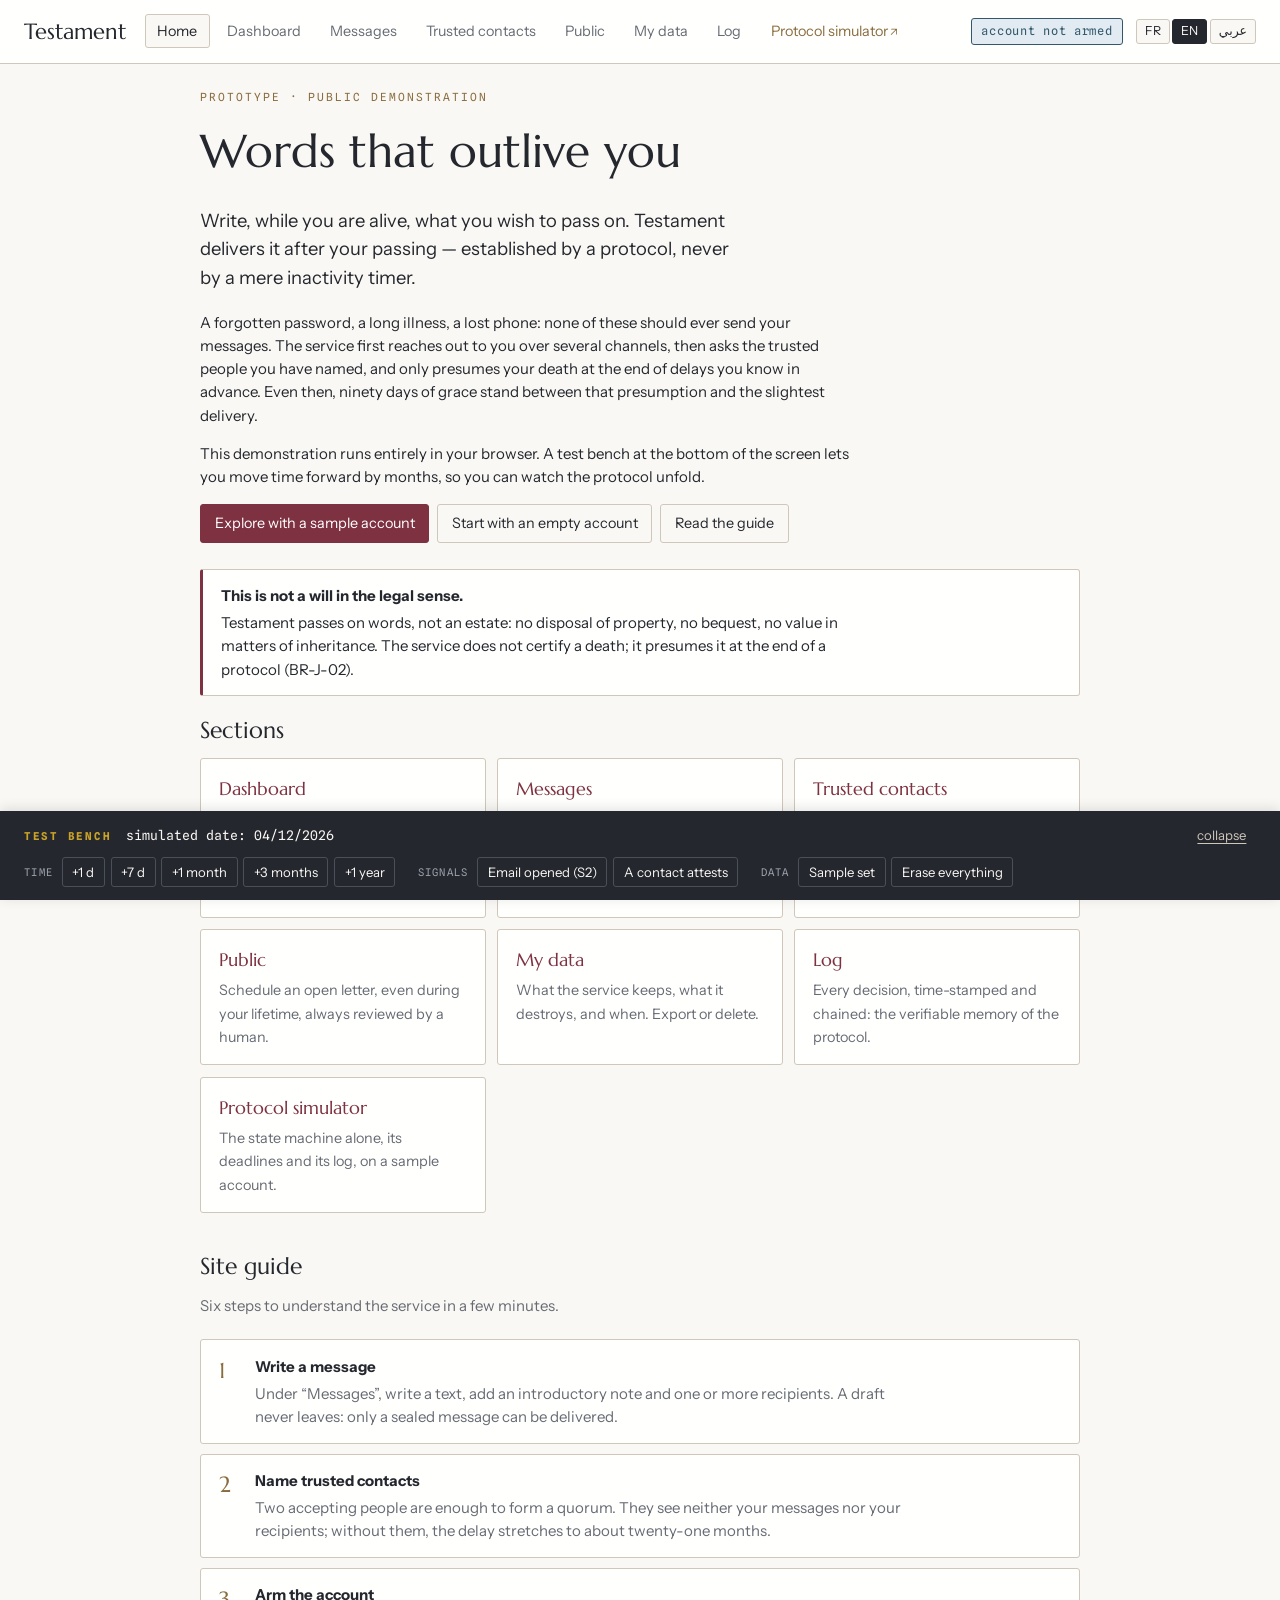
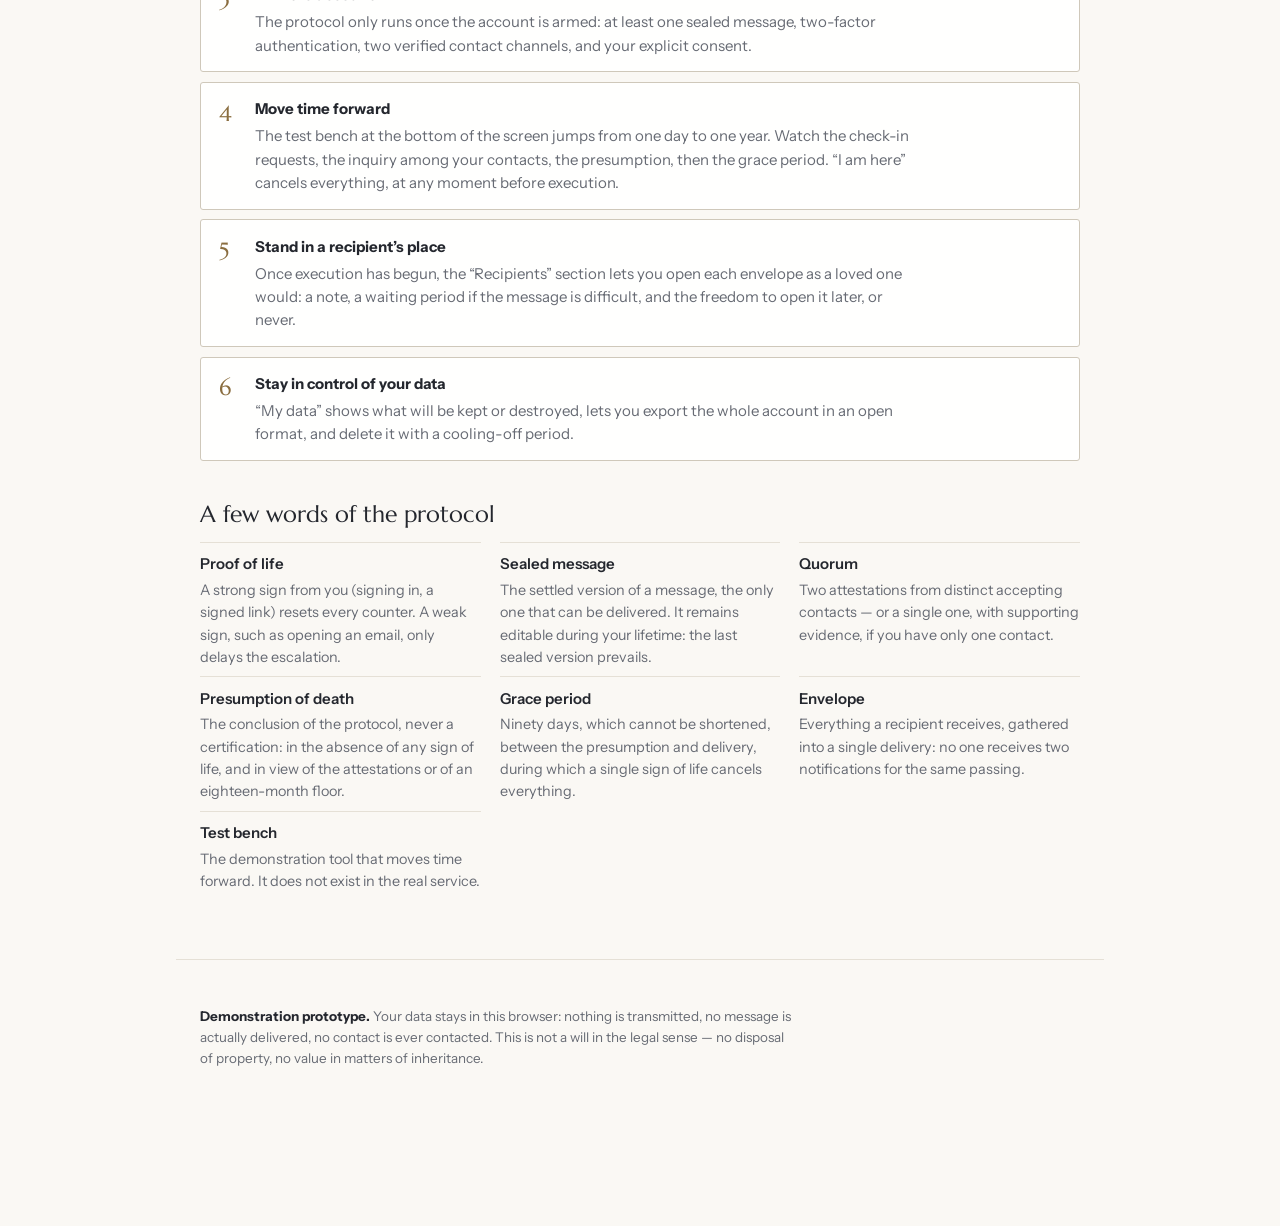
<file: index.html>
<!doctype html>
<html lang="fr" dir="ltr">
<head>
<meta charset="utf-8">
<meta name="viewport" content="width=device-width, initial-scale=1">
<title>Testament — messages délivrés après une disparition</title>
<meta name="description" content="Testament : écrire de son vivant des messages délivrés après un décès présumé par un protocole de preuve de vie — jamais par un simple compteur d’inactivité. Démonstration en français, anglais et arabe.">
<meta name="theme-color" content="#7E3140">
<link rel="canonical" href="https://hbakkaoui-hash.github.io/testament-site/">
<link rel="alternate" hreflang="fr" href="https://hbakkaoui-hash.github.io/testament-site/?lang=fr">
<link rel="alternate" hreflang="en" href="https://hbakkaoui-hash.github.io/testament-site/?lang=en">
<link rel="alternate" hreflang="ar" href="https://hbakkaoui-hash.github.io/testament-site/?lang=ar">
<link rel="alternate" hreflang="x-default" href="https://hbakkaoui-hash.github.io/testament-site/">
<meta property="og:type" content="website">
<meta property="og:site_name" content="Testament">
<meta property="og:title" content="Testament — messages délivrés après une disparition">
<meta property="og:description" content="Des mots écrits de son vivant, délivrés après une disparition constatée par un protocole de preuve de vie. Prototype de démonstration.">
<meta property="og:url" content="https://hbakkaoui-hash.github.io/testament-site/">
<meta property="og:locale" content="fr_FR">
<meta property="og:locale:alternate" content="en_GB">
<meta property="og:locale:alternate" content="ar_AR">
<meta name="twitter:card" content="summary">
<link rel="icon" href="data:image/svg+xml,%3Csvg xmlns='http://www.w3.org/2000/svg' viewBox='0 0 32 32'%3E%3Crect width='32' height='32' rx='4' fill='%237E3140'/%3E%3Cpath d='M9 11h14M16 11v13' stroke='%23FAF8F4' stroke-width='2.4' stroke-linecap='round'/%3E%3C/svg%3E">
<link rel="preconnect" href="https://fonts.googleapis.com">
<link rel="preconnect" href="https://fonts.gstatic.com" crossorigin>
<link rel="stylesheet" href="https://fonts.googleapis.com/css2?family=Marcellus&family=Instrument+Sans:wght@400;500;600&family=Spline+Sans+Mono:wght@400;500&display=swap">
<link rel="stylesheet" href="./styles.css">
<script type="application/ld+json">
{"@context":"https://schema.org","@type":"WebApplication","name":"Testament","url":"https://hbakkaoui-hash.github.io/testament-site/","applicationCategory":"LifestyleApplication","inLanguage":["fr","en","ar"],"description":"Prototype de démonstration : messages délivrés après un décès présumé par un protocole de preuve de vie.","isAccessibleForFree":true}
</script>
</head>
<body>

<a class="evitement" href="#vue" data-action="aller-contenu" data-i18n="commun.allerAuContenu">Aller au contenu</a>

<header class="barre">
  <a class="marque" href="#/accueil">Testament</a>
  <button class="menu-bouton" id="menu-bouton" aria-expanded="false" aria-controls="nav" data-i18n="nav.menu">Menu</button>
  <nav id="nav" data-i18n-attr="aria-label:nav.principale" aria-label="Navigation principale"></nav>
  <div class="barre-droite">
    <span class="chip" id="chip-etat">—</span>
    <div class="langues" role="group" data-i18n-attr="aria-label:nav.langue" aria-label="Langue">
      <button data-langue="fr" lang="fr" aria-pressed="false">FR</button>
      <button data-langue="en" lang="en" aria-pressed="false">EN</button>
      <button data-langue="ar" lang="ar" aria-pressed="false">عربي</button>
    </div>
  </div>
</header>

<main id="vue" tabindex="-1">
  <noscript><p>Testament : cette démonstration fonctionne dans le navigateur et demande JavaScript.
  Testament: this demonstration runs in the browser and requires JavaScript.
  هذا العرض التوضيحي يعمل داخل المتصفح ويتطلب تفعيل JavaScript.</p></noscript>
</main>

<footer class="pied">
  <p data-i18n-html="pied.avertissement"><b>Prototype de démonstration.</b> Vos données restent dans ce navigateur :
  rien n’est transmis, aucun message n’est réellement délivré, aucun contact n’est
  contacté. Ceci n’est pas un testament au sens juridique — aucune disposition
  patrimoniale, aucune valeur successorale.</p>
</footer>

<section class="banc" id="banc" data-i18n-attr="aria-label:banc.titre" aria-label="Banc d'essai">
  <div class="banc-tete">
    <b data-i18n="banc.titre">Banc d'essai</b>
    <span id="banc-date">—</span>
    <button class="lien" id="banc-repli" aria-controls="banc-corps" aria-expanded="true" data-i18n="banc.reduire">réduire</button>
  </div>
  <div class="banc-corps" id="banc-corps">
    <div class="banc-groupe" role="group" data-i18n-attr="aria-label:banc.temps">
      <span class="banc-lib" data-i18n="banc.temps">Temps</span>
      <button data-temps="1" data-i18n="banc.plus1j">+1 j</button>
      <button data-temps="7" data-i18n="banc.plus7j">+7 j</button>
      <button data-temps="30" data-i18n="banc.plus1m">+1 mois</button>
      <button data-temps="90" data-i18n="banc.plus3m">+3 mois</button>
      <button data-temps="365" data-i18n="banc.plus1a">+1 an</button>
    </div>
    <div class="banc-groupe" role="group" data-i18n-attr="aria-label:banc.signaux">
      <span class="banc-lib" data-i18n="banc.signaux">Signaux</span>
      <button data-banc="s2" data-i18n="banc.s2">Email ouvert (S2)</button>
      <button data-banc="attester" data-i18n="banc.attester">Un contact atteste</button>
    </div>
    <div class="banc-groupe" role="group" data-i18n-attr="aria-label:banc.donnees">
      <span class="banc-lib" data-i18n="banc.donnees">Données</span>
      <button data-banc="exemple" data-i18n="banc.exemple">Jeu d'exemple</button>
      <button data-banc="raz" data-i18n="banc.raz">Tout effacer</button>
    </div>
  </div>
</section>

<div class="notif" id="notif" role="status" aria-live="polite" hidden></div>

<script type="module" src="./app.js"></script>
</body>
</html>
</file>
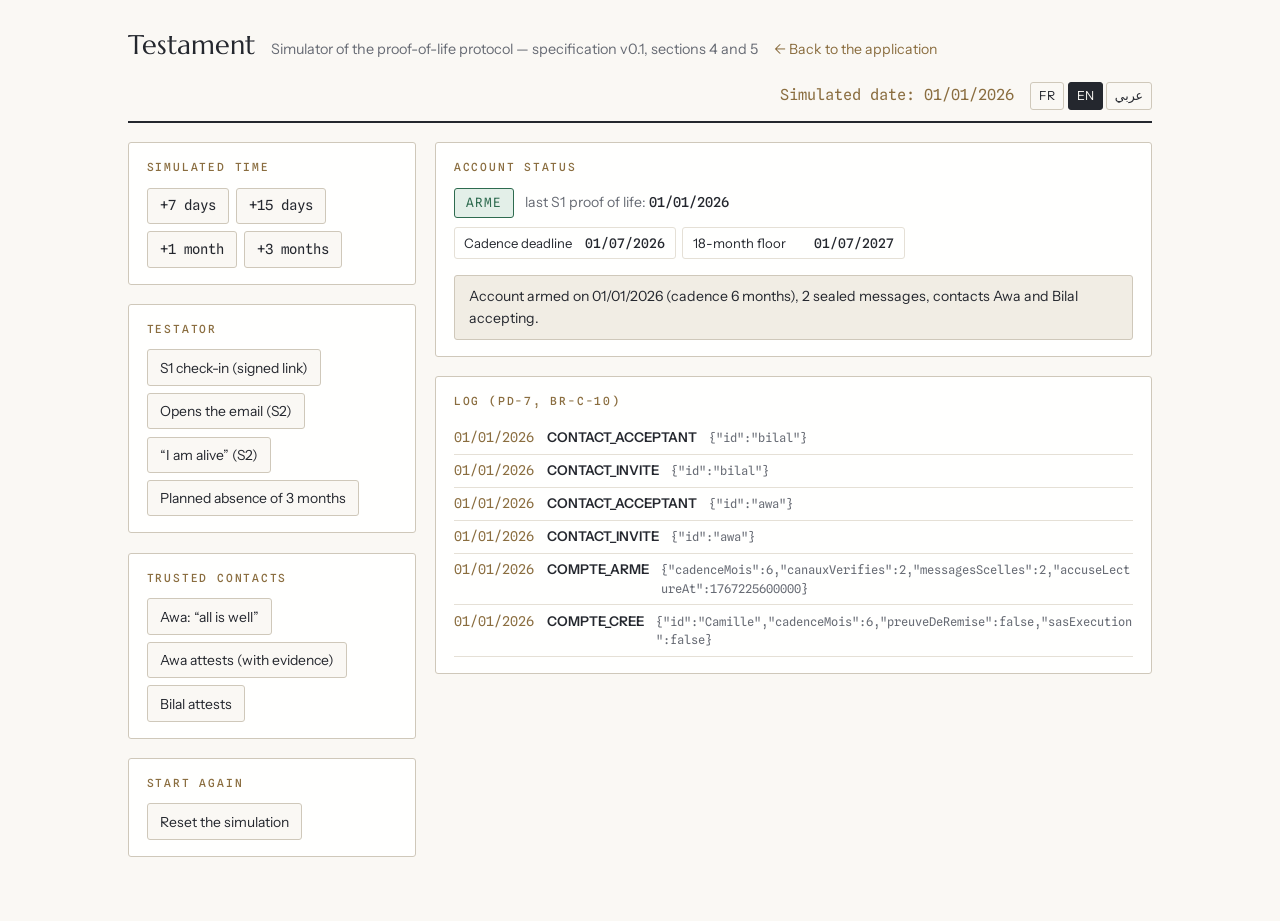
<file: demo/index.html>
<!doctype html>
<html lang="fr" dir="ltr">
<head>
<meta charset="utf-8">
<meta name="viewport" content="width=device-width, initial-scale=1">
<title data-i18n="demo.titrePage">Testament · Simulateur du protocole (autonome)</title>
<meta name="description" content="Simulateur du protocole de preuve de vie de Testament : sollicitations, enquête, quorum, période de grâce, exécution.">
<link rel="preconnect" href="https://fonts.googleapis.com">
<link rel="preconnect" href="https://fonts.gstatic.com" crossorigin>
<link rel="stylesheet" href="https://fonts.googleapis.com/css2?family=Marcellus&family=Instrument+Sans:wght@400;500;600&family=Spline+Sans+Mono:wght@400;500&display=swap">
<style>
  :root {
    --paper: #FAF8F4;
    --surface: #FFFFFE;
    --ink: #24272E;
    --muted: #676B74;
    --accent: #7E3140;
    --laiton: #8A6D3F;
    --line: #E5E0D6;
    --line-strong: #CFC8BA;
    --ok: #2E6B4F;
    --warn: #8A5B1E;
    --crit: #8C2F2F;
    --code-bg: #F1EDE4;
  }
  * { box-sizing: border-box; }
  body {
    margin: 0; background: var(--paper); color: var(--ink);
    font-family: "Instrument Sans", "Segoe UI", system-ui, sans-serif;
    font-size: 15px; line-height: 1.55; padding: 1.5rem 1.25rem 4rem;
  }
  .wrap { max-width: 64rem; margin: 0 auto; }
  header { display: flex; align-items: baseline; gap: 1rem; flex-wrap: wrap; border-bottom: 2px solid var(--ink); padding-bottom: .7rem; margin-bottom: 1.2rem; }
  h1 { font-family: "Marcellus", Georgia, serif; font-weight: 400; font-size: 1.7rem; margin: 0; }
  .sous { color: var(--muted); font-size: .9rem; }
  .date { margin-inline-start: auto; font-family: "Spline Sans Mono", monospace; font-size: .95rem; color: var(--laiton); }

  .grille { display: grid; grid-template-columns: 18rem 1fr; gap: 1.2rem; align-items: start; }
  @media (max-width: 780px) { .grille { grid-template-columns: 1fr; } }

  .carte { background: var(--surface); border: 1px solid var(--line-strong); border-radius: 3px; padding: 1rem 1.1rem; }
  .carte h2 { font-family: "Spline Sans Mono", monospace; font-size: .7rem; letter-spacing: .16em; text-transform: uppercase; color: var(--laiton); margin: 0 0 .7rem; font-weight: 500; }
  .carte + .carte { margin-top: 1.2rem; }

  .btns { display: flex; flex-wrap: wrap; gap: .45rem; }
  button {
    font: inherit; font-size: .87rem; cursor: pointer;
    background: var(--paper); color: var(--ink);
    border: 1px solid var(--line-strong); border-radius: 3px; padding: .4rem .75rem;
  }
  button:hover { border-color: var(--accent); color: var(--accent); }
  button.temps { font-family: "Spline Sans Mono", monospace; }

  .etat-ligne { display: flex; align-items: center; gap: .7rem; margin-bottom: .6rem; flex-wrap: wrap; }
  .chip {
    font-family: "Spline Sans Mono", monospace; font-size: .8rem; letter-spacing: .08em;
    padding: .25rem .7rem; border-radius: 3px; border: 1px solid var(--line-strong); background: var(--code-bg);
  }
  .chip[data-etat="ARME"] { color: var(--ok); border-color: var(--ok); background: #E3EFE8; }
  .chip[data-etat="SOLLICITATION"], .chip[data-etat="ENQUETE"], .chip[data-etat="VEILLE_LONGUE"] { color: var(--warn); border-color: var(--warn); background: #F5EBDB; }
  .chip[data-etat="PRESUME_DECEDE"], .chip[data-etat="EN_EXECUTION"], .chip[data-etat="EXECUTE"], .chip[data-etat="EN_LIQUIDATION"], .chip[data-etat="SUPPRIME"] { color: var(--crit); border-color: var(--crit); background: #F5E3E1; }
  .chip[data-etat="EN_PAUSE"], .chip[data-etat="NOUVEAU"], .chip[data-etat="DESARME"] { color: #33586E; border-color: #33586E; background: #E2EBF1; }
  .kv { color: var(--muted); font-size: .88rem; }
  .kv b { color: var(--ink); font-weight: 500; font-family: "Spline Sans Mono", monospace; font-size: .85rem; }

  #echeances { display: grid; grid-template-columns: repeat(auto-fill, minmax(12rem, 1fr)); gap: .4rem; margin-top: .6rem; }
  .ech { display: flex; justify-content: space-between; gap: .6rem; border: 1px solid var(--line); border-radius: 3px; padding: .3rem .6rem; font-size: .82rem; }
  .ech b { font-family: "Spline Sans Mono", monospace; font-weight: 500; }
  .ech.passee { opacity: .45; text-decoration: line-through; }

  .pli { border: 1px solid var(--line); border-radius: 3px; padding: .55rem .75rem; margin-bottom: .5rem; }
  .pli-tete { display: flex; align-items: baseline; gap: .6rem; flex-wrap: wrap; margin-bottom: .45rem; }
  .pli-meta { color: var(--muted); font-size: .8rem; }
  .pli-etat {
    font-family: "Spline Sans Mono", monospace; font-size: .72rem; letter-spacing: .06em;
    padding: .1rem .45rem; border-radius: 2px; border: 1px solid var(--line-strong); background: var(--code-bg);
  }
  .pli-etat[data-etat="LU"] { color: var(--ok); border-color: var(--ok); background: #E3EFE8; }
  .pli-etat[data-etat="NOTIFIE"], .pli-etat[data-etat="SAS_OUVERT"] { color: var(--warn); border-color: var(--warn); background: #F5EBDB; }
  .pli-etat[data-etat="REFUSE"], .pli-etat[data-etat="NON_DELIVRE"], .pli-etat[data-etat="EXPIRE"], .pli-etat[data-etat="EFFACE"] { color: var(--crit); border-color: var(--crit); background: #F5E3E1; }
  .pli .btns button { font-size: .8rem; padding: .25rem .55rem; }

  #msg { margin: 1rem 0 0; padding: .6rem .9rem; border-radius: 3px; border: 1px solid var(--line-strong); background: var(--code-bg); font-size: .88rem; min-height: 2.3rem; }
  #msg.erreur { border-color: var(--crit); color: var(--crit); background: #F5E3E1; }

  #journal { list-style: none; margin: .4rem 0 0; padding: 0; max-height: 24rem; overflow-y: auto; }
  #journal li { display: flex; gap: .8rem; align-items: baseline; padding: .35rem 0; border-bottom: 1px solid var(--line); font-size: .84rem; }
  .jat { font-family: "Spline Sans Mono", monospace; color: var(--laiton); flex: none; }
  .jtype { font-weight: 600; flex: none; }
  .jdata { color: var(--muted); font-family: "Spline Sans Mono", monospace; font-size: .75rem; overflow-wrap: anywhere; }
  .retour { color: var(--laiton); font-size: .88rem; text-decoration: none; }
  .retour:hover { color: var(--accent); }
  .langues { display: flex; gap: .2rem; }
  .langues button { font-size: .78rem; padding: .2rem .5rem; }
  .langues button[aria-pressed="true"] { background: var(--ink); color: var(--paper); border-color: var(--ink); }
  button:focus-visible, a:focus-visible { outline: 2px solid var(--accent); outline-offset: 2px; }
  /* Arabe : polices dédiées, pas d'espacement ni de capitales forcées (elles cassent la liaison des lettres). */
  :lang(ar) body, :lang(ar) button { font-family: "Tajawal", "Noto Sans Arabic", system-ui, sans-serif; }
  :lang(ar) h1 { font-family: "Amiri", "Noto Naskh Arabic", serif; }
  :lang(ar) .carte h2 { font-family: "Tajawal", system-ui, sans-serif; letter-spacing: 0; text-transform: none; font-size: .85rem; }
  [dir="rtl"] .retour { unicode-bidi: plaintext; }
</style>
</head>
<body>
<div class="wrap">
  <header>
    <h1>Testament</h1>
    <span class="sous" data-i18n="demo.sous">Simulateur du protocole de preuve de vie — spécification v0.1, sections 4 et 5</span>
    <a class="retour" href="../" data-i18n="demo.retourApp">← Retour à l’application</a>
    <span class="date"><span data-i18n="demo.dateSimulee">Date simulée :</span> <span id="date">—</span></span>
    <div class="langues" role="group" aria-label="Langue / Language / اللغة">
      <button data-langue="fr" lang="fr" aria-pressed="false">FR</button>
      <button data-langue="en" lang="en" aria-pressed="false">EN</button>
      <button data-langue="ar" lang="ar" aria-pressed="false">عربي</button>
    </div>
  </header>

  <div class="grille">
    <div>
      <div class="carte">
        <h2 data-i18n="demo.tempsSimule">Temps simulé</h2>
        <div class="btns">
          <button class="temps" id="btn-7j" data-i18n="demo.plus7j">+7 jours</button>
          <button class="temps" id="btn-15j" data-i18n="demo.plus15j">+15 jours</button>
          <button class="temps" id="btn-1m" data-i18n="demo.plus1m">+1 mois</button>
          <button class="temps" id="btn-3m" data-i18n="demo.plus3m">+3 mois</button>
        </div>
      </div>
      <div class="carte">
        <h2 data-i18n="demo.testateur">Testateur</h2>
        <div class="btns">
          <button id="btn-s1" data-i18n="demo.s1">Check-in S1 (lien signé)</button>
          <button id="btn-s2" data-i18n="demo.s2">Ouvre l'email (S2)</button>
          <button id="btn-s2exp" data-i18n="demo.s2exp">« Je suis vivant » (S2)</button>
          <button id="btn-pause" data-i18n="demo.pause">Absence programmée 3 mois</button>
        </div>
      </div>
      <div class="carte">
        <h2 data-i18n="demo.contacts">Contacts de confiance</h2>
        <div class="btns">
          <button id="btn-vivant" data-i18n="demo.vivant">Awa : « il va bien »</button>
          <button id="btn-awa" data-i18n="demo.awa">Awa atteste (avec pièce)</button>
          <button id="btn-bilal" data-i18n="demo.bilal">Bilal atteste</button>
        </div>
      </div>
      <div class="carte">
        <h2 data-i18n="demo.repartir">Repartir de zéro</h2>
        <div class="btns">
          <button id="btn-reset" data-i18n="demo.reset">Réinitialiser la simulation</button>
        </div>
      </div>
    </div>

    <div>
      <div class="carte">
        <h2 data-i18n="demo.etatCompte">État du compte</h2>
        <div class="etat-ligne">
          <span class="chip" id="etat" data-etat="ARME">ARME</span>
          <span class="kv"><span data-i18n="demo.derniereS1">dernière preuve de vie S1 :</span> <b id="activite">—</b></span>
        </div>
        <div id="echeances"></div>
        <div id="msg" role="status" aria-live="polite" data-i18n="demo.chargement">Chargement…</div>
      </div>
      <div class="carte" id="carte-plis" hidden>
        <h2 data-i18n="demo.plisTitre">Exécution — plis destinataires (module D)</h2>
        <div id="plis"></div>
      </div>
      <div class="carte">
        <h2 data-i18n="demo.journalTitre">Journal (PD-7, BR-C-10)</h2>
        <ul id="journal"></ul>
      </div>
    </div>
  </div>
</div>
<script type="module">
// ——— paquets/protocole/src/horloge.js ———
// Horloge injectable — aucune fonction du domaine n'appelle Date.now().
// Le temps est toujours passé en paramètre (ts en millisecondes UTC).

function ajouterJours(ts, jours) {
  return ts + jours * 86_400_000;
}

// Arithmétique calendaire réelle : 31 janv + 1 mois → 28/29 févr (jour clampé).
function ajouterMois(ts, mois) {
  const d = new Date(ts);
  const cible = new Date(Date.UTC(
    d.getUTCFullYear(), d.getUTCMonth() + mois, 1,
    d.getUTCHours(), d.getUTCMinutes(), d.getUTCSeconds(), d.getUTCMilliseconds(),
  ));
  const dernierJour = new Date(Date.UTC(cible.getUTCFullYear(), cible.getUTCMonth() + 1, 0)).getUTCDate();
  cible.setUTCDate(Math.min(d.getUTCDate(), dernierJour));
  return cible.getTime();
}

function creerHorloge(departISO = '2026-01-01T00:00:00Z') {
  let t = Date.parse(departISO);
  return {
    maintenant: () => t,
    avancerJours(jours) { t = ajouterJours(t, jours); return t; },
    avancerMois(mois) { t = ajouterMois(t, mois); return t; },
    allerA(iso) { t = Date.parse(iso); return t; },
  };
}

// ——— paquets/protocole/src/journal.js ———
// Journal chaîné (RG-C8) : chaque entrée porte l'empreinte de la précédente,
// toute falsification a posteriori casse la chaîne.
// La fonction de hachage est injectable ; le défaut (djb2) n'est PAS
// cryptographique — côté serveur, il sera remplacé par SHA-256.

function hachageDefaut(chaine) {
  let h = 5381;
  for (let i = 0; i < chaine.length; i++) {
    h = ((h << 5) + h + chaine.charCodeAt(i)) | 0;
  }
  return (h >>> 0).toString(16).padStart(8, '0');
}

function empreinteDe(precedent, entree, hachage) {
  return hachage(precedent + JSON.stringify([entree.seq, entree.at, entree.type, entree.donnees]));
}

function consigner(journal, { at, type, donnees = {} }, hachage = hachageDefaut) {
  const dernier = journal.length ? journal[journal.length - 1] : null;
  const precedent = dernier ? dernier.empreinte : 'GENESE';
  // La numérotation suit la dernière entrée : elle reste monotone après une
  // troncature, où les seq conservés ne partent plus de zéro.
  const entree = { seq: dernier ? dernier.seq + 1 : 0, at, type, donnees, precedent };
  entree.empreinte = empreinteDe(precedent, entree, hachage);
  journal.push(entree);
  return entree;
}

function verifierJournal(journal, hachage = hachageDefaut) {
  // Un journal tronqué (BR-E-05) commence sur une entrée dont le précédent a
  // été supprimé : on l'accepte comme ancre et on vérifie la suite.
  let precedent = journal.length ? journal[0].precedent : 'GENESE';
  for (const entree of journal) {
    if (entree.precedent !== precedent) return { valide: false, seq: entree.seq };
    if (empreinteDe(precedent, entree, hachage) !== entree.empreinte) return { valide: false, seq: entree.seq };
    precedent = entree.empreinte;
  }
  return { valide: true };
}

// Troncature du journal après sa durée de conservation (BR-E-05).
// Les entrées retirées laissent une ancre : la chaîne repart de l'empreinte de
// la dernière entrée supprimée, ce qui reste vérifiable sans prétendre que rien
// n'a été retiré.
function tronquerJournal(journal, { avantLe, at }, hachage = hachageDefaut) {
  const gardees = journal.filter((e) => e.at >= avantLe);
  const retirees = journal.length - gardees.length;
  if (retirees === 0) return 0;
  const derniere = journal[retirees - 1];
  journal.length = 0;
  journal.push(...gardees);
  consigner(journal, {
    at,
    type: 'JOURNAL_TRONQUE',
    donnees: { avantLe, entreesRetirees: retirees, derniereEmpreinteRetiree: derniere.empreinte },
  }, hachage);
  return retirees;
}

// ——— paquets/protocole/src/contacts.js ———
// Contacts de confiance — BR-A-11 à BR-A-17 de la spécification v0.1.
// Acceptation explicite, renonciation libre, 5 au maximum. Un contact n'a
// jamais accès aux contenus ni aux destinataires — le module n'expose
// d'ailleurs aucune API dans ce sens (BR-A-12).


const CONTACTS_MAX = 5; // BR-A-15

function noterContact(compte, at, type, donnees) {
  consigner(compte.journal, { at, type, donnees }, compte._hachage);
}

function contactsAcceptants(compte) {
  return compte.contacts.filter((c) => c.statut === 'ACCEPTANT');
}

function inviterContact(compte, { id, nom, email, at }) {
  const comptabilises = compte.contacts.filter((c) => c.statut !== 'RENONCE');
  if (comptabilises.length >= CONTACTS_MAX) throw new Error('5 contacts de confiance maximum (BR-A-15)');
  if (compte.contacts.some((c) => c.id === id && c.statut !== 'RENONCE')) throw new Error('contact déjà invité');
  compte.contacts.push({ id, nom, email, statut: 'EN_ATTENTE', inviteLe: at });
  noterContact(compte, at, 'CONTACT_INVITE', { id });
}

// BR-A-11 : tant qu'il n'a pas accepté, il n'est pas comptabilisé dans le quorum.
function accepterInvitation(compte, { id, at }) {
  const contact = compte.contacts.find((c) => c.id === id && c.statut === 'EN_ATTENTE');
  if (!contact) throw new Error('invitation introuvable');
  contact.statut = 'ACCEPTANT';
  contact.accepteLe = at;
  noterContact(compte, at, 'CONTACT_ACCEPTANT', { id });
}

function refuserInvitation(compte, { id, at }) {
  const index = compte.contacts.findIndex((c) => c.id === id && c.statut === 'EN_ATTENTE');
  if (index === -1) throw new Error('invitation introuvable');
  compte.contacts.splice(index, 1); // purge immédiate des données du tiers
  noterContact(compte, at, 'CONTACT_REFUS_PURGE', { id });
}

// BR-A-13 : renonciation à tout moment, sans justification, testateur informé.
function renoncerContact(compte, { id, at }) {
  const contact = compte.contacts.find((c) => c.id === id && c.statut === 'ACCEPTANT');
  if (!contact) throw new Error('contact acceptant introuvable');
  contact.statut = 'RENONCE';
  contact.renonceLe = at;
  noterContact(compte, at, 'CONTACT_RENONCE', { id, testateurNotifie: true });
}

// ——— paquets/protocole/src/compte.js ———
// Machine à états du compte — implémente le protocole de preuve de vie de la
// spécification v0.1 (docs/specifications-v0.1.md), sections 4.2 à 4.4.
// Les codes BR-* cités renvoient aux règles métier du document de référence.
// Tout le temps est injecté (paramètre `at`) ; toute transition est journalisée.


const ETATS = Object.freeze({
  NOUVEAU: 'NOUVEAU',
  ARME: 'ARME',
  EN_PAUSE: 'EN_PAUSE',
  SOLLICITATION: 'SOLLICITATION',
  ENQUETE: 'ENQUETE',
  VEILLE_LONGUE: 'VEILLE_LONGUE',
  PRESUME_DECEDE: 'PRESUME_DECEDE',
  EN_EXECUTION: 'EN_EXECUTION',
  EXECUTE: 'EXECUTE',
  EN_LIQUIDATION: 'EN_LIQUIDATION',
  DESARME: 'DESARME',
  SUPPRIME: 'SUPPRIME',
});

const CADENCES_MOIS = [1, 3, 6, 12];          // 4.2 — cadence de check-in
const OFFSETS_SOLLICITATIONS = [0, 14, 28, 42, 56];  // Phase 1 : J+0 … J+56
const ENQUETE_JOUR = 56;                             // Phase 2
const DECISION_JOUR = 86;                            // Phase 3
const S2_DECALAGE_JOURS = 30;                        // BR-C-04
const VIVANT_SUSPENSION_JOURS = 60;                  // Phase 2, réponse « il va bien »
const GRACE_JOURS = 90;                              // BR-C-06 — non réductible
const PLANCHER_INACTIVITE_MOIS = 18;                 // BR-C-05
const VEILLE_REENQUETE_MOIS = 6;                     // Phase 3, retour en veille
const VEILLE_ENQUETE_JOURS = 30;
const VERIF_RENFORCEE_JOURS = 30;                    // chemin accéléré
const VERIF_RENFORCEE_PAS_JOURS = 5;
const LIQUIDATION_JOURS = 90;                        // BR-E-01
const PAUSE_MAX_MOIS = 12;                           // BR-C-07
const PAUSE_RENOUVELLEMENTS_MAX = 1;
const ATTESTATION_INTERVALLE_MOIS = 12;              // BR-C-14
const INDISPONIBILITE_SEUIL_JOURS = 7;               // BR-C-13 : au-delà, les compteurs sont décalés
const CANAUX = ['email', 'email2', 'push', 'sms'];

// Les délais que le sas re-vérifie par un autre chemin (AD-12). Les chiffres
// n'existent qu'ici (AP-7) ; le code qui les applique, lui, est distinct.
const DELAIS = Object.freeze({ GRACE_JOURS, PLANCHER_INACTIVITE_MOIS });

const SIGNAUX_S1 = new Set(['CONNEXION', 'LIEN_SIGNE', 'ACTION_APP']); // S1 — preuve forte
const ETATS_IRREVERSIBLES = [ETATS.EN_EXECUTION, ETATS.EXECUTE, ETATS.EN_LIQUIDATION, ETATS.SUPPRIME];
const ETATS_PROTOCOLE = [ETATS.ARME, ETATS.SOLLICITATION, ETATS.ENQUETE, ETATS.VEILLE_LONGUE, ETATS.PRESUME_DECEDE];
// Comptes dont le protocole court : chacun doit avoir une échéance future (AD-8).
const ETATS_SOUS_PROTOCOLE = Object.freeze([...ETATS_PROTOCOLE, ETATS.EN_PAUSE]);

// Les garde-fous du socle serveur sont portés par le compte lui-même (§11) :
// - preuveDeRemise (AD-13) : pas d'enquête ni de présomption accélérée sans
//   sollicitations effectivement remises sur deux canaux distincts ;
// - sasExecution (AD-12) : la fin de la grâce DEMANDE l'exécution, seule une
//   confirmation passée par le sas la fait démarrer.
// Désactivés pour le prototype local, qui n'a pas de fournisseur d'envoi.
function creerCompte({ id, at, cadenceMois = 6, hachage, preuveDeRemise = false, sasExecution = false } = {}) {
  if (!CADENCES_MOIS.includes(cadenceMois)) {
    throw new Error(`cadence de check-in parmi ${CADENCES_MOIS.join('/')} mois (4.2)`);
  }
  const compte = {
    id,
    creeLe: at,
    etat: ETATS.NOUVEAU,
    regles: { cadenceMois, preuveDeRemise: preuveDeRemise === true, sasExecution: sasExecution === true },
    armement: null,        // { at, canauxVerifies, messagesScelles }
    derniereS1: null,
    decalageS1: 0,         // jours neutralisés par incident depuis la dernière S1 (BR-C-13)
    indisponibilites: [],  // identifiants des incidents déjà pris en compte
    vivantSuccessifs: 0,   // réponses « il va bien » sans S1 entre elles
    cycle: null,           // { debut, decalage, s2Utilise, relances, enqueteOuverte }
    veille: null,          // { ouverteLe, prochaineEnquete, enquete: {decisionAt}|null }
    verifRenforcee: null,  // { debut, fin, relancesEmises, signal }
    presomption: null,     // { at, voie, graceFinAt, notifsEmises }
    pause: null,           // { jusquau, renouvellements }
    liquidation: null,     // { finAt }
    attestations: [],      // { contactId, piece, at, invalideeAt }
    contacts: [],
    journal: [],
    _hachage: hachage,
  };
  noterCompte(compte, at, 'COMPTE_CREE', { id, cadenceMois, preuveDeRemise: compte.regles.preuveDeRemise, sasExecution: compte.regles.sasExecution });
  return compte;
}

function noterCompte(compte, at, type, donnees = {}) {
  consigner(compte.journal, { at, type, donnees }, compte._hachage);
}

// Échéance comptée depuis le dernier signe de vie : `mois` calendaires, plus
// les jours neutralisés par un incident. La date de la S1 elle-même n'est
// jamais réécrite : c'est un fait, le décalage est un calcul (AD-9).
function depuisS1(compte, mois) {
  return ajouterJours(ajouterMois(compte.derniereS1, mois), compte.decalageS1 ?? 0);
}

// ————————————————————————————————————————————————— armement (BR-C-01/02)

function armer(compte, { at, auth = {}, canauxVerifies = 0, messagesScelles = 0, accuseLecture = false }) {
  if (compte.etat !== ETATS.NOUVEAU && compte.etat !== ETATS.DESARME) {
    throw new Error('armement possible depuis un compte nouveau ou désarmé');
  }
  if (auth.deuxFacteurs !== true) throw new Error('armement : 2FA active requise (BR-C-01, BR-A-02)');
  if (canauxVerifies < 2) throw new Error('armement : deux canaux vérifiés distincts requis (BR-A-03)');
  if (messagesScelles < 1) throw new Error('armement : au moins un message scellé requis (BR-C-01)');
  if (accuseLecture !== true) throw new Error('armement : accusé de lecture du protocole requis (BR-C-02)');
  compte.etat = ETATS.ARME;
  compte.armement = { at, canauxVerifies, messagesScelles };
  compte.derniereS1 = at;
  compte.decalageS1 = 0;
  noterCompte(compte, at, 'COMPTE_ARME', { cadenceMois: compte.regles.cadenceMois, canauxVerifies, messagesScelles, accuseLectureAt: at });
}

function desarmer(compte, { at, auth = {} }) {
  if (compte.etat !== ETATS.ARME) throw new Error('désarmement possible depuis un compte armé serein');
  if (auth.deuxFacteurs !== true) throw new Error('désarmement : 2FA requise (BR-A-06)');
  compte.etat = ETATS.DESARME;
  noterCompte(compte, at, 'COMPTE_DESARME', {});
}

// Raccourcir la cadence est immédiat ; l'allonger exige une 2FA (4.2).
function changerCadence(compte, { cadenceMois, at, auth = {} }) {
  if (!CADENCES_MOIS.includes(cadenceMois)) {
    throw new Error(`cadence de check-in parmi ${CADENCES_MOIS.join('/')} mois (4.2)`);
  }
  if (cadenceMois > compte.regles.cadenceMois && auth.deuxFacteurs !== true) {
    throw new Error('allonger la cadence exige une confirmation 2FA (4.2)');
  }
  const avant = compte.regles.cadenceMois;
  compte.regles.cadenceMois = cadenceMois;
  noterCompte(compte, at, 'CADENCE_MODIFIEE', { avant, apres: cadenceMois });
}

// ————————————————————————————————————————————————— signaux (4.2, BR-C-03/04)

// S1 — preuve de vie forte : réinitialise tout, sans exception (PD-3, BR-C-03).
function signalS1(compte, { type = 'CONNEXION', at }) {
  if (!SIGNAUX_S1.has(type)) throw new Error(`signal S1 parmi : ${[...SIGNAUX_S1].join(', ')}`);
  if (ETATS_IRREVERSIBLES.includes(compte.etat)) {
    throw new Error("l'exécution est irréversible : aucun signal ne l'arrête (BR-D-01)");
  }
  const annulePresomption = compte.etat === ETATS.PRESUME_DECEDE;
  if (compte.pause) {
    compte.pause = null;
    noterCompte(compte, at, 'PAUSE_INTERROMPUE', {});
  }
  if (annulePresomption) {
    noterCompte(compte, at, 'PRESOMPTION_ANNULEE', { par: 'S1' });
    communiquerAttestants(compte, at); // BR-A-17
  }
  invaliderAttestations(compte, at);
  compte.vivantSuccessifs = 0;
  compte.cycle = null;
  compte.veille = null;
  compte.verifRenforcee = null;
  compte.presomption = null;
  if (ETATS_PROTOCOLE.includes(compte.etat) || compte.etat === ETATS.EN_PAUSE) {
    compte.etat = ETATS.ARME;
  }
  compte.derniereS1 = at;
  compte.decalageS1 = 0;
  noterCompte(compte, at, 'SIGNE_DE_VIE_S1', { type });
  return { compteurReinitialise: true, presomptionAnnulee: annulePresomption };
}

// S2 — signal faible : ne réinitialise jamais le compteur (BR-C-04).
function signalS2(compte, { type = 'OUVERTURE_EMAIL', at, explicite = false }) {
  if (ETATS_IRREVERSIBLES.includes(compte.etat)) {
    throw new Error("l'exécution est irréversible : aucun signal ne l'arrête (BR-D-01)");
  }
  if (compte.etat === ETATS.PRESUME_DECEDE) {
    if (!explicite) {
      noterCompte(compte, at, 'S2_RECU', { type, effet: 'AUCUN' });
      return { effet: 'AUCUN' };
    }
    // Phase 4 : un S2 explicite (« je suis vivant ») annule la présomption,
    // mais ne réinitialise pas le compteur : un check-in S1 est redemandé.
    noterCompte(compte, at, 'PRESOMPTION_ANNULEE', { par: 'S2_EXPLICITE' });
    communiquerAttestants(compte, at); // BR-A-17
    invaliderAttestations(compte, at);
    compte.presomption = null;
    ouvrirSollicitation(compte, at, at, 'APRES_ANNULATION_S2');
    return { effet: 'PRESOMPTION_ANNULEE' };
  }
  if (compte.verifRenforcee) {
    compte.verifRenforcee.signal = true; // brise le « silence total » du chemin accéléré
    noterCompte(compte, at, 'S2_RECU', { type, effet: 'VERIFICATION_INTERROMPUE' });
    return { effet: 'VERIFICATION_INTERROMPUE' };
  }
  if (compte.cycle && !compte.cycle.s2Utilise) {
    compte.cycle.s2Utilise = true;
    compte.cycle.decalage += S2_DECALAGE_JOURS;
    noterCompte(compte, at, 'S2_DECALAGE', { type, jours: S2_DECALAGE_JOURS });
    return { effet: 'DECALAGE_30_JOURS' };
  }
  noterCompte(compte, at, 'S2_RECU', { type, effet: 'AUCUN' });
  return { effet: 'AUCUN' };
}

function invaliderAttestations(compte, at) {
  for (const a of compte.attestations) {
    if (!a.invalideeAt) a.invalideeAt = at;
  }
}

// BR-A-17 : en cas de réactivation, les attestants sont nommés au testateur.
function communiquerAttestants(compte, at) {
  const attestants = compte.attestations.filter((a) => !a.invalideeAt).map((a) => a.contactId);
  if (attestants.length) noterCompte(compte, at, 'ATTESTANTS_COMMUNIQUES', { contacts: attestants });
}

// ————————————————————————————————————————————————— S3 : attestations (BR-C-08/09/14)

function attesterDeces(compte, { contactId, piece = null, at }) {
  const contact = contactsAcceptants(compte).find((c) => c.id === contactId);
  if (!contact) throw new Error('seul un contact de confiance acceptant peut attester (BR-A-11)');
  if (ETATS_IRREVERSIBLES.includes(compte.etat)) throw new Error('compte déjà en exécution');
  if (compte.etat === ETATS.NOUVEAU || compte.etat === ETATS.DESARME) {
    throw new Error('compte non armé : le protocole ne court pas (BR-C-01)');
  }
  const derniere = compte.attestations.filter((a) => a.contactId === contactId).at(-1);
  if (derniere && at < ajouterMois(derniere.at, ATTESTATION_INTERVALLE_MOIS)) {
    throw new Error('une attestation par contact et par période de 12 mois (BR-C-14)');
  }
  compte.attestations.push({ contactId, piece, at, invalideeAt: null });
  noterCompte(compte, at, 'ATTESTATION_RECUE', { contactId, piece: Boolean(piece) });

  // Chemin accéléré (4.2) : attestation proactive hors enquête.
  if (compte.etat === ETATS.ARME || compte.etat === ETATS.SOLLICITATION || compte.etat === ETATS.EN_PAUSE) {
    if (quorumAtteint(compte)) {
      compte.pause = null;
      compte.cycle = null;
      compte.verifRenforcee = { debut: at, fin: ajouterJours(at, VERIF_RENFORCEE_JOURS), relancesEmises: 0, signal: false, remises: [], bloque: false };
      compte.etat = ETATS.ENQUETE;
      noterCompte(compte, at, 'VERIFICATION_RENFORCEE_OUVERTE', { fin: compte.verifRenforcee.fin });
    } else if (compte.etat === ETATS.ARME) {
      // BR-C-09 : sans quorum possible, l'attestation ne fait qu'accélérer la Phase 1.
      ouvrirSollicitation(compte, at, at, 'ATTESTATION_SANS_QUORUM');
    }
  }
  // En enquête ou en veille : comptée au point de décision. En grâce : sans
  // effet, la grâce est non réductible (BR-C-06).
}

// Réponse d'un contact à l'enquête de Phase 2 (4.2).
function repondreEnquete(compte, { contactId, reponse, piece = null, at }) {
  const contact = contactsAcceptants(compte).find((c) => c.id === contactId);
  if (!contact) throw new Error('seul un contact de confiance acceptant peut répondre (BR-A-11)');
  if (reponse === 'DECEDE') {
    attesterDeces(compte, { contactId, piece, at });
    return;
  }
  const enqueteOuverte = (compte.cycle && compte.cycle.enqueteOuverte) || (compte.veille && compte.veille.enquete) || compte.verifRenforcee;
  if (!enqueteOuverte) throw new Error('aucune enquête en cours');
  if (reponse === 'NSP') {
    noterCompte(compte, at, 'REPONSE_ENQUETE', { contactId, reponse, effet: 'AUCUN' });
    return;
  }
  if (reponse !== 'VIVANT') throw new Error('réponse parmi : VIVANT, DECEDE, NSP');
  // « Il va bien » : suspension de 60 jours ; deux réponses successives sans
  // aucun signal S1 ne suspendent plus (4.2).
  if (compte.vivantSuccessifs >= 1) {
    compte.vivantSuccessifs += 1;
    noterCompte(compte, at, 'REPONSE_ENQUETE', { contactId, reponse, effet: 'AUCUN_DEUX_SUCCESSIVES' });
    return;
  }
  compte.vivantSuccessifs += 1;
  if (compte.verifRenforcee) {
    compte.verifRenforcee.signal = true;
    noterCompte(compte, at, 'REPONSE_ENQUETE', { contactId, reponse, effet: 'VERIFICATION_INTERROMPUE' });
    return;
  }
  if (compte.cycle) compte.cycle.decalage += VIVANT_SUSPENSION_JOURS;
  if (compte.veille && compte.veille.enquete) {
    compte.veille.enquete.decisionAt = ajouterJours(compte.veille.enquete.decisionAt, VIVANT_SUSPENSION_JOURS);
  }
  noterCompte(compte, at, 'REPONSE_ENQUETE', { contactId, reponse, effet: `SUSPENSION_${VIVANT_SUSPENSION_JOURS}_JOURS` });
}

// Le quorum peut-il encore être atteint ? Deux acceptants, ou un seul qui
// joindra une pièce justificative (BR-A-14, BR-C-08).
function quorumPossible(compte) {
  return contactsAcceptants(compte).length >= 1;
}

// Quorum (BR-A-14, BR-C-08) : 2 attestations d'acceptants distincts, ou une
// seule avec pièce lorsqu'un seul contact est acceptant.
function quorumAtteint(compte) {
  const acceptants = contactsAcceptants(compte);
  const valides = compte.attestations.filter(
    (a) => !a.invalideeAt && acceptants.some((c) => c.id === a.contactId),
  );
  const distincts = new Set(valides.map((a) => a.contactId));
  if (distincts.size >= 2) return true;
  if (acceptants.length === 1 && valides.some((a) => a.piece)) return true;
  return false;
}

// ————————————————————————————————————————————————— pause (BR-C-07)

function demarrerPause(compte, { jusquau, at, auth = {} }) {
  if (compte.etat !== ETATS.ARME) throw new Error('absence programmée possible depuis un compte armé serein (BR-C-07)');
  if (auth.deuxFacteurs !== true) throw new Error('absence programmée : 2FA requise (BR-C-07)');
  if (jusquau <= at) throw new Error('échéance de pause dans le passé');
  if (jusquau > ajouterMois(at, PAUSE_MAX_MOIS)) throw new Error('absence programmée de 1 à 12 mois (BR-C-07)');
  compte.etat = ETATS.EN_PAUSE;
  compte.pause = { jusquau, renouvellements: 0 };
  noterCompte(compte, at, 'PAUSE_DEMARREE', { jusquau });
}

function renouvelerPause(compte, { jusquau, at, auth = {} }) {
  if (compte.etat !== ETATS.EN_PAUSE) throw new Error('aucune pause en cours');
  if (auth.deuxFacteurs !== true) throw new Error('absence programmée : 2FA requise (BR-C-07)');
  if (compte.pause.renouvellements >= PAUSE_RENOUVELLEMENTS_MAX) {
    throw new Error('absence programmée renouvelable une seule fois (BR-C-07)');
  }
  if (jusquau <= compte.pause.jusquau) throw new Error('le renouvellement doit prolonger la pause');
  if (jusquau > ajouterMois(at, PAUSE_MAX_MOIS)) throw new Error('absence programmée de 1 à 12 mois (BR-C-07)');
  compte.pause = { jusquau, renouvellements: compte.pause.renouvellements + 1 };
  noterCompte(compte, at, 'PAUSE_RENOUVELEE', { jusquau });
}

// ————————————————————————————————————————————————— incident (BR-C-13)

function decalerCompteurs(compte, { jours, at, motif = 'INCIDENT_SERVICE' }) {
  if (jours <= 0) throw new Error('décalage strictement positif');
  if (compte.derniereS1 != null) compte.decalageS1 = (compte.decalageS1 ?? 0) + jours;
  if (compte.cycle) compte.cycle.debut = ajouterJours(compte.cycle.debut, jours);
  if (compte.veille) {
    compte.veille.ouverteLe = ajouterJours(compte.veille.ouverteLe, jours);
    compte.veille.prochaineEnquete = ajouterJours(compte.veille.prochaineEnquete, jours);
    if (compte.veille.enquete) compte.veille.enquete.decisionAt = ajouterJours(compte.veille.enquete.decisionAt, jours);
  }
  if (compte.verifRenforcee) compte.verifRenforcee.fin = ajouterJours(compte.verifRenforcee.fin, jours);
  if (compte.presomption) compte.presomption.graceFinAt = ajouterJours(compte.presomption.graceFinAt, jours);
  noterCompte(compte, at, 'COMPTEURS_DECALES', { jours, motif });
}

// Incident de service déclaré par l'exploitation (AD-9, BR-C-13). Au-delà de
// sept jours, sa durée est neutralisée : toutes les échéances reculent
// d'autant. En deçà, il est seulement constaté. Un même incident n'est
// jamais compté deux fois.
function constaterIndisponibilite(compte, { id, debut, fin, cause = 'INCIDENT_SERVICE', at }) {
  if (typeof id !== 'string' || !id) throw new Error('indisponibilité : identifiant requis');
  if (!(Number.isFinite(debut) && Number.isFinite(fin) && fin > debut)) throw new Error('indisponibilité : période invalide');
  compte.indisponibilites ??= [];
  if (compte.indisponibilites.includes(id)) return { dejaPrise: true };
  compte.indisponibilites.push(id);
  const jours = (fin - debut) / 86_400_000;
  const aDecaler = jours > INDISPONIBILITE_SEUIL_JOURS
    && (ETATS_PROTOCOLE.includes(compte.etat) || compte.etat === ETATS.EN_PAUSE);
  noterCompte(compte, at, 'INDISPONIBILITE_CONSTATEE', { id, debut, fin, cause, jours, compteursDecales: aDecaler });
  if (aDecaler) decalerCompteurs(compte, { jours, at, motif: `INDISPONIBILITE ${id}` });
  return { dejaPrise: false, compteursDecales: aDecaler };
}

// ————————————————————————————————————————————————— remises et sas (AD-12, AD-13)

const RESULTATS_REMISE = ['REMIS', 'OUVERT', 'REBOND'];

// Accusé du fournisseur d'envoi. Seule une remise (ou une ouverture) compte :
// un envoi accepté ne prouve rien, un rebond encore moins.
function noterRemise(compte, { effet, resultat, at }) {
  if (!effet || typeof effet.type !== 'string') throw new Error('accusé de remise : effet requis (AD-13)');
  if (!RESULTATS_REMISE.includes(resultat)) throw new Error(`accusé de remise parmi : ${RESULTATS_REMISE.join(', ')}`);
  noterCompte(compte, at, 'REMISE_RECUE', {
    effet: effet.type, canal: effet.canal ?? null, contactId: effet.contactId ?? null, prevueLe: effet.prevueLe ?? null, resultat,
  });
  if (resultat === 'REBOND' || !effet.canal) return;
  // Seules comptent les remises de la phase en cours : un accusé tardif d'un
  // cycle ancien ne débloque rien.
  const ajouter = (phase) => {
    phase.remises ??= [];
    if (!phase.remises.includes(effet.canal)) phase.remises.push(effet.canal);
  };
  if (effet.type === 'SOLLICITATION' && compte.cycle && effet.prevueLe >= compte.cycle.debut) ajouter(compte.cycle);
  if (effet.type === 'RELANCE_RENFORCEE' && compte.verifRenforcee && effet.prevueLe >= compte.verifRenforcee.debut) {
    ajouter(compte.verifRenforcee);
  }
}

// Le sas a vérifié ses cinq verrous (AD-12) et, en période d'amorçage, un
// opérateur a confirmé (AD-15) : seulement alors l'exécution démarre.
function confirmerExecution(compte, { par, at }) {
  if (!compte.regles.sasExecution) throw new Error("ce compte n'a pas de sas d'exécution");
  if (compte.etat !== ETATS.PRESUME_DECEDE || !compte.presomption?.executionDemandee) {
    throw new Error("aucune demande d'exécution en attente (AD-12)");
  }
  if (typeof par !== 'string' || !par) throw new Error('confirmation nominative requise (AD-15)');
  compte.etat = ETATS.EN_EXECUTION;
  noterCompte(compte, at, 'EXECUTION_DEMARREE', {
    grace: `${GRACE_JOURS} jours révolus`, prevueLe: compte.presomption.executionDemandee, confirmePar: par,
  });
}

// ————————————————————————————————————————————————— moteur d'échéances

function ouvrirSollicitation(compte, debut, at, motif) {
  compte.cycle = { debut, decalage: 0, s2Utilise: false, relances: 0, enqueteOuverte: false, remises: [], bloque: false };
  compte.veille = null;
  compte.etat = ETATS.SOLLICITATION;
  noterCompte(compte, at, 'SOLLICITATION_OUVERTE', { motif, prevueLe: debut });
}

function ouvrirPresomption(compte, quand, at, voie) {
  compte.cycle = null;
  compte.veille = null;
  compte.verifRenforcee = null;
  compte.etat = ETATS.PRESUME_DECEDE;
  compte.presomption = { at: quand, voie, graceFinAt: ajouterJours(quand, GRACE_JOURS), notifsEmises: 0 };
  noterCompte(compte, at, 'PRESOMPTION_DECES', { voie, graceFinAt: compte.presomption.graceFinAt });
}

// Applique AU PLUS UNE transition due ; retourne true si quelque chose a changé.
function etape(compte, at) {
  // Fin de pause → check-in immédiat (BR-C-07, table 4.4)
  if (compte.etat === ETATS.EN_PAUSE && at >= compte.pause.jusquau) {
    const fin = compte.pause.jusquau;
    compte.pause = null;
    noterCompte(compte, at, 'PAUSE_TERMINEE', {});
    ouvrirSollicitation(compte, fin, at, 'FIN_PAUSE');
    return true;
  }

  // Vérification renforcée (chemin accéléré, 4.2)
  if (compte.verifRenforcee) {
    const v = compte.verifRenforcee;
    const prochaine = ajouterJours(v.debut, (v.relancesEmises + 1) * VERIF_RENFORCEE_PAS_JOURS);
    if (v.relancesEmises < 5 && at >= prochaine && prochaine < v.fin) {
      v.relancesEmises += 1;
      noterCompte(compte, at, 'RELANCE_RENFORCEE', { numero: v.relancesEmises, prevueLe: prochaine, canaux: CANAUX });
      return true;
    }
    if (at >= v.fin) {
      const versPresomption = quorumAtteint(compte) && !v.signal;
      // AD-13 : on ne présume pas un décès sur des relances que personne n'a reçues.
      if (versPresomption && compte.regles.preuveDeRemise && (v.remises ?? []).length < 2) {
        if (v.bloque) return false;
        v.bloque = true;
        noterCompte(compte, at, 'REMISE_INSUFFISANTE', { phase: 'VERIFICATION_RENFORCEE', canauxRemis: [...(v.remises ?? [])], prevueLe: v.fin });
        return true;
      }
      const quand = v.bloque ? at : v.fin; // débloqué tard : la suite part d'aujourd'hui
      compte.verifRenforcee = null;
      if (versPresomption) ouvrirPresomption(compte, quand, at, 'ACCELEREE');
      else ouvrirSollicitation(compte, quand, at, 'SORTIE_VERIFICATION_RENFORCEE');
      return true;
    }
    return false;
  }

  // Échéance de cadence → Phase 1
  if (compte.etat === ETATS.ARME && compte.derniereS1 != null) {
    const echeance = depuisS1(compte, compte.regles.cadenceMois);
    if (at >= echeance) {
      ouvrirSollicitation(compte, echeance, at, 'ECHEANCE_CADENCE');
      return true;
    }
  }

  // Phase 1 (sollicitations J+0 … J+56) puis Phase 2 (enquête) puis Phase 3 (décision)
  if (compte.cycle) {
    const c = compte.cycle;
    if (c.relances < OFFSETS_SOLLICITATIONS.length) {
      const prevue = ajouterJours(c.debut, OFFSETS_SOLLICITATIONS[c.relances] + c.decalage);
      if (at >= prevue) {
        c.relances += 1;
        noterCompte(compte, at, 'SOLLICITATION_ENVOYEE', { niveau: c.relances, prevueLe: prevue, canaux: CANAUX });
        return true;
      }
    }
    const quandEnquete = ajouterJours(c.debut, ENQUETE_JOUR + c.decalage);
    if (!c.enqueteOuverte && at >= quandEnquete) {
      // AD-13 : un silence n'en est un que si on a réussi à parler. Sans
      // remise sur deux canaux distincts, le compte n'avance pas et alerte.
      if (compte.regles.preuveDeRemise && (c.remises ?? []).length < 2) {
        if (c.bloque) return false;
        c.bloque = true;
        noterCompte(compte, at, 'REMISE_INSUFFISANTE', { phase: 'SOLLICITATION', canauxRemis: [...(c.remises ?? [])], prevueLe: quandEnquete });
        return true;
      }
      // Débloqué tard : l'enquête s'ouvre maintenant et les contacts gardent
      // leurs trente jours avant la décision.
      if (c.bloque) {
        c.decalage += (at - quandEnquete) / 86_400_000;
        c.bloque = false;
      }
      c.enqueteOuverte = true;
      compte.etat = ETATS.ENQUETE;
      noterCompte(compte, at, 'CONTACTS_SOLLICITES', {
        contacts: contactsAcceptants(compte).map((x) => x.id),
        prevueLe: ajouterJours(c.debut, ENQUETE_JOUR + c.decalage),
      });
      return true;
    }
    const quandDecision = ajouterJours(c.debut, DECISION_JOUR + c.decalage);
    if (c.enqueteOuverte && at >= quandDecision) {
      compte.cycle = null;
      if (quorumAtteint(compte)) {
        ouvrirPresomption(compte, quandDecision, at, 'QUORUM');
      } else {
        compte.etat = ETATS.VEILLE_LONGUE;
        compte.veille = {
          ouverteLe: quandDecision,
          prochaineEnquete: ajouterMois(quandDecision, VEILLE_REENQUETE_MOIS),
          enquete: null,
        };
        noterCompte(compte, at, 'VEILLE_LONGUE_OUVERTE', {
          prochaineEnquete: compte.veille.prochaineEnquete,
          plancherInactivite: depuisS1(compte, PLANCHER_INACTIVITE_MOIS),
        });
      }
      return true;
    }
    return false;
  }

  // Veille longue : ré-enquêtes semestrielles, plancher de 18 mois (BR-C-05)
  if (compte.veille) {
    const v = compte.veille;
    const plancher = depuisS1(compte, PLANCHER_INACTIVITE_MOIS);
    if (at >= plancher) {
      // Jamais avant 18 mois sans S1 ; la grâce court depuis le plus tardif
      // du plancher et de l'ouverture de la veille.
      ouvrirPresomption(compte, Math.max(plancher, v.ouverteLe), at, 'INACTIVITE_18_MOIS');
      return true;
    }
    if (v.enquete && at >= v.enquete.decisionAt) {
      const quand = v.enquete.decisionAt;
      v.enquete = null;
      if (quorumAtteint(compte)) {
        ouvrirPresomption(compte, quand, at, 'QUORUM');
      } else {
        compte.etat = ETATS.VEILLE_LONGUE;
        v.prochaineEnquete = ajouterMois(quand, VEILLE_REENQUETE_MOIS);
        noterCompte(compte, at, 'ENQUETE_SANS_QUORUM', { prochaineEnquete: v.prochaineEnquete });
      }
      return true;
    }
    if (!v.enquete && at >= v.prochaineEnquete) {
      v.enquete = { decisionAt: ajouterJours(v.prochaineEnquete, VEILLE_ENQUETE_JOURS) };
      compte.etat = ETATS.ENQUETE;
      noterCompte(compte, at, 'CONTACTS_SOLLICITES', {
        contacts: contactsAcceptants(compte).map((x) => x.id),
        prevueLe: v.prochaineEnquete,
      });
      return true;
    }
    return false;
  }

  // Période de grâce : notifications hebdomadaires puis exécution (Phase 4/5)
  if (compte.etat === ETATS.PRESUME_DECEDE) {
    const p = compte.presomption;
    const prochaineNotif = ajouterJours(p.at, (p.notifsEmises + 1) * 7);
    if (prochaineNotif < p.graceFinAt && at >= prochaineNotif) {
      p.notifsEmises += 1;
      noterCompte(compte, at, 'RELANCE_GRACE', { numero: p.notifsEmises, prevueLe: prochaineNotif, canaux: CANAUX });
      return true;
    }
    if (at >= p.graceFinAt && !p.executionDemandee) {
      if (compte.regles.sasExecution) {
        // AD-12 : une demande, pas un démarrage. Le compte reste présumé
        // décédé — un signe de vie l'annule encore — jusqu'au sas.
        p.executionDemandee = p.graceFinAt;
        noterCompte(compte, at, 'EXECUTION_DEMANDEE', { grace: `${GRACE_JOURS} jours révolus`, prevueLe: p.graceFinAt });
        return true;
      }
      compte.etat = ETATS.EN_EXECUTION;
      noterCompte(compte, at, 'EXECUTION_DEMARREE', { grace: `${GRACE_JOURS} jours révolus`, prevueLe: p.graceFinAt });
      return true;
    }
    return false;
  }

  // Liquidation → suppression (BR-E-01)
  if (compte.etat === ETATS.EN_LIQUIDATION && at >= compte.liquidation.finAt) {
    compte.etat = ETATS.SUPPRIME;
    noterCompte(compte, at, 'COMPTE_SUPPRIME', { journalMinimalConserve: true });
    return true;
  }

  return false;
}

// Prochain instant où `etape` aura quelque chose à faire (AD-2). Miroir exact
// des conditions de `etape` : chaque branche y teste « at >= X », la prochaine
// échéance est donc le plus petit X actif. Un test vérifie, scénario après
// scénario, qu'aucune transition n'est due une milliseconde plus tôt.
function prochaineEcheance(compte) {
  if (compte.etat === ETATS.EN_PAUSE && compte.pause) return compte.pause.jusquau;

  if (compte.verifRenforcee) {
    const v = compte.verifRenforcee;
    if (v.bloque) return null; // attend des accusés de remise, pas une date
    const dates = [v.fin];
    const relance = ajouterJours(v.debut, (v.relancesEmises + 1) * VERIF_RENFORCEE_PAS_JOURS);
    if (v.relancesEmises < 5 && relance < v.fin) dates.push(relance);
    return Math.min(...dates);
  }

  if (compte.etat === ETATS.ARME && compte.derniereS1 != null) {
    return depuisS1(compte, compte.regles.cadenceMois);
  }

  if (compte.cycle) {
    const c = compte.cycle;
    const dates = [];
    if (c.relances < OFFSETS_SOLLICITATIONS.length) {
      dates.push(ajouterJours(c.debut, OFFSETS_SOLLICITATIONS[c.relances] + c.decalage));
    }
    if (!(c.bloque && !c.enqueteOuverte)) {
      dates.push(ajouterJours(c.debut, (c.enqueteOuverte ? DECISION_JOUR : ENQUETE_JOUR) + c.decalage));
    }
    return dates.length ? Math.min(...dates) : null;
  }

  if (compte.veille) {
    const v = compte.veille;
    const plancher = depuisS1(compte, PLANCHER_INACTIVITE_MOIS);
    return Math.min(plancher, v.enquete ? v.enquete.decisionAt : v.prochaineEnquete);
  }

  if (compte.etat === ETATS.PRESUME_DECEDE) {
    const p = compte.presomption;
    if (p.executionDemandee) return null; // attend le sas, pas une date
    const notif = ajouterJours(p.at, (p.notifsEmises + 1) * 7);
    return notif < p.graceFinAt ? notif : p.graceFinAt;
  }

  if (compte.etat === ETATS.EN_LIQUIDATION) return compte.liquidation.finAt;
  return null;
}

// Évalue toutes les transitions dues à l'instant `at` (cascade en un appel).
// Rend aussi les changements d'état, chacun avec l'instant où il était dû :
// `evaluer` s'en sert pour refuser un rattrapage qui sauterait des étapes (AD-9).
function avancerProtocole(compte, at) {
  const avant = compte.journal.length;
  const transitions = [];
  let dernierDu = -Infinity;
  for (let garde = 0; garde < 500; garde++) {
    // Une étape ne peut pas avoir été due avant celle qui l'a rendue possible.
    const du = Math.max(prochaineEcheance(compte) ?? at, dernierDu);
    const de = compte.etat;
    if (!etape(compte, at)) break;
    dernierDu = du;
    if (compte.etat !== de) transitions.push({ de, vers: compte.etat, du });
  }
  return { evenements: compte.journal.slice(avant), transitions };
}

function tick(compte, at) {
  return avancerProtocole(compte, at).evenements;
}

// Fin de la vague immédiate (module D) → liquidation (module E).
function terminerExecution(compte, { at }) {
  if (compte.etat !== ETATS.EN_EXECUTION) throw new Error('aucune exécution en cours');
  compte.etat = ETATS.EN_LIQUIDATION;
  compte.liquidation = { finAt: ajouterJours(at, LIQUIDATION_JOURS) };
  noterCompte(compte, at, 'EXECUTION_TERMINEE', {});
  noterCompte(compte, at, 'LIQUIDATION_OUVERTE', { finAt: compte.liquidation.finAt });
}

// Prévision d'exécution (BR-C-11, AD-3). Deux dates, jamais une seule :
// confondre « quorum possible » et « quorum atteint » annonçait une date
// d'exécution que personne n'avait rendue réelle.
// - executionSiRienNeChange : aucun signe de vie, aucune attestation de plus.
// - executionAuPlusTot : les contacts attestent à la prochaine décision ;
//   null si le quorum ne peut plus être atteint.
function previsionExecution(compte) {
  if (compte.presomption) {
    const g = compte.presomption.graceFinAt; // la grâce est non réductible (BR-C-06)
    return { executionSiRienNeChange: g, executionAuPlusTot: g };
  }
  const rien = { executionSiRienNeChange: null, executionAuPlusTot: null };
  if (compte.derniereS1 == null) return rien;
  if (!ETATS_PROTOCOLE.includes(compte.etat) && compte.etat !== ETATS.EN_PAUSE) return rien;

  const v = compte.verifRenforcee;
  if (v && !v.signal && quorumAtteint(compte)) {
    const x = ajouterJours(v.fin, GRACE_JOURS);
    return { executionSiRienNeChange: x, executionAuPlusTot: x };
  }

  // Prochain point de décision où un quorum ferait basculer le compte, et
  // instant d'ouverture de la veille longue qui suivrait faute de quorum.
  let decision;
  let ouvertureVeille;
  if (compte.veille) {
    const ve = compte.veille;
    decision = ve.enquete ? ve.enquete.decisionAt : ajouterJours(ve.prochaineEnquete, VEILLE_ENQUETE_JOURS);
    ouvertureVeille = ve.ouverteLe;
  } else {
    if (v) decision = ajouterJours(v.fin, DECISION_JOUR); // sortie vers une sollicitation
    else if (compte.cycle) decision = ajouterJours(compte.cycle.debut, DECISION_JOUR + compte.cycle.decalage);
    else if (compte.pause) decision = ajouterJours(compte.pause.jusquau, DECISION_JOUR);
    else decision = ajouterJours(depuisS1(compte, compte.regles.cadenceMois), DECISION_JOUR);
    ouvertureVeille = decision;
  }
  // Sans quorum, présomption au plancher de 18 mois sans S1, jamais avant
  // l'ouverture de la veille (BR-C-05).
  const parPlancher = Math.max(ouvertureVeille, depuisS1(compte, PLANCHER_INACTIVITE_MOIS));
  const presomption = (avecQuorum) => (avecQuorum ? Math.min(decision, parPlancher) : parPlancher);
  return {
    executionSiRienNeChange: ajouterJours(presomption(quorumAtteint(compte)), GRACE_JOURS),
    executionAuPlusTot: quorumPossible(compte) ? ajouterJours(presomption(true), GRACE_JOURS) : null,
  };
}

// Tableau de bord de statut (BR-C-11).
function prochainesEcheances(compte) {
  const e = {};
  if (compte.derniereS1 != null && ETATS_PROTOCOLE.includes(compte.etat)) {
    e.echeanceCadence = depuisS1(compte, compte.regles.cadenceMois);
    e.plancherInactivite = depuisS1(compte, PLANCHER_INACTIVITE_MOIS);
  }
  if (compte.cycle) {
    e.enquete = ajouterJours(compte.cycle.debut, ENQUETE_JOUR + compte.cycle.decalage);
    e.decision = ajouterJours(compte.cycle.debut, DECISION_JOUR + compte.cycle.decalage);
  }
  if (compte.veille) {
    e.prochaineEnquete = compte.veille.enquete ? null : compte.veille.prochaineEnquete;
    e.decisionEnquete = compte.veille.enquete ? compte.veille.enquete.decisionAt : null;
  }
  if (compte.verifRenforcee) e.finVerificationRenforcee = compte.verifRenforcee.fin;
  if (compte.presomption) e.finGrace = compte.presomption.graceFinAt;
  if (compte.pause) e.finPause = compte.pause.jusquau;
  if (compte.liquidation) e.finLiquidation = compte.liquidation.finAt;
  return e;
}

// ——— paquets/protocole/src/message.js ———
// Cycle de vie d'un message — module B de la spécification v0.1 (MVP : privé
// uniquement, A-2). Un scellé reste modifiable : chaque scellement produit une
// version, seule la dernière version scellée est délivrée (BR-B-05), et une
// version de moins de 24 h n'est pas exécutable (BR-B-09).


const ETATS_MESSAGE = Object.freeze({
  BROUILLON: 'BROUILLON',
  SCELLE: 'SCELLE',
  SUPPRIME: 'SUPPRIME', // contenu détruit par le cycle de vie (module E)
});

const TEXTE_MAX = 50_000;             // BR-B-06
const IMAGES_MAX = 20;                // BR-B-06
const NOTE_MAX = 200;                 // BR-B-07
const MESSAGES_MAX_COMPTE = 200;      // BR-B-06
const OCTETS_MAX_COMPTE = 5 * 1024 ** 3; // BR-B-06 : 5 Go
const SCELLEMENT_DELAI_JOURS = 1;     // BR-B-09 : exécutable après 24 h
const DIFFERE_MAX_MOIS = 25 * 12;     // BR-B-19

function creerMessage({ id, auteurId, titre, at }) {
  if (!titre || !titre.trim()) throw new Error('titre interne obligatoire (BR-B-02)');
  return {
    id,
    auteurId,
    titre, // visible du seul testateur (BR-B-02)
    creeLe: at,
    etat: ETATS_MESSAGE.BROUILLON,
    travail: {
      texte: '',
      images: [],        // { nom, octets }
      note: '',          // BR-B-07 : affichée au sas, non chiffrée
      fortImpact: false, // BR-B-08 : déclenche le parcours renforcé (BR-D-13)
      visibilite: 'PRIVE',        // BR-B-16 : privé par défaut, sans exception
      autorisationPublique: null, // { cocheLe, confirmeLe, attribution, indexable }
      directivePublique: 'RETRAIT_AVEC_COMPTE', // BR-E-03 — sort après le compte
      publication: { mode: 'A_EXECUTION', dateFixe: null }, // BR-B-18 — une date
                                  // fixe peut tomber du vivant du testateur (§7.4)
      destinataires: [], // BR-B-10
      secours: null,     // BR-B-13
      delivrance: { mode: 'IMMEDIATE', dateFixe: null }, // BR-B-18
    },
    versions: [], // { numero, scelleLe, executableAt, contenu figé } — BR-B-05
  };
}

function definirTexte(msg, texte) {
  if (texte.length > TEXTE_MAX) throw new Error('texte limité à 50 000 caractères (BR-B-06)');
  msg.travail.texte = texte;
}

function ajouterImage(msg, { nom, octets }) {
  if (msg.travail.images.length >= IMAGES_MAX) throw new Error('20 images par message maximum (BR-B-06)');
  msg.travail.images.push({ nom, octets });
}

function ajouterVideo() {
  throw new Error('vidéo et audio prévus en V2 (BR-B-01)');
}

// BR-B-07 : note d'introduction lisible par le service, montrée au destinataire
// AVANT qu'il n'ouvre le message. C'est le seul texte du message que le sas affiche.
function definirNote(msg, note) {
  if (note.length > NOTE_MAX) throw new Error("note d'introduction limitée à 200 caractères (BR-B-07)");
  msg.travail.note = note;
}

// BR-B-08 : marquage « à fort impact » → sas renforcé côté destinataire.
function marquerFortImpact(msg, valeur = true) {
  msg.travail.fortImpact = Boolean(valeur);
}

// ————————————————————————————————— publication publique (BR-B-16/17, BR-D-18/19)
// Consentement en deux temps, par message, jamais pré-coché, horodaté. Aucun
// réglage global ne peut rendre des messages publics en masse (BR-B-17) : ces
// fonctions ne prennent qu'un message à la fois, c'est délibéré.

const ATTRIBUTIONS = ['NOM_COMPLET', 'PRENOM', 'PSEUDONYME', 'ANONYME']; // BR-D-18

function demanderPublication(msg, at) {
  msg.travail.autorisationPublique = { cocheLe: at, confirmeLe: null, attribution: null, indexable: false };
}

function confirmerPublication(msg, { at, attribution = 'PRENOM', indexable = false }) {
  const a = msg.travail.autorisationPublique;
  if (!a || !a.cocheLe) throw new Error("cocher l'autorisation de publication avant de la confirmer (BR-B-16)");
  if (!ATTRIBUTIONS.includes(attribution)) throw new Error(`attribution parmi : ${ATTRIBUTIONS.join(', ')} (BR-D-18)`);
  a.confirmeLe = at;
  a.attribution = attribution;
  a.indexable = Boolean(indexable); // case DISTINCTE de l'autorisation (BR-D-19)
  msg.travail.visibilite = 'PUBLIC';
}

function revoquerPublication(msg) {
  msg.travail.autorisationPublique = null;
  msg.travail.visibilite = 'PRIVE';
  msg.travail.publication = { mode: 'A_EXECUTION', dateFixe: null };
}

// BR-B-18 : « à l'exécution » (défaut) ou à une date fixe — y compris une date
// antérieure au décès : le testateur peut choisir de parler au monde de son vivant.
function programmerPublication(msg, { mode, dateTs = null, at }) {
  if (msg.travail.visibilite !== 'PUBLIC') throw new Error('message privé : rien à publier (BR-B-16)');
  if (mode === 'A_EXECUTION') {
    msg.travail.publication = { mode, dateFixe: null };
    return;
  }
  if (mode !== 'DATE_FIXE') throw new Error('mode de publication : A_EXECUTION ou DATE_FIXE');
  if (dateTs == null || dateTs <= at) throw new Error('date de publication déjà passée (BR-B-18)');
  if (dateTs > ajouterMois(at, DIFFERE_MAX_MOIS)) throw new Error('publication différée limitée à 25 ans (BR-B-19)');
  msg.travail.publication = { mode, dateFixe: dateTs };
}

function ajouterDestinataire(msg, {
  prenomNom, email, tel = null, langue = 'fr', relation = null,
  mineur = false, adulteReferent = null,
}) {
  if (!email) throw new Error('email du destinataire obligatoire (BR-B-10)');
  msg.travail.destinataires.push({ prenomNom, email, tel, langue, relation, mineur, adulteReferent });
}

// BR-B-15 : un groupe est une liste nommée. La délivrance reste individuelle —
// chaque destinataire reçoit son propre accès, jamais en copie visible. C'est
// pour cela que le groupe est développé ici, dès l'ajout : plus bas dans la
// chaîne, il n'existe plus que des destinataires.
function ajouterGroupe(msg, { nom, membres, langue = 'fr' }) {
  if (!nom || !nom.trim()) throw new Error('un groupe porte un nom (BR-B-15)');
  if (!Array.isArray(membres) || membres.length === 0) throw new Error('groupe vide');
  for (const membre of membres) {
    if (!membre.email) throw new Error('email obligatoire pour chaque membre (BR-B-10)');
    msg.travail.destinataires.push({
      prenomNom: membre.prenomNom, email: membre.email, tel: membre.tel || null,
      langue: membre.langue || langue, relation: membre.relation || null,
      mineur: Boolean(membre.mineur), adulteReferent: membre.adulteReferent || null,
      groupe: nom,
    });
  }
  return msg.travail.destinataires.filter((d) => d.groupe === nom).length;
}

function groupesDe(msg) {
  const noms = new Set(msg.travail.destinataires.map((d) => d.groupe).filter(Boolean));
  return [...noms].map((nom) => ({
    nom, membres: msg.travail.destinataires.filter((d) => d.groupe === nom).length,
  }));
}

// BR-B-13 : destinataire de secours, par message.
function definirSecours(msg, { prenomNom, email, tel = null, langue = 'fr' }) {
  if (!email) throw new Error('email du destinataire de secours obligatoire (BR-B-13)');
  msg.travail.secours = { prenomNom, email, tel, langue };
}

// BR-B-18/19 : MVP = immédiat (défaut) ou date fixe, horizon 25 ans.
function programmerDateFixe(msg, dateTs, at) {
  if (dateTs <= at) throw new Error('date de délivrance déjà passée (BR-B-18)');
  if (dateTs > ajouterMois(at, DIFFERE_MAX_MOIS)) {
    throw new Error('délivrance différée limitée à 25 ans (BR-B-19)');
  }
  msg.travail.delivrance = { mode: 'DATE_FIXE', dateFixe: dateTs };
}

function revenirImmediate(msg) {
  msg.travail.delivrance = { mode: 'IMMEDIATE', dateFixe: null };
}

// Scellement explicite (BR-B-04) : fige une version.
function sceller(msg, at) {
  const t = msg.travail;
  if (t.texte.trim() === '' && t.images.length === 0) throw new Error('contenu vide : rien à sceller');
  if (t.visibilite === 'PUBLIC') {
    if (!t.autorisationPublique || !t.autorisationPublique.confirmeLe) {
      throw new Error('autorisation de publication non confirmée (BR-B-16)');
    }
  } else if (t.destinataires.length === 0) {
    throw new Error('au moins un destinataire (BR-B-02)');
  }
  for (const d of t.destinataires) {
    // BR-B-14 : mineur → adulte référent ET date de délivrance fixée, sans exception.
    if (d.mineur && (!d.adulteReferent || t.delivrance.mode !== 'DATE_FIXE')) {
      throw new Error('destinataire mineur : adulte référent et date de délivrance obligatoires (BR-B-14)');
    }
  }
  const version = {
    numero: msg.versions.length + 1,
    scelleLe: at,
    executableAt: ajouterJours(at, SCELLEMENT_DELAI_JOURS), // BR-B-09
    texte: t.texte,
    images: t.images.map((i) => ({ ...i })),
    note: t.note,
    fortImpact: t.fortImpact,
    destinataires: t.destinataires.map((d) => ({ ...d })),
    secours: t.secours ? { ...t.secours } : null,
    delivrance: { ...t.delivrance },
    visibilite: t.visibilite,
    autorisationPublique: t.autorisationPublique ? { ...t.autorisationPublique } : null,
    publication: { ...t.publication },
    directivePublique: t.directivePublique,
  };
  msg.versions.push(version);
  msg.etat = ETATS_MESSAGE.SCELLE;
  return version;
}

// Sélection à l'exécution : seule la dernière version scellée part (BR-B-05),
// les brouillons jamais (BR-B-03), une version de moins de 24 h reste en
// attente — elle n'est pas délivrée, et l'ancienne version non plus (BR-B-09).
function pourExecution(messages, at) {
  const executables = [];
  const enAttente = [];
  const exclus = [];
  for (const msg of messages) {
    if (msg.versions.length === 0) {
      exclus.push({ message: msg, motif: 'BROUILLON' });
      continue;
    }
    const derniere = msg.versions[msg.versions.length - 1];
    if (derniere.visibilite === 'PUBLIC') {
      // Les publics suivent la file de modération, pas la délivrance (§5.3).
      exclus.push({ message: msg, motif: 'PUBLIC' });
      continue;
    }
    if (at < derniere.executableAt) {
      enAttente.push({ message: msg, motif: 'SCELLEMENT_RECENT', executableAt: derniere.executableAt });
      continue;
    }
    executables.push({ message: msg, version: derniere });
  }
  return { executables, enAttente, exclus };
}

// Quotas par compte (BR-B-06) : 200 messages, 5 Go.
function verifierQuotasCompte(messages) {
  const octets = messages.reduce(
    (somme, m) => somme + m.travail.images.reduce((s, i) => s + i.octets, 0),
    0,
  );
  return {
    messages: messages.length,
    octets,
    conforme: messages.length <= MESSAGES_MAX_COMPTE && octets <= OCTETS_MAX_COMPTE,
  };
}

// ——— paquets/protocole/src/execution.js ———
// Exécution posthume — module D de la spécification v0.1 (§5.1 et 5.2).
// L'exécution est irréversible (BR-D-01) : ce module ne connaît aucune façon
// de l'annuler. Il produit des « plis » — un pli = un destinataire, une vague,
// l'ensemble de ses messages (BR-D-03) — et gère leur cycle de vie.
//
// Deux principes de la spec sont encodés en négatif, et méritent d'être dits :
//   • aucune relance n'est envoyée à un destinataire qui n'ouvre pas (§7.3) ;
//     les seules nouvelles tentatives sont techniques, sur rebond (BR-D-07) ;
//   • aucun contenu de message ne part dans une notification (BR-D-08) :
//     contenuNotification() ne retourne que l'existence d'un pli.


const ETATS_PLI = Object.freeze({
  PLANIFIE: 'PLANIFIE',
  NOTIFIE: 'NOTIFIE',          // notification partie, sas pas encore ouvert
  SAS_OUVERT: 'SAS_OUVERT',    // le destinataire a vu la page d'atterrissage
  LU: 'LU',
  REFUSE: 'REFUSE',            // BR-D-11
  NON_DELIVRE: 'NON_DELIVRE',  // BR-D-07
  EXPIRE: 'EXPIRE',            // lien de 12 mois échu sans ouverture (BR-D-09)
  EFFACE: 'EFFACE',            // fin de conservation
});

const PREAVIS_CONTACTS_JOURS = 7;      // A-7 / R-D-1 : les vivants avant les endeuillés
const ETALEMENT_VAGUE_H = 72;          // BR-D-02
const TENTATIVES_MAX = 3;              // BR-D-07
const TENTATIVE_PAS_JOURS = 10;        // 3 nouvelles tentatives sur 30 jours
const LIEN_VALIDITE_MOIS = 12;         // BR-D-09
const CONSERVATION_MOIS = 12;          // BR-D-07, BR-D-11, §5.2 point 4
const REFLEXION_FORT_IMPACT_H = 24;    // BR-D-13
const CODE_VALIDITE_MIN = 15;          // code à usage unique du sas (§5.2 point 3)
const RAPPELS_AUTORISES_MOIS = [1, 3, 6]; // sas : « Plus tard »
const HEURE = 3_600_000;

function noterExecution(compte, at, type, donnees = {}) {
  consigner(compte.journal, { at, type, donnees }, compte._hachage);
}

function nature(version) {
  return {
    texte: version.texte.trim().length > 0,
    images: version.images.length,
    fortImpact: version.fortImpact, // BR-B-08 → sas renforcé (BR-D-13)
  };
}

function creerPli({ id, destinataire, entrees, type, prevuLe }) {
  return {
    id,
    type,
    destinataire: { ...destinataire },
    messages: entrees.map(({ message, version }) => ({
      messageId: message.id,
      version: version.numero,
      dateMessage: message.creeLe,
      derniereModif: version.scelleLe, // affichée au sas (R-B-1)
      note: version.note,              // BR-B-07
      nature: nature(version),
      texte: version.texte,            // jamais exposé avant lecture vérifiée
      images: version.images,
      secours: version.secours,
    })),
    etat: ETATS_PLI.PLANIFIE,
    prevuLe,
    notifieLe: null,
    lienExpireLe: null,
    canal: destinataire.email,
    secoursUtilise: false,
    tentatives: 0,
    rebond: false,
    prochaineTentative: null,
    sasOuvertLe: null,
    reflexionFinAt: null,
    code: null,
    codeVerifieLe: null,
    luLe: null,
    telechargeLe: null,
    refuseLe: null,
    rappelLe: null,
    conservationFinAt: null,
  };
}

function trouverPli(compte, pliId) {
  if (!compte.execution) throw new Error('aucune exécution en cours');
  const pli = compte.execution.plis.find((p) => p.id === pliId);
  if (!pli) throw new Error('pli introuvable');
  return pli;
}

// Démarre l'exécution : construit les plis et fixe le préavis aux contacts.
// `messages` est la liste complète du compte ; le tri BR-B-03/05/09 est délégué
// à pourExecution().
function demarrerExecution(compte, messages, { at }) {
  if (compte.etat !== ETATS.EN_EXECUTION) {
    throw new Error("l'exécution ne démarre qu'à l'expiration de la période de grâce (BR-D-01)");
  }
  if (compte.execution) throw new Error('exécution déjà démarrée');

  const tri = pourExecution(messages, at);
  const notificationsAt = ajouterJours(at, PREAVIS_CONTACTS_JOURS); // A-7
  const plis = [];

  // Une vague immédiate, étalée sur 72 h (BR-D-02), et un pli par destinataire
  // regroupant tous ses messages (BR-D-03).
  const immediats = tri.executables.filter(({ version }) => version.delivrance.mode === 'IMMEDIATE');
  const groupes = new Map();
  for (const { message, version } of immediats) {
    for (const dest of version.destinataires) {
      if (!groupes.has(dest.email)) groupes.set(dest.email, { destinataire: dest, entrees: [] });
      groupes.get(dest.email).entrees.push({ message, version });
    }
  }
  const total = groupes.size;
  let rang = 0;
  for (const { destinataire, entrees } of groupes.values()) {
    const decalage = total > 1 ? Math.round((ETALEMENT_VAGUE_H * HEURE * rang) / total) : 0;
    plis.push(creerPli({
      id: `pli-${plis.length + 1}`, destinataire, entrees,
      type: 'IMMEDIAT', prevuLe: notificationsAt + decalage,
    }));
    rang += 1;
  }

  // Messages à date fixe : un pli par destinataire et par date (BR-D-04).
  const differes = tri.executables.filter(({ version }) => version.delivrance.mode === 'DATE_FIXE');
  const groupesDiffere = new Map();
  for (const { message, version } of differes) {
    for (const dest of version.destinataires) {
      const cle = `${dest.email}@${version.delivrance.dateFixe}`;
      if (!groupesDiffere.has(cle)) {
        groupesDiffere.set(cle, { destinataire: dest, entrees: [], date: version.delivrance.dateFixe });
      }
      groupesDiffere.get(cle).entrees.push({ message, version });
    }
  }
  for (const { destinataire, entrees, date } of groupesDiffere.values()) {
    plis.push(creerPli({
      id: `pli-${plis.length + 1}`, destinataire, entrees,
      type: 'DIFFERE', prevuLe: Math.max(date, notificationsAt),
    }));
  }

  compte.execution = { demarreeLe: at, notificationsAt, plis };
  noterExecution(compte, at, 'EXECUTION_PLANIFIEE', {
    plisImmediats: total,
    plisDifferes: plis.length - total,
    messagesEnAttente: tri.enAttente.length, // BR-B-09
    messagesExclus: tri.exclus.length,       // BR-B-03 : brouillons
  });
  // A-7 : un humain doit pouvoir prévenir avant l'automate (R-D-1).
  noterExecution(compte, at, 'PREAVIS_CONTACTS', { notificationsDestinatairesLe: notificationsAt });
  return compte.execution;
}

function notifier(compte, pli, at, motif) {
  pli.etat = ETATS_PLI.NOTIFIE;
  pli.notifieLe = at;
  pli.lienExpireLe = ajouterMois(at, LIEN_VALIDITE_MOIS); // BR-D-09
  pli.rappelLe = null;
  noterExecution(compte, at, 'NOTIFICATION_ENVOYEE', {
    pli: pli.id,
    canal: pli.canal,
    motif,
    messages: pli.messages.length,
    contenuInclus: false, // BR-D-08 : l'email ne contient qu'un lien
    langue: pli.destinataire.langue,
  });
}

// Contenu réellement transmis dans la notification : aucune donnée de message
// (BR-D-08). Cette fonction existe pour que la règle soit testable.
function contenuNotification(pli) {
  return {
    canal: pli.canal,
    langue: pli.destinataire.langue,
    prenomNom: pli.destinataire.prenomNom,
    lien: `/pli/${pli.id}`,
    nombreMessages: pli.messages.length,
  };
}

// Signalé par l'infrastructure d'envoi : adresse définitivement injoignable.
function signalerRebond(compte, { pliId, at }) {
  const pli = trouverPli(compte, pliId);
  if (![ETATS_PLI.NOTIFIE, ETATS_PLI.SAS_OUVERT].includes(pli.etat)) {
    throw new Error('rebond possible sur un pli notifié');
  }
  pli.rebond = true;
  pli.tentatives = 0;
  pli.prochaineTentative = ajouterJours(at, TENTATIVE_PAS_JOURS);
  noterExecution(compte, at, 'REBOND_PERMANENT', { pli: pli.id, canal: pli.canal });
}

// Une étape due pour un pli ; retourne true si quelque chose a changé.
function etapePli(compte, pli, at) {
  if (pli.etat === ETATS_PLI.PLANIFIE && at >= pli.prevuLe) {
    notifier(compte, pli, at, pli.type === 'DIFFERE' ? 'DATE_PROGRAMMEE' : 'VAGUE_IMMEDIATE');
    return true;
  }

  // Rappel demandé par le destinataire lui-même depuis le sas (« Plus tard »).
  if (pli.rappelLe != null && at >= pli.rappelLe
      && [ETATS_PLI.NOTIFIE, ETATS_PLI.SAS_OUVERT].includes(pli.etat)) {
    pli.rappelLe = null;
    noterExecution(compte, at, 'RAPPEL_DEMANDE_ENVOYE', { pli: pli.id, canal: pli.canal });
    return true;
  }

  // BR-D-07 : rebond permanent → 3 tentatives sur 30 jours, puis secours,
  // puis signalement à l'exécuteur, puis statut « non délivré ».
  if (pli.rebond && pli.prochaineTentative != null && at >= pli.prochaineTentative) {
    if (pli.tentatives < TENTATIVES_MAX) {
      pli.tentatives += 1;
      pli.prochaineTentative = ajouterJours(pli.prochaineTentative, TENTATIVE_PAS_JOURS);
      noterExecution(compte, at, 'NOUVELLE_TENTATIVE', { pli: pli.id, numero: pli.tentatives, canal: pli.canal });
      return true;
    }
    const avecSecours = pli.messages.find((m) => m.secours);
    if (avecSecours && !pli.secoursUtilise) {
      pli.secoursUtilise = true;
      pli.rebond = false;
      pli.tentatives = 0;
      pli.prochaineTentative = null;
      pli.destinataire = { ...avecSecours.secours };
      pli.canal = avecSecours.secours.email;
      noterExecution(compte, at, 'BASCULE_SECOURS', { pli: pli.id, canal: pli.canal }); // BR-B-13
      notifier(compte, pli, at, 'DESTINATAIRE_SECOURS');
      return true;
    }
    pli.etat = ETATS_PLI.NON_DELIVRE;
    pli.rebond = false;
    pli.prochaineTentative = null;
    pli.conservationFinAt = ajouterMois(at, CONSERVATION_MOIS);
    noterExecution(compte, at, 'NON_DELIVRE', {
      pli: pli.id,
      signaleExecuteur: true, // BR-D-07 / BR-A-19 (c)
      conservationFinAt: pli.conservationFinAt,
    });
    return true;
  }

  // BR-D-09 : lien de 12 mois échu sans que le pli ait été ouvert.
  if ([ETATS_PLI.NOTIFIE, ETATS_PLI.SAS_OUVERT].includes(pli.etat)
      && pli.lienExpireLe != null && at >= pli.lienExpireLe) {
    pli.etat = ETATS_PLI.EXPIRE;
    // Un pli jamais ouvert est en substance non délivré (R-B-4 : l'email a pu
    // finir en spam). On ne détruit donc pas dans la foulée : conservation de
    // 12 mois et signalement, comme BR-D-07.
    pli.conservationFinAt = ajouterMois(at, CONSERVATION_MOIS);
    noterExecution(compte, at, 'LIEN_EXPIRE', {
      pli: pli.id,
      signaleExecuteur: true,
      conservationFinAt: pli.conservationFinAt,
    });
    return true;
  }

  // Fin de conservation : refus (BR-D-11), non délivré (BR-D-07), accès en
  // ligne après lecture (§5.2 point 4), lien expiré.
  if (pli.conservationFinAt != null && at >= pli.conservationFinAt
      && [ETATS_PLI.LU, ETATS_PLI.REFUSE, ETATS_PLI.NON_DELIVRE, ETATS_PLI.EXPIRE].includes(pli.etat)) {
    const precedent = pli.etat;
    pli.etat = ETATS_PLI.EFFACE;
    pli.conservationFinAt = null;
    for (const m of pli.messages) { m.texte = null; m.images = []; }
    noterExecution(compte, at, 'PLI_EFFACE', { pli: pli.id, precedent });
  }
  return false;
}

// Moteur d'échéances de l'exécution. Ne relance JAMAIS un destinataire qui
// n'ouvre pas (§7.3) : seules les tentatives techniques sur rebond existent.
// Cascade toutes les étapes dues, comme tick() côté compte.
function tickExecution(compte, at) {
  if (!compte.execution) return [];
  const avant = compte.journal.length;
  for (const pli of compte.execution.plis) {
    let garde = 0;
    while (etapePli(compte, pli, at) && garde++ < 500) { /* cascade */ }
  }
  return compte.journal.slice(avant);
}

// ————————————————————————————————— parcours du destinataire (§5.2)

// Étape 2, le sas : décrit sans jamais dévoiler.
function ouvrirSas(compte, { pliId, at }) {
  const pli = trouverPli(compte, pliId);
  if (pli.etat === ETATS_PLI.EXPIRE || pli.etat === ETATS_PLI.EFFACE) {
    throw new Error('ce lien a expiré (BR-D-09)');
  }
  if (![ETATS_PLI.NOTIFIE, ETATS_PLI.SAS_OUVERT, ETATS_PLI.LU].includes(pli.etat)) {
    throw new Error('pli non accessible');
  }
  if (pli.etat === ETATS_PLI.NOTIFIE) {
    pli.etat = ETATS_PLI.SAS_OUVERT;
    pli.sasOuvertLe = at;
    const fortImpact = pli.messages.some((m) => m.nature.fortImpact);
    // BR-D-13 : sas renforcé, délai de réflexion de 24 h avant ouverture possible.
    pli.reflexionFinAt = fortImpact ? at + REFLEXION_FORT_IMPACT_H * HEURE : at;
    noterExecution(compte, at, 'SAS_OUVERT', { pli: pli.id, fortImpact });
  }
  return {
    testateur: compte.id,
    messages: pli.messages.map((m) => ({
      dateMessage: m.dateMessage,
      derniereModif: m.derniereModif,
      note: m.note,        // BR-B-07 : le seul texte affiché avant ouverture
      nature: m.nature,
    })),
    fortImpact: pli.messages.some((m) => m.nature.fortImpact),
    reflexionFinAt: pli.reflexionFinAt,
    choix: ['OUVRIR', 'PLUS_TARD', 'REFUSER'], // §5.2 : trois choix de même poids
    ressourcesDeuil: pli.destinataire.langue,  // BR-L-06 : propres au pays
  };
}

// Étape 3, la vérification : code à usage unique, pas de création de compte
// (BR-D-10). Le code vient de l'infrastructure — le noyau reste déterministe.
function envoyerCode(compte, { pliId, code, at }) {
  const pli = trouverPli(compte, pliId);
  if (pli.etat !== ETATS_PLI.SAS_OUVERT) throw new Error('ouvrir le sas avant de demander un code');
  pli.code = { valeur: code, expireLe: at + CODE_VALIDITE_MIN * 60_000, utilise: false };
  noterExecution(compte, at, 'CODE_ENVOYE', { pli: pli.id, canal: pli.canal });
}

function verifierCode(compte, { pliId, code, at }) {
  const pli = trouverPli(compte, pliId);
  if (!pli.code || pli.code.utilise) throw new Error('aucun code en attente');
  if (at > pli.code.expireLe) throw new Error('code expiré');
  if (pli.code.valeur !== code) throw new Error('code incorrect');
  pli.code.utilise = true;
  pli.codeVerifieLe = at;
  noterExecution(compte, at, 'CODE_VERIFIE', { pli: pli.id });
}

// Ouverture effective. La lecture est enregistrée (BR-D-06) mais communiquée à
// personne (BR-D-12).
function lire(compte, { pliId, at }) {
  const pli = trouverPli(compte, pliId);
  if (pli.etat === ETATS_PLI.EFFACE || pli.etat === ETATS_PLI.EXPIRE) throw new Error('ce lien a expiré (BR-D-09)');
  if (pli.etat === ETATS_PLI.REFUSE) throw new Error('pli refusé par le destinataire (BR-D-11)');
  if (!pli.codeVerifieLe) throw new Error('vérification par code à usage unique requise (BR-D-10)');
  if (at < pli.reflexionFinAt) {
    throw new Error('message à fort impact : délai de réflexion de 24 h (BR-D-13)');
  }
  if (pli.etat !== ETATS_PLI.LU) {
    pli.etat = ETATS_PLI.LU;
    pli.luLe = at;
    pli.conservationFinAt = ajouterMois(at, CONSERVATION_MOIS); // §5.2 point 4
    noterExecution(compte, at, 'LECTURE_ENREGISTREE', {
      pli: pli.id,
      diffusion: 'AUCUNE', // BR-D-12 : n'est communiquée à personne
      accesJusquau: pli.conservationFinAt,
    });
  }
  return pli.messages.map((m) => ({ texte: m.texte, images: m.images, note: m.note }));
}

// §5.2 point 4 : le téléchargement est mis en avant — le service n'est pas
// un conservatoire éternel.
function telecharger(compte, { pliId, at }) {
  const pli = trouverPli(compte, pliId);
  if (pli.etat !== ETATS_PLI.LU) throw new Error('ouvrir le message avant de le télécharger');
  pli.telechargeLe = at;
  noterExecution(compte, at, 'TELECHARGEMENT', { pli: pli.id, format: 'ARCHIVE_AUTONOME' });
  return { messages: pli.messages.map((m) => ({ texte: m.texte, images: m.images })) };
}

// « Plus tard » : rappel à 1, 3 ou 6 mois, choisi par le destinataire.
function differer(compte, { pliId, mois, at }) {
  const pli = trouverPli(compte, pliId);
  if (!RAPPELS_AUTORISES_MOIS.includes(mois)) throw new Error('rappel à 1, 3 ou 6 mois (§5.2)');
  if (![ETATS_PLI.NOTIFIE, ETATS_PLI.SAS_OUVERT].includes(pli.etat)) throw new Error('pli non différable');
  pli.rappelLe = ajouterMois(at, mois);
  noterExecution(compte, at, 'RAPPEL_DEMANDE', { pli: pli.id, rappelLe: pli.rappelLe });
}

// BR-D-11 : refus définitif ; le contenu est conservé 12 mois au cas où le
// destinataire changerait d'avis, puis supprimé.
function refuser(compte, { pliId, at }) {
  const pli = trouverPli(compte, pliId);
  if (![ETATS_PLI.NOTIFIE, ETATS_PLI.SAS_OUVERT].includes(pli.etat)) throw new Error('pli non refusable');
  pli.etat = ETATS_PLI.REFUSE;
  pli.refuseLe = at;
  pli.conservationFinAt = ajouterMois(at, CONSERVATION_MOIS);
  noterExecution(compte, at, 'REFUS_DESTINATAIRE', {
    pli: pli.id,
    signaleExecuteur: true, // BR-D-11
    conservationFinAt: pli.conservationFinAt,
  });
}

// Le destinataire peut revenir sur son refus tant que la conservation court.
function revenirSurRefus(compte, { pliId, at }) {
  const pli = trouverPli(compte, pliId);
  if (pli.etat !== ETATS_PLI.REFUSE) throw new Error('aucun refus à annuler');
  pli.etat = ETATS_PLI.SAS_OUVERT;
  pli.refuseLe = null;
  pli.conservationFinAt = null;
  noterExecution(compte, at, 'REFUS_ANNULE', { pli: pli.id });
}

// BR-D-14 : droit d'opposition et d'effacement du destinataire sur SES données.
function oppositionDestinataire(compte, { pliId, at }) {
  const pli = trouverPli(compte, pliId);
  pli.destinataire = { prenomNom: null, email: null, tel: null, langue: pli.destinataire.langue };
  pli.canal = null;
  pli.etat = ETATS_PLI.EFFACE;
  pli.conservationFinAt = null;
  for (const m of pli.messages) { m.texte = null; m.images = []; }
  noterExecution(compte, at, 'OPPOSITION_DESTINATAIRE', { pli: pli.id, donneesEffacees: true });
}

// Vue d'ensemble, notamment pour le journal remis à l'exécuteur (BR-A-19 d).
function etatExecution(compte) {
  if (!compte.execution) return null;
  const parEtat = {};
  for (const pli of compte.execution.plis) parEtat[pli.etat] = (parEtat[pli.etat] || 0) + 1;
  return {
    demarreeLe: compte.execution.demarreeLe,
    notificationsAt: compte.execution.notificationsAt,
    plis: compte.execution.plis.length,
    parEtat,
    vagueImmediateTerminee: compte.execution.plis
      .filter((p) => p.type === 'IMMEDIAT')
      .every((p) => p.etat !== ETATS_PLI.PLANIFIE),
  };
}

// ——— app/i18n.js ———
globalThis.__TESTAMENT_I18N__ = {"fr": {"commun": {"allerAuContenu": "Aller au contenu", "sauvegardeImpossible": "Sauvegarde impossible : {detail}", "votreProche": "Votre proche", "ecranEchoue": "Cet écran n’a pas pu s’afficher", "retourTableau": "Retour au tableau de bord", "retour": "Retour", "supprimer": "Supprimer", "modifier": "Modifier", "sansNom": "Sans nom", "prenomNom": "Prénom et nom", "email": "Adresse e-mail", "fleche": "→", "virgule": ", ", "guillemets": "« {texte} »", "nMessages": {"one": "{n} message", "other": "{n} messages"}}, "nav": {"menu": "Menu", "principale": "Navigation principale", "langue": "Langue", "accueil": "Accueil", "tableau": "Tableau de bord", "messages": "Messages", "contacts": "Contacts de confiance", "plis": "Destinataires", "public": "Public", "donnees": "Mes données", "journal": "Journal", "simulateur": "Simulateur du protocole", "etatCompte": "État du compte : {etat}"}, "etats": {"NOUVEAU": "compte non armé", "ARME": "sous protocole", "EN_PAUSE": "absence programmée", "SOLLICITATION": "check-in attendu", "ENQUETE": "enquête en cours", "VEILLE_LONGUE": "veille longue", "PRESUME_DECEDE": "présumé décédé", "EN_EXECUTION": "exécution en cours", "EXECUTE": "exécuté", "EN_LIQUIDATION": "liquidation", "DESARME": "protocole inactif", "SUPPRIME": "compte supprimé"}, "etiquettes": {"scelle": "scellé", "brouillon": "brouillon", "supprime": "supprimé", "fortImpact": "fort impact", "fait": "fait", "aFaire": "à faire", "simule": "simulé", "mineur": "mineur", "enLigne": "en ligne", "duVivant": "publié du vivant", "indexable": "indexable", "enRelecture": "en relecture", "auteurVivant": "auteur vivant", "programme": "programmé", "grave": "grave", "ordinaire": "ordinaire", "enAttente": "en attente", "anonymise": "anonymisé", "attribue": "attribué"}, "pied": {"avertissement": "<b>Prototype de démonstration.</b> Vos données restent dans ce navigateur : rien n’est transmis, aucun message n’est réellement délivré, aucun contact n’est contacté. Ceci n’est pas un testament au sens juridique — aucune disposition patrimoniale, aucune valeur successorale."}, "accueil": {"surtitre": "Prototype · démonstration publique", "titre": "Des mots qui vous survivent", "accroche": "Écrivez de votre vivant ce que vous voulez transmettre. Testament le délivre après votre disparition — constatée par un protocole, jamais par un simple compteur d’inactivité.", "intro1": "Un oubli de mot de passe, une longue maladie, un téléphone perdu : rien de tout cela ne doit faire partir vos messages. Le service vous sollicite d’abord sur plusieurs canaux, interroge ensuite les personnes de confiance que vous avez désignées, et ne présume votre décès qu’au terme de délais que vous connaissez à l’avance. Même alors, quatre-vingt-dix jours de grâce séparent la présomption de la moindre délivrance.", "intro2": "Cette démonstration fonctionne entièrement dans votre navigateur. Un banc d’essai, en bas de l’écran, permet de faire avancer le temps de plusieurs mois pour voir le protocole se dérouler sous vos yeux.", "boutonExemple": "Explorer avec un compte d’exemple", "boutonCommencer": "Commencer avec un compte vide", "boutonReprendre": "Reprendre là où j’en étais", "boutonGuide": "Lire le guide", "avertissementTitre": "Ceci n’est pas un testament au sens juridique.", "avertissement": "Testament transmet des mots, pas un héritage : aucune disposition patrimoniale, aucun legs, aucune valeur successorale. Le service ne constate pas un décès, il le présume au terme d’un protocole (BR-J-02).", "menuTitre": "Les rubriques", "menu": {"tableau": "Ce que le service sait de vous, et les deux dates qui comptent : si personne ne fait rien, et au plus tôt.", "messages": "Écrire, sceller, choisir les destinataires et le moment de la délivrance.", "contacts": "Désigner les personnes qui pourront attester de votre décès — sans jamais accéder à vos messages.", "public": "Programmer une lettre publique, y compris de votre vivant, toujours relue par un humain.", "donnees": "Ce que le service garde, ce qu’il détruit, et quand. Exporter ou supprimer.", "journal": "Chaque décision, horodatée et chaînée : la mémoire vérifiable du protocole.", "simulateur": "La machine à états seule, ses échéances et son journal, sur un compte d’exemple."}, "guideTitre": "Guide du site", "guideIntro": "Six étapes pour comprendre le service en quelques minutes.", "etapes": {"1": {"titre": "Écrire un message", "texte": "Dans « Messages », rédigez un texte, ajoutez une note d’introduction et un ou plusieurs destinataires. Un brouillon ne part jamais : seul un message scellé peut être délivré."}, "2": {"titre": "Désigner des contacts de confiance", "texte": "Deux personnes acceptantes suffisent à former un quorum. Elles ne voient ni vos messages ni vos destinataires ; sans elles, le délai s’allonge jusqu’à environ vingt et un mois."}, "3": {"titre": "Armer le compte", "texte": "Le protocole ne court qu’une fois le compte armé : au moins un message scellé, la double authentification, deux canaux de contact vérifiés, et votre accord explicite."}, "4": {"titre": "Faire avancer le temps", "texte": "Le banc d’essai, en bas de l’écran, saute d’un jour à un an. Observez les sollicitations, l’enquête auprès des contacts, la présomption, puis la période de grâce. « Je suis là » annule tout, à tout moment avant l’exécution."}, "5": {"titre": "Se mettre à la place d’un destinataire", "texte": "Une fois l’exécution démarrée, la rubrique « Destinataires » permet d’ouvrir chaque pli comme le ferait un proche : une note, un délai si le message est difficile, et la liberté de l’ouvrir plus tard ou jamais."}, "6": {"titre": "Garder la maîtrise de ses données", "texte": "« Mes données » montre ce qui sera conservé ou détruit, permet d’exporter tout le compte dans un format ouvert, et de le supprimer avec un délai de rétractation."}}, "lexiqueTitre": "Quelques mots du protocole", "lexique": {"preuveDeVie": {"terme": "Preuve de vie", "definition": "Un signe fort de votre part (connexion, lien signé) remet tous les compteurs à zéro. Un signe faible, comme l’ouverture d’un e-mail, ne fait que retarder l’escalade."}, "scelle": {"terme": "Message scellé", "definition": "La version arrêtée d’un message, seule capable d’être délivrée. Elle reste modifiable de votre vivant : la dernière version scellée fait foi."}, "quorum": {"terme": "Quorum", "definition": "Deux attestations de contacts acceptants distincts — ou une seule, avec pièce justificative, si vous n’avez qu’un contact."}, "presomption": {"terme": "Présomption de décès", "definition": "La conclusion du protocole, jamais un constat : faute de signe de vie et au vu des attestations ou d’un plancher de dix-huit mois."}, "grace": {"terme": "Période de grâce", "definition": "Quatre-vingt-dix jours non réductibles entre la présomption et la délivrance, pendant lesquels un seul signe de vie annule tout."}, "pli": {"terme": "Pli", "definition": "Tout ce qu’un destinataire reçoit, réuni en un seul envoi : personne ne reçoit deux notifications pour la même disparition."}, "banc": {"terme": "Banc d’essai", "definition": "L’outil de démonstration qui fait avancer le temps. Il n’existe pas dans le service réel."}}}, "tableau": {"titre": "Tableau de bord", "sous": "Ce que le service sait de vous, et ce qui arriverait si vous ne reveniez plus.", "alertePresumeTitre": "Vos messages seront délivrés le {date}.", "alertePresume": "Vous êtes présumé décédé. Un seul clic annule tout le processus et le compteur repart de zéro (BR-C-03).", "alerteJoindreTitre": "Nous cherchons à vous joindre.", "alerteJoindre": "Sans signe de vie de votre part, l’enquête auprès de vos contacts de confiance se poursuivra.", "jeSuisLa": "Je suis là", "leDate": "le {date}", "aLExecution": "à l’exécution", "derniereModif": "dernière modification le {date}", "aucunScelle": "Aucun message scellé : rien ne partira. Les brouillons ne sont jamais délivrés (BR-B-03).", "dernierePreuve": "Dernière preuve de vie", "prochaineSollicitation": "Prochaine sollicitation", "cadence": {"one": "cadence : tous les {n} mois", "other": "cadence : tous les {n} mois"}, "siRien": "Si personne ne fait rien", "auPlusTot": "Au plus tôt, si vos contacts attestent", "pasDeCheminCourt": "aucun contact acceptant : pas de chemin plus court", "acceptants": "Contacts acceptants", "quorumPossible": "quorum possible", "quorumPiece": "quorum possible seulement avec une pièce justificative", "quorumImpossible": "quorum impossible : délai porté à 21 mois", "conseilContactsTitre": "Avec deux contacts de confiance, vos messages pourraient partir environ 12 mois après votre dernière visite ; sans eux, il faut attendre 21 mois (cadence de 6 mois).", "conseilContacts": "Un contact n’a jamais accès à vos messages (BR-A-12) et ne peut rien déclencher seul (BR-A-14).", "designerContact": "Désigner un contact", "ligneDeTemps": "Ce qui partira — ligne de temps (BR-B-21)", "gererMessages": "Gérer mes messages", "garderLaMain": "Garder la main", "absence": "Absence programmée…", "changerCadence": "Changer la cadence…", "noteCheckin": "Dans le produit réel, une connexion authentifiée vaut preuve de vie (S1). Ici, le check-in est explicite pour qu’on puisse observer le protocole."}, "armement": {"decouverteTitre": "Première visite ? Tout explorer en trente secondes.", "decouverte": "Chargez un compte d’exemple : deux messages scellés, deux contacts de confiance, une lettre publique programmée. Vous pourrez ensuite faire défiler le temps depuis le banc d’essai, en bas de l’écran, et voir le protocole se dérouler.", "chargerExemple": "Charger l’exemple et explorer", "plutotEcrire": "Plutôt écrire mon propre message", "titre": "Armer votre compte", "sous": "Tant que le compte n’est pas armé, aucun protocole ne court et rien ne peut être délivré (BR-C-01).", "pasJuridiqueTitre": "Ceci n’est pas un testament au sens juridique.", "pasJuridique": "Aucune disposition patrimoniale, aucun legs, aucune valeur successorale : le service transmet des mots, pas un héritage. Il ne constate pas votre décès, il le présume, au terme d’un protocole que vous choisissez (BR-J-02).", "conditions": "Conditions d’armement", "condMessage": "Au moins un message scellé", "nbScelles": {"one": "{n} message scellé.", "other": "{n} messages scellés."}, "rediger": "Rédiger un message", "cond2fa": "Authentification à deux facteurs active", "cond2faAide": "Obligatoire à l’armement, pas à l’inscription, pour ne pas décourager l’inscription (BR-A-02, R-A-3).", "condCanaux": "Deux canaux de contact vérifiés", "condCanauxAide": "Le protocole repose sur la redondance : un canal unique le rend inopérant (BR-A-03).", "profil": "Profil (BR-A-08)", "nomAffichage": "Nom d’affichage — pseudonyme autorisé", "nomExemple": "Camille R.", "nomAide": "C’est ce nom que vos destinataires verront. Aucun annuaire, aucune recherche entre utilisateurs (BR-A-09).", "cadenceTitre": "Cadence de check-in (4.2)", "cadenceQuestion": "À quelle fréquence acceptez-vous d’être sollicité ?", "cadenceOption": {"one": "tous les {n} mois", "other": "tous les {n} mois"}, "recommande": "(recommandé)", "cadenceAide": "Plus la cadence est courte, plus la délivrance est rapide après un décès réel — et plus vous êtes sollicité de votre vivant.", "accuse": "J’ai lu et compris le protocole : sollicitations, enquête auprès de mes contacts, présomption de décès, puis 90 jours de grâce avant délivrance (BR-C-02).", "armer": "Armer le compte"}, "messages": {"titre": "Mes messages", "sous": "Un brouillon n’est jamais délivré, quel que soit l’état du compte (BR-B-03). Un message scellé reste modifiable de votre vivant : seule la dernière version scellée partira (BR-B-05).", "ecrire": "Écrire un message", "aucun": "Aucun message pour l’instant.", "aucunDestinataire": "aucun destinataire", "caracteres": {"one": "{n} caractère", "other": "{n} caractères"}, "scelleLe": "scellé le {date}", "version": "version {n}", "relire": "Relire et modifier", "continuer": "Continuer", "nouveau": "Nouveau message"}, "editeur": {"introuvable": "Message introuvable", "retourMessages": "Retour aux messages", "retirer": "Retirer", "sousScelle": "Scellé le {scelle} — exécutable à partir du {executable} (BR-B-09). Toute modification demandera un nouveau scellement.", "sousBrouillon": "Brouillon — il ne partira pas tant qu’il n’est pas scellé.", "leMessage": "Le message", "titreInterne": "Titre interne (vous seul le voyez, BR-B-02)", "contenu": "Contenu", "contenuExemple": "Ce que vous n’avez pas pu dire…", "compteur": "{n} / {max} caractères (BR-B-06)", "note": "Note d’introduction — 200 caractères (BR-B-07)", "noteExemple": "Affichée au destinataire avant qu’il n’ouvre le message", "noteAide": "C’est le seul texte que le destinataire verra avant d’ouvrir. Le contenu, lui, n’apparaît jamais dans une notification (BR-D-08).", "fortImpact": "Ce message est difficile à recevoir (révélation, aveu, reproche). Le destinataire aura un sas renforcé et 24 h de réflexion avant de pouvoir l’ouvrir (BR-B-08, BR-D-13).", "destinataires": "Destinataires (BR-B-10)", "aucunDestinataire": "Aucun destinataire : le message ne peut pas être scellé.", "destNomExemple": "Nour B.", "lien": "Lien avec vous", "lienExemple": "ma fille", "ajouterDestinataire": "Ajouter ce destinataire", "jamaisAverti": "Le destinataire n’est jamais averti du vivant du testateur (BR-B-11).", "ajouterGroupe": "Ajouter un groupe…", "groupeAide": "Un groupe est une liste nommée : chacun reçoit son propre accès, jamais en copie visible des autres (BR-B-15).", "groupes": "Groupes : {liste}.", "visibilite": "Visibilité (BR-B-16, BR-B-17)", "rendrePublic": "<b>Rendre ce message public</b> — il sera lisible par tout le monde sur la plateforme, après relecture par un modérateur humain. Sans cette case, le message reste strictement privé.", "confirmePublic": "Je confirme : une fois publié, ce texte pourra être lu, cité et copié par n’importe qui, et je ne pourrai plus contrôler ce qu’il en advient.", "signature": "Signature publique (BR-D-18)", "attribution": {"NOM_COMPLET": "mon nom complet", "PRENOM": "mon prénom seul", "PSEUDONYME": "un pseudonyme", "ANONYME": "anonyme"}, "publication": "Publication", "publicationMode": {"A_EXECUTION": "après ma disparition", "DATE_FIXE": "à une date que je choisis"}, "datePublication": "Date de publication — peut tomber de votre vivant (BR-B-18)", "datePublicationAide": "Rien n’est jamais mis en ligne automatiquement : à cette date, le message part en relecture humaine, et un modérateur décide (BR-D-15). Objectif : sept jours.", "indexable": "Autoriser les moteurs de recherche à indexer ce message. Case volontairement distincte de l’autorisation de publication (BR-D-19).", "directive": "Après la suppression de mon compte, ces mots seront… (BR-E-03)", "directives": {"RETRAIT_AVEC_COMPTE": "retirés en même temps que mon compte (défaut)", "ARCHIVE_ATTRIBUEE": "archivés, signés de mon nom", "ARCHIVE_ANONYMISEE": "archivés, mais anonymisés"}, "directiveAide": "Un texte qui vous identifie de lui-même (« moi, maire de… ») ne peut pas être anonymisé : l’archive anonyme le refusera plutôt que de faire semblant (BR-E-04).", "quand": "Quand ce message part-il ? (BR-B-18)", "delivrance": "Délivrance", "delivranceMode": {"IMMEDIATE": "dès l’exécution", "DATE_FIXE": "à une date précise"}, "dateDelivrance": "Date (si date précise, horizon 25 ans — BR-B-19)", "sceller": "Sceller ce message", "resceller": "Enregistrer et re-sceller", "enregistrer": "Enregistrer le brouillon"}, "contacts": {"titre": "Contacts de confiance", "sous": "Des personnes capables d’attester de votre décès. Elles n’ont accès à rien : ni vos messages, ni vos destinataires, ni même leur nombre (BR-A-12). Et aucune ne peut rien déclencher seule — il en faut deux (BR-A-14).", "vosContacts": "Vos contacts (5 au maximum — BR-A-15)", "aucun": "Aucun contact désigné. Sans contact, vos messages partiront au plus tôt 21 mois après votre dernière visite, contre environ 12 avec deux (cadence de 6 mois).", "nomExemple": "Awa D.", "inviter": "Inviter ce contact", "acceptationAide": "Tant qu’une personne n’a pas accepté explicitement, elle ne compte pas dans le quorum (BR-A-11). Ici l’acceptation est simulée d’un clic ; dans le produit réel, elle passe par un lien vérifié.", "statuts": {"EN_ATTENTE": "invitation envoyée", "ACCEPTANT": "acceptant", "RENONCE": "a renoncé"}, "simulerAcceptation": "Simuler l’acceptation", "simulerRefus": "Simuler le refus", "simulerRenonciation": "Simuler la renonciation", "executeurTitre": "Exécuteur numérique (§2.4)", "executeurIntro": "Un de vos contacts peut recevoir des pouvoirs de supervision — un par un, aucun par défaut. Il ne pourra <b>jamais</b> lire un message, en créer un, en modifier un, ni ajouter un destinataire (BR-A-20). Il surveille la mécanique, il n’accède pas au fond.", "qui": "Qui", "pouvoirs": {"REPORT": "Reporter l’exécution de 1 à 12 mois", "SUSPENSION": "Suspendre définitivement un message avant sa délivrance — seul pouvoir destructeur, à n’accorder qu’en connaissance de cause (BR-A-22)", "COORDONNEES": "Fournir les coordonnées manquantes d’un destinataire", "JOURNAL": "Recevoir le journal d’exécution"}, "majPouvoirs": "Mettre à jour les pouvoirs", "designerExecuteur": "Désigner cet exécuteur", "retirerRole": "Retirer ce rôle", "dabordAcceptant": "Désignez d’abord un contact de confiance acceptant."}, "plis": {"aucuneTitre": "Aucune délivrance en cours", "aucune": "Cette page apparaît lorsque l’exécution a démarré.", "etats": {"PLANIFIE": "en attente d’envoi", "NOTIFIE": "notifié", "SAS_OUVERT": "sas ouvert", "LU": "lu", "REFUSE": "refusé", "NON_DELIVRE": "non délivré", "EXPIRE": "lien expiré", "EFFACE": "effacé", "SUSPENDU": "suspendu par l’exécuteur"}, "pouvoirsCourts": {"REPORT": "report", "SUSPENSION": "suspension", "COORDONNEES": "coordonnées", "JOURNAL": "journal"}, "executeur": "Exécuteur numérique : {nom}", "pouvoirsAccordes": "Pouvoirs accordés : {liste}. Il ne peut ni lire, ni modifier, ni ajouter un destinataire (BR-A-20).", "aucunPouvoir": "aucun", "etatVu": "État vu par lui : {liste}.", "reporter": "Reporter l’exécution…", "fenetreReport": "Prévenu le {prevenu}, il peut reporter jusqu’au {jusquau} (BR-D-05).", "reportee": {"one": "Exécution reportée de {n} mois le {date}.", "other": "Exécution reportée de {n} mois le {date}."}, "destinataireEfface": "destinataire effacé", "differe": "délivrance différée", "vagueImmediate": "vague immédiate", "notifieLe": "notifié le {date}", "envoiPrevu": "envoi prévu le {date}", "ouvrirDestinataire": "Ouvrir comme destinataire", "simulerRebond": "Simuler un rebond permanent", "confirmerSuspension": "Confirmer la suspension", "dansHeures": {"one": "(dans {n} h)", "other": "(dans {n} h)"}, "suspendre": "Suspendre (exécuteur)", "corrigerAdresse": "Corriger l’adresse (exécuteur)", "titre": "Délivrance en cours", "sous": "Un pli par destinataire, regroupant tous ses messages : personne ne reçoit deux notifications pour le même défunt (BR-D-03). Les contacts de confiance ont été prévenus le {date}, sept jours avant les destinataires, pour qu’un humain puisse annoncer la nouvelle avant l’automate (A-7)."}, "sas": {"lienInvalide": "Lien invalide", "signature": "Message laissé par {nom}, dernière modification le {date}. Vous pouvez le conserver : téléchargez-le, il ne restera en ligne que douze mois.", "telecharger": "Télécharger", "plusValide": "Ce lien n’est plus valide", "destine": "Un message vous est destiné", "vousALaisse": {"one": "{nom} vous a laissé un message", "other": "{nom} vous a laissé {n} messages"}, "desoles": "Nous sommes désolés de vous l’apprendre ainsi si vous ne le saviez pas. Rien ne presse : ce message vous attendra. Vous pouvez l’ouvrir aujourd’hui, dans un mois, ou jamais.", "aucuneNote": "Aucune note d’introduction.", "ecritLe": "Écrit le {ecrit}, modifié pour la dernière fois le {modifie}", "texte": "texte", "images": {"one": "{n} image", "other": "{n} images"}, "difficileTitre": "Ce message est difficile à recevoir.", "difficileAuteur": "Son auteur l’a signalé lui-même.", "reflexion24h": "Un délai de réflexion de 24 h vous est laissé : vous pourrez l’ouvrir à partir du {date}.", "prenezLeTemps": "Prenez le temps qu’il vous faut ; des ressources d’accompagnement au deuil sont disponibles.", "codeEnvoye": "Code de vérification envoyé", "codeDemo": "Pour cette démonstration, le code est affiché : <b>{code}</b>", "codeRecu": "Code reçu", "sixChiffres": "6 chiffres", "verifier": "Vérifier et ouvrir", "ouvrir": "Ouvrir maintenant", "plusTard": "Plus tard — me le rappeler dans 3 mois", "refuser": "Je ne souhaite pas le recevoir"}, "public": {"attributions": {"NOM_COMPLET": "signé du nom complet", "PRENOM": "signé du prénom", "PSEUDONYME": "signé d’un pseudonyme", "ANONYME": "anonyme"}, "anonyme": "Publié anonymement", "publieLe": "publié le {date}", "retirer": "Retirer de la publication", "demandeTiers": "Demande de retrait d’un tiers mentionné", "rouvrirReflexions": "Rouvrir les réflexions", "fermerReflexions": "Fermer les réflexions", "reflexions": "Réflexions", "reflexionsFermees": "— fermées par l’auteur (BR-D-23)", "unLecteur": "Un lecteur", "signaler": "signaler", "aucuneReflexion": "Aucune réflexion publiée.", "deposerReflexion": "Déposer une réflexion", "soumisLe": "soumis le {soumis} · décision attendue avant le {avant}", "indexationDemandee": "indexation demandée", "publier": "Publier", "refuser": "Refuser…", "detresse": "Signaler une détresse", "demandeePour": "publication demandée pour le {date} — {relatif}", "apresDisparition": "publication après votre disparition", "titre": "Messages publics", "sous": "Un message public peut être programmé pour une date que vous choisissez — <b>y compris de votre vivant</b> (BR-B-18). Mais rien n’est jamais mis en ligne automatiquement : à l’échéance, le texte part en relecture humaine, et un modérateur décide (BR-D-15).", "enLigne": "En ligne", "rienPublie": "Rien n’est publié pour l’instant.", "programmeTitre": "Programmé, pas encore soumis", "aucunProgramme": "Aucun message public programmé.", "consoleTitre": "Console de modération — rôle du service, pas le vôtre", "consoleAide": "Cette file n’existerait pas dans l’application réelle du testateur : elle est montrée ici pour rendre la règle observable. Toute décision est nominative et motivée (BR-M-03), et un refus ne supprime rien en silence : le message bascule en privé vers vos contacts de confiance, avec le motif (BR-D-17).", "fileVide": "File vide.", "reflexionsAttente": "Réflexions en attente (BR-D-21)", "deposeeLe": "déposée le {date}", "rejeter": "Rejeter…", "aucuneReflexionAttente": "Aucune réflexion en attente.", "signalements": "Signalements — les graves en 24 h (BR-D-25)", "categories": {"HAINE": "haine", "HARCELEMENT": "harcèlement", "CONTENU_ILLICITE": "contenu illicite", "ATTEINTE_VIE_PRIVEE": "atteinte à la vie privée", "AUTRE": "autre"}, "cibleReflexion": "réflexion", "cibleMessage": "message public", "traiterAvant": "à traiter avant le {date}", "retirerContenu": "Retirer le contenu…", "classer": "Classer sans suite", "aucunSignalement": "Aucun signalement."}, "donnees": {"differe": "délivrance le {date} · conservé jusqu’au {jusquau}", "aucunDiffere": "Aucun message différé en réserve.", "aucuneArchive": "Aucune archive publique.", "titre": "Mes données", "sous": "Ce que le service garde, ce qu’il détruit, et quand. Quatre ensembles au sort différent : votre compte, les messages encore à venir, ce qui a été publié, et le journal des décisions.", "suppressionTitre": "Suppression de votre compte demandée.", "suppression": "Elle deviendra définitive le {date}. D’ici là, vous pouvez encore revenir en arrière — ce délai de 72 heures existe pour vous protéger d’une prise de contrôle de votre boîte mail (BR-A-06).", "annulerSuppression": "Annuler la suppression", "e1": "E1 · compte et messages privés", "present": "présent", "e1Supprime": "le {date} · sauvegardes purgées avant le {avant}", "e1Prevue": "suppression prévue le {date}", "e1Delai": "90 jours après l’exécution", "e2": "E2 · messages différés", "e2Aide": "conservés hors du compte, jusqu’à leur date", "e3": "E3 · publications", "e3Aide": "archivées selon vos directives", "e4": "E4 · journal", "e4Aide": "faits et dates seulement, conservés 5 ans", "e2Titre": "E2 — ce qui survivra à mon compte (BR-B-20)", "e2Explication": "Un message programmé à une date lointaine est conservé dans un magasin séparé, réduit au strict nécessaire : le texte, le destinataire, la date. Un incident sur le reste du compte ne peut pas l’emporter.", "e3Titre": "E3 — mes messages publics après moi", "e3Explication": "Le sort de chaque message public se choisit de votre vivant, dans l’éditeur du message. Aucun réglage ne verse par défaut à l’archive (BR-E-03), et un texte qui reste identifiant par lui-même ne peut pas être faussement anonymisé (BR-E-04).", "exportTitre": "Emporter mes données (BR-E-07)", "export": "Un dossier ouvert, lisible sans ce service : vos messages en texte et en HTML, et un index JSON de tout le reste.", "telecharger": "Télécharger mes données", "supprimerTitre": "Supprimer mon compte (BR-E-06)", "supprimer": "Immédiat, sauf un délai de rétractation de 72 heures. Tous les messages non délivrés sont détruits — définitivement.", "demanderSuppression": "Demander la suppression"}, "journal": {"titre": "Journal", "sous": "Chaque décision, automatique ou humaine, laisse une trace horodatée et chaînée : c’est la seule défense possible en cas de contentieux (PD-7, BR-C-10)."}, "invites": {"pause": "Absence programmée de combien de mois ? (1 à 12)", "cadence": "Cadence de check-in : 1, 3, 6 ou 12 mois ?", "supprimerMessage": "Supprimer définitivement ce message ?", "nomGroupe": "Nom du groupe :", "nomGroupeDefaut": "La famille", "adressesGroupe": "Adresses, séparées par des virgules :", "refuserPli": "Refuser définitivement ce message ?", "pouvoirSuspension": "Le pouvoir de suspension est irréversible : votre exécuteur pourra détruire un message avant qu’il ne parte, par exemple celui destiné à quelqu’un qu’il n’aime pas. L’accorder ?", "reporter": "Reporter l’exécution de combien de mois ? (1 à 12)", "confirmerSuspension": "Confirmer la suspension ? Le message sera détruit et ne partira jamais.", "nouvelleAdresse": "Nouvelle adresse pour ce destinataire :", "reflexion": "Votre réflexion — elle passera par une relecture humaine avant d’être visible :", "motifRejet": "Motif du rejet (obligatoire) :", "motifRejetDefaut": "propos déplacés", "categorie": "Catégorie : HAINE, HARCELEMENT, CONTENU_ILLICITE, ATTEINTE_VIE_PRIVEE, AUTRE", "motifRetrait": "Motif du retrait (obligatoire) :", "motifRetraitDefaut": "contenu manifestement illicite", "supprimerCompte": "Demander la suppression définitive du compte ? Vous aurez 72 heures pour revenir en arrière.", "motifRefus": "Motif du refus (obligatoire, il sera communiqué) :", "motifRefusDefaut": "met en cause une personne vivante", "retirerPublication": "Retirer ce message de la publication ?", "retraitAuteur": "retrait demandé par l’auteur", "motifTiers": "Motif invoqué par la personne mentionnée :", "motifTiersDefaut": "atteinte à ma vie privée", "remplacerExemple": "Remplacer les données actuelles par un jeu d’exemple ?", "toutEffacer": "Effacer toutes les données locales et repartir de zéro ?"}, "notifs": {"cocherConfirmation": "Cochez aussi la confirmation : une publication publique est irréversible dans les faits (BR-B-16).", "checkin": "Preuve de vie enregistrée : le compteur repart de zéro et tout processus en cours est annulé.", "pause": {"one": "Absence programmée de {n} mois : le protocole est suspendu, rien ne peut se déclencher.", "other": "Absence programmée de {n} mois : le protocole est suspendu, rien ne peut se déclencher."}, "cadence": {"one": "Cadence portée à {n} mois.", "other": "Cadence portée à {n} mois."}, "lireProtocole": "Il faut confirmer avoir lu le protocole (BR-C-02).", "arme": "Compte armé. Le protocole de preuve de vie court à partir de maintenant.", "exempleRapide": "Compte d’exemple chargé. Faites défiler le temps depuis le banc d’essai, en bas.", "brouillon": "Brouillon enregistré. Il ne partira pas tant qu’il n’est pas scellé.", "scelle": "Message scellé (version {n}). Il deviendra exécutable le {date} — 24 h de délai (BR-B-09).", "messageSupprime": "Message supprimé.", "destinataireAjoute": "Destinataire ajouté. Il n’en sera jamais averti de votre vivant (BR-B-11).", "groupeAjoute": "Groupe ajouté. La délivrance restera individuelle (BR-B-15).", "destinataireRetire": "Destinataire retiré.", "invitation": "Invitation envoyée. Le contact doit l’accepter explicitement pour compter (BR-A-11).", "contactAcceptant": "Contact acceptant.", "contactRefus": "Refus enregistré : les données de ce tiers sont purgées immédiatement.", "contactRenonce": "Renonciation enregistrée : vous en êtes informé sans délai (BR-A-13).", "codeEnvoye": "Un code à usage unique vient d’être envoyé — aucune création de compte n’est demandée (BR-D-10).", "messageOuvert": "Message ouvert. Votre lecture est enregistrée, mais communiquée à personne (BR-D-12).", "plusTard": "Rappel dans trois mois. Aucune relance ne vous sera envoyée entre-temps.", "pliRefuse": "Refus enregistré. Le message est conservé douze mois au cas où vous changeriez d’avis (BR-D-11).", "telecharge": "Message téléchargé : il vous appartient désormais, hors du service.", "rebond": "Rebond permanent simulé : 3 nouvelles tentatives sur 30 jours, puis bascule sur le destinataire de secours (BR-D-07).", "executeurDesigne": "Exécuteur désigné. Chaque pouvoir a été accordé explicitement — aucun ne l’est par défaut (BR-A-18).", "executeurRetire": "Rôle retiré. Les pouvoirs disparaissent avec lui.", "reportee": {"one": "Exécution reportée de {n} mois. Les autres contacts en sont informés (BR-A-21).", "other": "Exécution reportée de {n} mois. Les autres contacts en sont informés (BR-A-21)."}, "suspensionDemandee": "Suspension demandée. Elle exige une confirmation 48 heures plus tard, et sera irréversible (BR-A-22).", "suspendu": "Message suspendu définitivement.", "canalRepare": "Canal réparé : le destinataire ne change pas, seule son adresse est corrigée (BR-A-19 c).", "reflexionDeposee": "Réflexion déposée. Elle ne paraîtra qu’après relecture humaine (BR-D-21).", "reflexionPubliee": "Réflexion publiée.", "reflexionRejetee": "Réflexion rejetée, avec motif.", "reflexionsReglees": "Réglage des réflexions modifié. Après l’exécution, il deviendra définitif (BR-D-23).", "signalement": "Signalement enregistré. Les catégories graves sont traitées en 24 heures (BR-D-25).", "contenuRetire": "Contenu retiré, avec motif.", "signalementClasse": "Signalement classé sans suite, et journalisé.", "export": {"one": "Export de {n} message et du journal — format ouvert (BR-E-07).", "other": "Export de {n} messages et du journal — format ouvert (BR-E-07)."}, "suppressionDemandee": "Suppression demandée. Elle deviendra définitive dans 72 heures — avancez le temps pour la voir s’exécuter.", "suppressionAnnulee": "Suppression annulée. Rien n’a été détruit.", "publie": "Message publié après relecture humaine. Aucune publication n’est jamais automatique (BR-D-15).", "refusMotive": "Refus motivé. Le message n’est pas supprimé : il bascule en privé vers vos contacts de confiance (BR-D-17).", "detresse": "Alerte déclenchée : des ressources d’aide sont présentées à l’auteur, qui est vivant (§7.4).", "publicationRetiree": "Publication retirée.", "retraitTiers": "Demande enregistrée : traitement prioritaire, objectif 72 heures (BR-D-20).", "s2SansEffet": "Signal faible sans effet ici — un S2 ne remet jamais le compteur à zéro (BR-C-04).", "s2": "E-mail ouvert sans authentification : escalade décalée de 30 jours, compteur inchangé (BR-C-04).", "aucunAttestant": "Aucun contact acceptant disponible pour attester.", "atteste": "{nom} atteste le décès. Il en faut deux pour un quorum (BR-A-14) — ou une seule avec pièce si vous n’avez qu’un contact.", "exempleCharge": "Jeu d’exemple chargé : compte armé, deux messages scellés, deux contacts acceptants.", "toutEfface": "Tout a été effacé."}, "fichiers": {"message": "message-testament.txt", "donnees": "mes-donnees-testament.txt"}, "banc": {"titre": "Banc d’essai", "dateSimulee": "date simulée : {date}", "reduire": "réduire", "deplier": "déplier", "temps": "Temps", "plus1j": "+1 j", "plus7j": "+7 j", "plus1m": "+1 mois", "plus3m": "+3 mois", "plus1a": "+1 an", "signaux": "Signaux", "s2": "E-mail ouvert (S2)", "attester": "Un contact atteste", "donnees": "Données", "exemple": "Jeu d’exemple", "raz": "Tout effacer", "rienDeNouveau": "{date} — rien de nouveau."}, "exemple": {"m1Titre": "Pour Nour", "m1Texte": "Nour,\n\nIl y a trois choses que je n’ai jamais su te dire de vive voix.\n\nLa première, c’est que le jour de ta naissance, j’ai eu peur — pas de toi, de moi.", "m1Note": "Une lettre écrite un dimanche de janvier.", "relationFille": "ma fille", "m2Titre": "À Sami — la lettre difficile", "m2Texte": "Sami,\n\nIl y a une chose que notre famille t’a cachée pendant quarante ans.", "m2Note": "Ce message contient une révélation de famille.", "relationFrere": "mon frère", "m3Titre": "Lettre ouverte — publication de mon vivant", "m3Texte": "À qui voudra bien la lire.\n\nJ’ai attendu quarante ans pour écrire ces lignes, et j’ai décidé de ne pas attendre ma mort pour qu’on les lise."}, "demo": {"titrePage": "Testament · Simulateur du protocole", "sous": "Simulateur du protocole de preuve de vie — spécification v0.1, sections 4 et 5", "retourApp": "← Retour à l’application", "dateSimulee": "Date simulée :", "tempsSimule": "Temps simulé", "plus7j": "+7 jours", "plus15j": "+15 jours", "plus1m": "+1 mois", "plus3m": "+3 mois", "testateur": "Testateur", "s1": "Check-in S1 (lien signé)", "s2": "Ouvre l’e-mail (S2)", "s2exp": "« Je suis vivant » (S2)", "pause": "Absence programmée 3 mois", "contacts": "Contacts de confiance", "vivant": "Awa : « il va bien »", "awa": "Awa atteste (avec pièce)", "bilal": "Bilal atteste", "repartir": "Repartir de zéro", "reset": "Réinitialiser la simulation", "etatCompte": "État du compte", "derniereS1": "dernière preuve de vie S1 :", "chargement": "Chargement…", "plisTitre": "Exécution — plis destinataires (module D)", "journalTitre": "Journal (PD-7, BR-C-10)", "echeances": {"echeanceCadence": "Échéance de cadence", "enquete": "Enquête (contacts)", "decision": "Décision", "prochaineEnquete": "Prochaine ré-enquête", "decisionEnquete": "Décision ré-enquête", "finVerificationRenforcee": "Fin vérif. renforcée", "finGrace": "Fin de grâce", "finPause": "Fin de pause", "plancherInactivite": "Plancher 18 mois"}, "plisEtats": {"PLANIFIE": "planifié", "NOTIFIE": "notifié", "SAS_OUVERT": "sas ouvert", "LU": "lu", "REFUSE": "refusé", "NON_DELIVRE": "non délivré", "EXPIRE": "lien expiré", "EFFACE": "effacé", "SUSPENDU": "suspendu"}, "ouvrirSas": "Ouvrir le sas", "lire": "Lire", "plusTard": "Plus tard", "refuser": "Refuser", "differe": "différé", "vagueImmediate": "vague immédiate", "envoi": "envoi {date}", "initial": "Compte armé le {date} (cadence 6 mois), 2 messages scellés, contacts Awa et Bilal acceptants.", "evenements": "Événements : {liste}", "aucunEvenement": "Aucun événement.", "okS1": "Check-in S1 (lien signé) : compteur remis à zéro, tout processus annulé (BR-C-03).", "s2SansEffet": "S2 sans effet ici : le compteur ne bouge jamais (BR-C-04).", "okS2": "S2 (e-mail ouvert) : escalade décalée de 30 jours, compteur inchangé (BR-C-04).", "okS2exp": "« Je suis vivant » : présomption annulée, check-in S1 redemandé (Phase 4).", "okPause": "Absence programmée de 3 mois : protocole suspendu (BR-C-07).", "okVivant": "Awa répond « il va bien » : escalade suspendue 60 jours (une seule fois).", "okAwa": "Awa atteste le décès (avec pièce) : attestation nominative enregistrée (BR-A-17).", "okBilal": "Bilal atteste le décès : le quorum de 2 peut être atteint (BR-A-14).", "sasInfo": "Sas : {messages}, note « {notes} »", "sasFortImpact": " — fort impact : 24 h de réflexion avant ouverture (BR-D-13)", "sasContenu": ". Le contenu n’est pas affiché (BR-D-08).", "lu": "Lu : « {texte} » — lecture enregistrée, communiquée à personne (BR-D-12).", "tard": "« Plus tard » : rappel demandé dans 3 mois. Aucune relance spontanée entre-temps (§7.3).", "refus": "Refus définitif : contenu conservé 12 mois au cas où, puis effacé (BR-D-11).", "m1Texte": "Nour, trois choses que je n’ai jamais su te dire…", "m2Titre": "À Sami", "m2Texte": "Sami, il y a une chose que tu dois savoir sur notre famille.", "m2Note": "Ce message contient une révélation familiale."}, "moteur": {}}, "en": {"commun": {"allerAuContenu": "Skip to content", "sauvegardeImpossible": "Could not save: {detail}", "votreProche": "Your loved one", "ecranEchoue": "This screen could not be displayed", "retourTableau": "Back to the dashboard", "retour": "Back", "supprimer": "Delete", "modifier": "Edit", "sansNom": "No name", "prenomNom": "First and last name", "email": "Email address", "fleche": "→", "virgule": ", ", "guillemets": "“{texte}”", "nMessages": {"one": "{n} message", "other": "{n} messages"}}, "nav": {"menu": "Menu", "principale": "Main navigation", "langue": "Language", "accueil": "Home", "tableau": "Dashboard", "messages": "Messages", "contacts": "Trusted contacts", "plis": "Recipients", "public": "Public", "donnees": "My data", "journal": "Log", "simulateur": "Protocol simulator", "etatCompte": "Account status: {etat}"}, "etats": {"NOUVEAU": "account not armed", "ARME": "protocol running", "EN_PAUSE": "planned absence", "SOLLICITATION": "check-in awaited", "ENQUETE": "inquiry under way", "VEILLE_LONGUE": "long watch", "PRESUME_DECEDE": "presumed deceased", "EN_EXECUTION": "delivery under way", "EXECUTE": "executed", "EN_LIQUIDATION": "winding up", "DESARME": "protocol inactive", "SUPPRIME": "account deleted"}, "etiquettes": {"scelle": "sealed", "brouillon": "draft", "supprime": "deleted", "fortImpact": "high impact", "fait": "done", "aFaire": "to do", "simule": "simulated", "mineur": "minor", "enLigne": "online", "duVivant": "published in lifetime", "indexable": "indexable", "enRelecture": "under review", "auteurVivant": "author living", "programme": "scheduled", "grave": "serious", "ordinaire": "ordinary", "enAttente": "pending", "anonymise": "anonymised", "attribue": "attributed"}, "pied": {"avertissement": "<b>Demonstration prototype.</b> Your data stays in this browser: nothing is transmitted, no message is actually delivered, no contact is ever contacted. This is not a will in the legal sense — no disposal of property, no value in matters of inheritance."}, "accueil": {"surtitre": "Prototype · public demonstration", "titre": "Words that outlive you", "accroche": "Write, while you are alive, what you wish to pass on. Testament delivers it after your passing — established by a protocol, never by a mere inactivity timer.", "intro1": "A forgotten password, a long illness, a lost phone: none of these should ever send your messages. The service first reaches out to you over several channels, then asks the trusted people you have named, and only presumes your death at the end of delays you know in advance. Even then, ninety days of grace stand between that presumption and the slightest delivery.", "intro2": "This demonstration runs entirely in your browser. A test bench at the bottom of the screen lets you move time forward by months, so you can watch the protocol unfold.", "boutonExemple": "Explore with a sample account", "boutonCommencer": "Start with an empty account", "boutonReprendre": "Pick up where I left off", "boutonGuide": "Read the guide", "avertissementTitre": "This is not a will in the legal sense.", "avertissement": "Testament passes on words, not an estate: no disposal of property, no bequest, no value in matters of inheritance. The service does not certify a death; it presumes it at the end of a protocol (BR-J-02).", "menuTitre": "Sections", "menu": {"tableau": "What the service knows about you, and the two dates that matter: if no one does anything, and at the earliest.", "messages": "Write, seal, choose the recipients and the moment of delivery.", "contacts": "Name the people who will be able to attest your death — without ever seeing your messages.", "public": "Schedule an open letter, even during your lifetime, always reviewed by a human.", "donnees": "What the service keeps, what it destroys, and when. Export or delete.", "journal": "Every decision, time-stamped and chained: the verifiable memory of the protocol.", "simulateur": "The state machine alone, its deadlines and its log, on a sample account."}, "guideTitre": "Site guide", "guideIntro": "Six steps to understand the service in a few minutes.", "etapes": {"1": {"titre": "Write a message", "texte": "Under “Messages”, write a text, add an introductory note and one or more recipients. A draft never leaves: only a sealed message can be delivered."}, "2": {"titre": "Name trusted contacts", "texte": "Two accepting people are enough to form a quorum. They see neither your messages nor your recipients; without them, the delay stretches to about twenty-one months."}, "3": {"titre": "Arm the account", "texte": "The protocol only runs once the account is armed: at least one sealed message, two-factor authentication, two verified contact channels, and your explicit consent."}, "4": {"titre": "Move time forward", "texte": "The test bench at the bottom of the screen jumps from one day to one year. Watch the check-in requests, the inquiry among your contacts, the presumption, then the grace period. “I am here” cancels everything, at any moment before execution."}, "5": {"titre": "Stand in a recipient’s place", "texte": "Once execution has begun, the “Recipients” section lets you open each envelope as a loved one would: a note, a waiting period if the message is difficult, and the freedom to open it later, or never."}, "6": {"titre": "Stay in control of your data", "texte": "“My data” shows what will be kept or destroyed, lets you export the whole account in an open format, and delete it with a cooling-off period."}}, "lexiqueTitre": "A few words of the protocol", "lexique": {"preuveDeVie": {"terme": "Proof of life", "definition": "A strong sign from you (signing in, a signed link) resets every counter. A weak sign, such as opening an email, only delays the escalation."}, "scelle": {"terme": "Sealed message", "definition": "The settled version of a message, the only one that can be delivered. It remains editable during your lifetime: the last sealed version prevails."}, "quorum": {"terme": "Quorum", "definition": "Two attestations from distinct accepting contacts — or a single one, with supporting evidence, if you have only one contact."}, "presomption": {"terme": "Presumption of death", "definition": "The conclusion of the protocol, never a certification: in the absence of any sign of life, and in view of the attestations or of an eighteen-month floor."}, "grace": {"terme": "Grace period", "definition": "Ninety days, which cannot be shortened, between the presumption and delivery, during which a single sign of life cancels everything."}, "pli": {"terme": "Envelope", "definition": "Everything a recipient receives, gathered into a single delivery: no one receives two notifications for the same passing."}, "banc": {"terme": "Test bench", "definition": "The demonstration tool that moves time forward. It does not exist in the real service."}}}, "tableau": {"titre": "Dashboard", "sous": "What the service knows about you, and what would happen if you never came back.", "alertePresumeTitre": "Your messages will be delivered on {date}.", "alertePresume": "You are presumed deceased. A single click cancels the whole process and the counter starts again from zero (BR-C-03).", "alerteJoindreTitre": "We are trying to reach you.", "alerteJoindre": "Without a sign of life from you, the inquiry among your trusted contacts will continue.", "jeSuisLa": "I am here", "leDate": "on {date}", "aLExecution": "upon execution", "derniereModif": "last modified on {date}", "aucunScelle": "No sealed message: nothing will leave. Drafts are never delivered (BR-B-03).", "dernierePreuve": "Last proof of life", "prochaineSollicitation": "Next check-in request", "cadence": {"one": "cadence: every month", "other": "cadence: every {n} months"}, "siRien": "If no one does anything", "auPlusTot": "At the earliest, if your contacts attest", "pasDeCheminCourt": "no accepting contact: no shorter path", "acceptants": "Accepting contacts", "quorumPossible": "quorum possible", "quorumPiece": "quorum possible only with supporting evidence", "quorumImpossible": "quorum impossible: delay extended to 21 months", "conseilContactsTitre": "With two trusted contacts, your messages could leave about 12 months after your last visit; without them, the wait is 21 months (6-month cadence).", "conseilContacts": "A contact never has access to your messages (BR-A-12) and can trigger nothing alone (BR-A-14).", "designerContact": "Name a contact", "ligneDeTemps": "What will leave — timeline (BR-B-21)", "gererMessages": "Manage my messages", "garderLaMain": "Stay in control", "absence": "Planned absence…", "changerCadence": "Change the cadence…", "noteCheckin": "In the real product, an authenticated sign-in counts as proof of life (S1). Here, the check-in is explicit so that the protocol can be observed."}, "armement": {"decouverteTitre": "First visit? Explore everything in thirty seconds.", "decouverte": "Load a sample account: two sealed messages, two trusted contacts, a scheduled open letter. You can then move time forward from the test bench, at the bottom of the screen, and watch the protocol unfold.", "chargerExemple": "Load the sample and explore", "plutotEcrire": "Rather write my own message", "titre": "Arm your account", "sous": "Until the account is armed, no protocol runs and nothing can be delivered (BR-C-01).", "pasJuridiqueTitre": "This is not a will in the legal sense.", "pasJuridique": "No disposal of property, no bequest, no value in matters of inheritance: the service passes on words, not an estate. It does not certify your death; it presumes it, at the end of a protocol you choose (BR-J-02).", "conditions": "Arming conditions", "condMessage": "At least one sealed message", "nbScelles": {"one": "{n} sealed message.", "other": "{n} sealed messages."}, "rediger": "Write a message", "cond2fa": "Two-factor authentication enabled", "cond2faAide": "Required for arming, not for signing up, so as not to discourage registration (BR-A-02, R-A-3).", "condCanaux": "Two verified contact channels", "condCanauxAide": "The protocol relies on redundancy: a single channel renders it ineffective (BR-A-03).", "profil": "Profile (BR-A-08)", "nomAffichage": "Display name — a pseudonym is allowed", "nomExemple": "Camille R.", "nomAide": "This is the name your recipients will see. No directory, no search between users (BR-A-09).", "cadenceTitre": "Check-in cadence (4.2)", "cadenceQuestion": "How often do you agree to be asked?", "cadenceOption": {"one": "every month", "other": "every {n} months"}, "recommande": "(recommended)", "cadenceAide": "The shorter the cadence, the faster the delivery after an actual death — and the more often you are asked during your lifetime.", "accuse": "I have read and understood the protocol: check-in requests, inquiry among my contacts, presumption of death, then 90 days of grace before delivery (BR-C-02).", "armer": "Arm the account"}, "messages": {"titre": "My messages", "sous": "A draft is never delivered, whatever the state of the account (BR-B-03). A sealed message remains editable during your lifetime: only the last sealed version will leave (BR-B-05).", "ecrire": "Write a message", "aucun": "No messages yet.", "aucunDestinataire": "no recipient", "caracteres": {"one": "{n} character", "other": "{n} characters"}, "scelleLe": "sealed on {date}", "version": "version {n}", "relire": "Review and edit", "continuer": "Continue", "nouveau": "New message"}, "editeur": {"introuvable": "Message not found", "retourMessages": "Back to messages", "retirer": "Remove", "sousScelle": "Sealed on {scelle} — deliverable from {executable} (BR-B-09). Any change will require sealing again.", "sousBrouillon": "Draft — it will not leave until it is sealed.", "leMessage": "The message", "titreInterne": "Internal title (only you can see it, BR-B-02)", "contenu": "Content", "contenuExemple": "What you could not say…", "compteur": "{n} / {max} characters (BR-B-06)", "note": "Introductory note — 200 characters (BR-B-07)", "noteExemple": "Shown to the recipient before they open the message", "noteAide": "This is the only text the recipient will see before opening. The content itself never appears in a notification (BR-D-08).", "fortImpact": "This message is hard to receive (a revelation, a confession, a reproach). The recipient will have a reinforced threshold and 24 hours to reflect before being able to open it (BR-B-08, BR-D-13).", "destinataires": "Recipients (BR-B-10)", "aucunDestinataire": "No recipient: the message cannot be sealed.", "destNomExemple": "Nour B.", "lien": "Relationship to you", "lienExemple": "my daughter", "ajouterDestinataire": "Add this recipient", "jamaisAverti": "The recipient is never told during the lifetime of the testator (BR-B-11).", "ajouterGroupe": "Add a group…", "groupeAide": "A group is a named list: each person receives their own access, never as a copy visible to the others (BR-B-15).", "groupes": "Groups: {liste}.", "visibilite": "Visibility (BR-B-16, BR-B-17)", "rendrePublic": "<b>Make this message public</b> — anyone on the platform will be able to read it, after review by a human moderator. Without this box, the message remains strictly private.", "confirmePublic": "I confirm: once published, this text may be read, quoted and copied by anyone, and I will no longer be able to control what becomes of it.", "signature": "Public signature (BR-D-18)", "attribution": {"NOM_COMPLET": "my full name", "PRENOM": "my first name only", "PSEUDONYME": "a pseudonym", "ANONYME": "anonymous"}, "publication": "Publication", "publicationMode": {"A_EXECUTION": "after my passing", "DATE_FIXE": "on a date I choose"}, "datePublication": "Publication date — may fall during your lifetime (BR-B-18)", "datePublicationAide": "Nothing is ever put online automatically: on that date, the message goes to human review, and a moderator decides (BR-D-15). Target: seven days.", "indexable": "Allow search engines to index this message. This box is deliberately separate from the permission to publish (BR-D-19).", "directive": "After my account is deleted, these words will be… (BR-E-03)", "directives": {"RETRAIT_AVEC_COMPTE": "withdrawn together with my account (default)", "ARCHIVE_ATTRIBUEE": "archived, signed with my name", "ARCHIVE_ANONYMISEE": "archived, but anonymised"}, "directiveAide": "A text that identifies you by itself (“I, mayor of…”) cannot be anonymised: the anonymous archive will refuse it rather than pretend (BR-E-04).", "quand": "When does this message leave? (BR-B-18)", "delivrance": "Delivery", "delivranceMode": {"IMMEDIATE": "as soon as execution begins", "DATE_FIXE": "on a specific date"}, "dateDelivrance": "Date (if a specific date, up to 25 years ahead — BR-B-19)", "sceller": "Seal this message", "resceller": "Save and seal again", "enregistrer": "Save the draft"}, "contacts": {"titre": "Trusted contacts", "sous": "People able to attest your death. They have access to nothing: not your messages, not your recipients, not even how many there are (BR-A-12). And none of them can trigger anything alone — it takes two (BR-A-14).", "vosContacts": "Your contacts (5 at most — BR-A-15)", "aucun": "No contact named. Without a contact, your messages will leave at the earliest 21 months after your last visit, against about 12 with two (6-month cadence).", "nomExemple": "Awa D.", "inviter": "Invite this contact", "acceptationAide": "Until a person has explicitly accepted, they do not count towards the quorum (BR-A-11). Here, acceptance is simulated with a click; in the real product, it goes through a verified link.", "statuts": {"EN_ATTENTE": "invitation sent", "ACCEPTANT": "accepting", "RENONCE": "has withdrawn"}, "simulerAcceptation": "Simulate acceptance", "simulerRefus": "Simulate refusal", "simulerRenonciation": "Simulate withdrawal", "executeurTitre": "Digital executor (§2.4)", "executeurIntro": "One of your contacts may be given supervisory powers — one by one, none by default. They will <b>never</b> be able to read a message, create one, change one, or add a recipient (BR-A-20). They oversee the mechanism; they do not reach the substance.", "qui": "Who", "pouvoirs": {"REPORT": "Postpone execution by 1 to 12 months", "SUSPENSION": "Permanently suspend a message before it is delivered — the only destructive power, to be granted only with full awareness (BR-A-22)", "COORDONNEES": "Provide a recipient’s missing contact details", "JOURNAL": "Receive the execution log"}, "majPouvoirs": "Update the powers", "designerExecuteur": "Appoint this executor", "retirerRole": "Remove this role", "dabordAcceptant": "First name an accepting trusted contact."}, "plis": {"aucuneTitre": "No delivery under way", "aucune": "This page appears once execution has begun.", "etats": {"PLANIFIE": "awaiting dispatch", "NOTIFIE": "notified", "SAS_OUVERT": "threshold opened", "LU": "read", "REFUSE": "declined", "NON_DELIVRE": "not delivered", "EXPIRE": "link expired", "EFFACE": "erased", "SUSPENDU": "suspended by the executor"}, "pouvoirsCourts": {"REPORT": "postponement", "SUSPENSION": "suspension", "COORDONNEES": "contact details", "JOURNAL": "log"}, "executeur": "Digital executor: {nom}", "pouvoirsAccordes": "Powers granted: {liste}. They can neither read, nor change, nor add a recipient (BR-A-20).", "aucunPouvoir": "none", "etatVu": "Status as they see it: {liste}.", "reporter": "Postpone execution…", "fenetreReport": "Notified on {prevenu}, they may postpone until {jusquau} (BR-D-05).", "reportee": {"one": "Execution postponed by one month on {date}.", "other": "Execution postponed by {n} months on {date}."}, "destinataireEfface": "recipient erased", "differe": "deferred delivery", "vagueImmediate": "immediate wave", "notifieLe": "notified on {date}", "envoiPrevu": "dispatch planned on {date}", "ouvrirDestinataire": "Open as the recipient", "simulerRebond": "Simulate a permanent bounce", "confirmerSuspension": "Confirm the suspension", "dansHeures": {"one": "(in {n} hour)", "other": "(in {n} hours)"}, "suspendre": "Suspend (executor)", "corrigerAdresse": "Correct the address (executor)", "titre": "Delivery under way", "sous": "One envelope per recipient, gathering all their messages: no one receives two notifications for the same deceased (BR-D-03). The trusted contacts were notified on {date}, seven days before the recipients, so that a human being can break the news before the machine does (A-7)."}, "sas": {"lienInvalide": "Invalid link", "signature": "Message left by {nom}, last modified on {date}. You may keep it: download it, as it will remain online for only twelve months.", "telecharger": "Download", "plusValide": "This link is no longer valid", "destine": "A message is meant for you", "vousALaisse": {"one": "{nom} has left you a message", "other": "{nom} has left you {n} messages"}, "desoles": "We are sorry that you should learn of it this way, if you did not already know. There is no hurry: this message will wait for you. You may open it today, in a month, or never.", "aucuneNote": "No introductory note.", "ecritLe": "Written on {ecrit}, last modified on {modifie}", "texte": "text", "images": {"one": "{n} image", "other": "{n} images"}, "difficileTitre": "This message is hard to receive.", "difficileAuteur": "Its author flagged it themselves.", "reflexion24h": "You are given 24 hours to reflect: you will be able to open it from {date}.", "prenezLeTemps": "Take all the time you need; bereavement support resources are available.", "codeEnvoye": "Verification code sent", "codeDemo": "For this demonstration, the code is shown: <b>{code}</b>", "codeRecu": "Code received", "sixChiffres": "6 digits", "verifier": "Verify and open", "ouvrir": "Open now", "plusTard": "Later — remind me in 3 months", "refuser": "I do not wish to receive it"}, "public": {"attributions": {"NOM_COMPLET": "signed with the full name", "PRENOM": "signed with the first name", "PSEUDONYME": "signed with a pseudonym", "ANONYME": "anonymous"}, "anonyme": "Published anonymously", "publieLe": "published on {date}", "retirer": "Withdraw from publication", "demandeTiers": "Removal request from a person mentioned", "rouvrirReflexions": "Reopen reflections", "fermerReflexions": "Close reflections", "reflexions": "Reflections", "reflexionsFermees": "— closed by the author (BR-D-23)", "unLecteur": "A reader", "signaler": "report", "aucuneReflexion": "No reflection published.", "deposerReflexion": "Leave a reflection", "soumisLe": "submitted on {soumis} · decision expected before {avant}", "indexationDemandee": "indexing requested", "publier": "Publish", "refuser": "Decline…", "detresse": "Report distress", "demandeePour": "publication requested for {date} — {relatif}", "apresDisparition": "publication after your passing", "titre": "Public messages", "sous": "A public message can be scheduled for a date you choose — <b>even during your lifetime</b> (BR-B-18). But nothing is ever put online automatically: when the date comes, the text goes to human review, and a moderator decides (BR-D-15).", "enLigne": "Online", "rienPublie": "Nothing is published yet.", "programmeTitre": "Scheduled, not yet submitted", "aucunProgramme": "No public message scheduled.", "consoleTitre": "Moderation console — the service’s role, not yours", "consoleAide": "This queue would not exist in the testator’s real application: it is shown here to make the rule observable. Every decision is named and reasoned (BR-M-03), and a refusal deletes nothing silently: the message switches to private, towards your trusted contacts, with the reason (BR-D-17).", "fileVide": "Queue empty.", "reflexionsAttente": "Reflections awaiting review (BR-D-21)", "deposeeLe": "left on {date}", "rejeter": "Reject…", "aucuneReflexionAttente": "No reflection awaiting review.", "signalements": "Reports — serious ones within 24 h (BR-D-25)", "categories": {"HAINE": "hatred", "HARCELEMENT": "harassment", "CONTENU_ILLICITE": "unlawful content", "ATTEINTE_VIE_PRIVEE": "invasion of privacy", "AUTRE": "other"}, "cibleReflexion": "reflection", "cibleMessage": "public message", "traiterAvant": "to be handled before {date}", "retirerContenu": "Remove the content…", "classer": "Close without action", "aucunSignalement": "No reports."}, "donnees": {"differe": "delivery on {date} · kept until {jusquau}", "aucunDiffere": "No deferred message in reserve.", "aucuneArchive": "No public archive.", "titre": "My data", "sous": "What the service keeps, what it destroys, and when. Four sets with different fates: your account, the messages still to come, what has been published, and the log of decisions.", "suppressionTitre": "Deletion of your account requested.", "suppression": "It will become final on {date}. Until then, you can still change your mind — this 72-hour delay exists to protect you against a takeover of your mailbox (BR-A-06).", "annulerSuppression": "Cancel the deletion", "e1": "E1 · account and private messages", "present": "present", "e1Supprime": "on {date} · backups purged before {avant}", "e1Prevue": "deletion planned on {date}", "e1Delai": "90 days after execution", "e2": "E2 · deferred messages", "e2Aide": "kept outside the account, until their date", "e3": "E3 · publications", "e3Aide": "archived according to your instructions", "e4": "E4 · log", "e4Aide": "facts and dates only, kept for 5 years", "e2Titre": "E2 — what will outlive my account (BR-B-20)", "e2Explication": "A message scheduled for a distant date is kept in a separate store, reduced to the bare minimum: the text, the recipient, the date. An incident affecting the rest of the account cannot take it away.", "e3Titre": "E3 — my public messages after me", "e3Explication": "The fate of each public message is chosen during your lifetime, in the message editor. No setting sends anything to the archive by default (BR-E-03), and a text that still identifies you by itself cannot be falsely anonymised (BR-E-04).", "exportTitre": "Take my data with me (BR-E-07)", "export": "An open folder, readable without this service: your messages as text and HTML, and a JSON index of everything else.", "telecharger": "Download my data", "supprimerTitre": "Delete my account (BR-E-06)", "supprimer": "Immediate, apart from a 72-hour cooling-off period. All undelivered messages are destroyed — permanently.", "demanderSuppression": "Request deletion"}, "journal": {"titre": "Log", "sous": "Every decision, automatic or human, leaves a time-stamped and chained trace: it is the only possible defence in the event of a dispute (PD-7, BR-C-10)."}, "invites": {"pause": "Planned absence for how many months? (1 to 12)", "cadence": "Check-in cadence: 1, 3, 6 or 12 months?", "supprimerMessage": "Permanently delete this message?", "nomGroupe": "Group name:", "nomGroupeDefaut": "The family", "adressesGroupe": "Addresses, separated by commas:", "refuserPli": "Permanently decline this message?", "pouvoirSuspension": "The power of suspension is irreversible: your executor will be able to destroy a message before it leaves — for instance one meant for someone they dislike. Grant it?", "reporter": "Postpone execution by how many months? (1 to 12)", "confirmerSuspension": "Confirm the suspension? The message will be destroyed and will never leave.", "nouvelleAdresse": "New address for this recipient:", "reflexion": "Your reflection — it will go through human review before becoming visible:", "motifRejet": "Reason for rejection (required):", "motifRejetDefaut": "inappropriate remarks", "categorie": "Category: HAINE (hatred), HARCELEMENT (harassment), CONTENU_ILLICITE (unlawful content), ATTEINTE_VIE_PRIVEE (privacy), AUTRE (other)", "motifRetrait": "Reason for removal (required):", "motifRetraitDefaut": "manifestly unlawful content", "supprimerCompte": "Request permanent deletion of the account? You will have 72 hours to change your mind.", "motifRefus": "Reason for refusal (required, it will be communicated):", "motifRefusDefaut": "implicates a living person", "retirerPublication": "Withdraw this message from publication?", "retraitAuteur": "withdrawal requested by the author", "motifTiers": "Reason given by the person mentioned:", "motifTiersDefaut": "invasion of my privacy", "remplacerExemple": "Replace the current data with a sample set?", "toutEffacer": "Erase all local data and start again from zero?"}, "notifs": {"cocherConfirmation": "Also tick the confirmation: a public publication is, in practice, irreversible (BR-B-16).", "checkin": "Proof of life recorded: the counter starts again from zero and any process under way is cancelled.", "pause": {"one": "Planned absence of one month: the protocol is suspended, nothing can be triggered.", "other": "Planned absence of {n} months: the protocol is suspended, nothing can be triggered."}, "cadence": {"one": "Cadence set to every month.", "other": "Cadence set to every {n} months."}, "lireProtocole": "You must confirm that you have read the protocol (BR-C-02).", "arme": "Account armed. The proof-of-life protocol runs from now on.", "exempleRapide": "Sample account loaded. Move time forward from the test bench, at the bottom.", "brouillon": "Draft saved. It will not leave until it is sealed.", "scelle": "Message sealed (version {n}). It will become deliverable on {date} — a 24-hour delay (BR-B-09).", "messageSupprime": "Message deleted.", "destinataireAjoute": "Recipient added. They will never be told during your lifetime (BR-B-11).", "groupeAjoute": "Group added. Delivery will remain individual (BR-B-15).", "destinataireRetire": "Recipient removed.", "invitation": "Invitation sent. The contact must accept it explicitly to count (BR-A-11).", "contactAcceptant": "Contact accepting.", "contactRefus": "Refusal recorded: this third party’s data is purged immediately.", "contactRenonce": "Withdrawal recorded: you are informed without delay (BR-A-13).", "codeEnvoye": "A one-time code has just been sent — no account creation is required (BR-D-10).", "messageOuvert": "Message opened. Your reading is recorded, but disclosed to no one (BR-D-12).", "plusTard": "Reminder in three months. No reminder will be sent to you in the meantime.", "pliRefuse": "Refusal recorded. The message is kept for twelve months in case you change your mind (BR-D-11).", "telecharge": "Message downloaded: it now belongs to you, outside the service.", "rebond": "Permanent bounce simulated: 3 new attempts over 30 days, then a switch to the backup recipient (BR-D-07).", "executeurDesigne": "Executor appointed. Each power was granted explicitly — none is granted by default (BR-A-18).", "executeurRetire": "Role removed. The powers disappear with it.", "reportee": {"one": "Execution postponed by one month. The other contacts are informed (BR-A-21).", "other": "Execution postponed by {n} months. The other contacts are informed (BR-A-21)."}, "suspensionDemandee": "Suspension requested. It requires confirmation 48 hours later, and will be irreversible (BR-A-22).", "suspendu": "Message permanently suspended.", "canalRepare": "Channel repaired: the recipient does not change, only their address is corrected (BR-A-19 c).", "reflexionDeposee": "Reflection left. It will only appear after human review (BR-D-21).", "reflexionPubliee": "Reflection published.", "reflexionRejetee": "Reflection rejected, with a reason.", "reflexionsReglees": "Reflections setting changed. After execution, it will become final (BR-D-23).", "signalement": "Report recorded. Serious categories are handled within 24 hours (BR-D-25).", "contenuRetire": "Content removed, with a reason.", "signalementClasse": "Report closed without action, and logged.", "export": {"one": "Export of {n} message and of the log — open format (BR-E-07).", "other": "Export of {n} messages and of the log — open format (BR-E-07)."}, "suppressionDemandee": "Deletion requested. It will become final in 72 hours — move time forward to see it carried out.", "suppressionAnnulee": "Deletion cancelled. Nothing has been destroyed.", "publie": "Message published after human review. No publication is ever automatic (BR-D-15).", "refusMotive": "Reasoned refusal. The message is not deleted: it switches to private, towards your trusted contacts (BR-D-17).", "detresse": "Alert raised: support resources are offered to the author, who is alive (§7.4).", "publicationRetiree": "Publication withdrawn.", "retraitTiers": "Request recorded: priority handling, target 72 hours (BR-D-20).", "s2SansEffet": "Weak signal with no effect here — an S2 never resets the counter (BR-C-04).", "s2": "Email opened without authentication: escalation postponed by 30 days, counter unchanged (BR-C-04).", "aucunAttestant": "No accepting contact available to attest.", "atteste": "{nom} attests the death. Two are needed for a quorum (BR-A-14) — or a single one with evidence if you have only one contact.", "exempleCharge": "Sample set loaded: account armed, two sealed messages, two accepting contacts.", "toutEfface": "Everything has been erased."}, "fichiers": {"message": "testament-message.txt", "donnees": "my-testament-data.txt"}, "banc": {"titre": "Test bench", "dateSimulee": "simulated date: {date}", "reduire": "collapse", "deplier": "expand", "temps": "Time", "plus1j": "+1 d", "plus7j": "+7 d", "plus1m": "+1 month", "plus3m": "+3 months", "plus1a": "+1 year", "signaux": "Signals", "s2": "Email opened (S2)", "attester": "A contact attests", "donnees": "Data", "exemple": "Sample set", "raz": "Erase everything", "rienDeNouveau": "{date} — nothing new."}, "exemple": {"m1Titre": "For Nour", "m1Texte": "Nour,\n\nThere are three things I never managed to tell you face to face.\n\nThe first is that on the day you were born, I was afraid — not of you, of myself.", "m1Note": "A letter written on a Sunday in January.", "relationFille": "my daughter", "m2Titre": "To Sami — the difficult letter", "m2Texte": "Sami,\n\nThere is something our family kept from you for forty years.", "m2Note": "This message contains a family revelation.", "relationFrere": "my brother", "m3Titre": "Open letter — published during my lifetime", "m3Texte": "To whoever will kindly read it.\n\nI waited forty years to write these lines, and I decided not to wait for my death for them to be read."}, "demo": {"titrePage": "Testament · Protocol simulator", "sous": "Simulator of the proof-of-life protocol — specification v0.1, sections 4 and 5", "retourApp": "← Back to the application", "dateSimulee": "Simulated date:", "tempsSimule": "Simulated time", "plus7j": "+7 days", "plus15j": "+15 days", "plus1m": "+1 month", "plus3m": "+3 months", "testateur": "Testator", "s1": "S1 check-in (signed link)", "s2": "Opens the email (S2)", "s2exp": "“I am alive” (S2)", "pause": "Planned absence of 3 months", "contacts": "Trusted contacts", "vivant": "Awa: “all is well”", "awa": "Awa attests (with evidence)", "bilal": "Bilal attests", "repartir": "Start again", "reset": "Reset the simulation", "etatCompte": "Account status", "derniereS1": "last S1 proof of life:", "chargement": "Loading…", "plisTitre": "Execution — recipient envelopes (module D)", "journalTitre": "Log (PD-7, BR-C-10)", "echeances": {"echeanceCadence": "Cadence deadline", "enquete": "Inquiry (contacts)", "decision": "Decision", "prochaineEnquete": "Next re-inquiry", "decisionEnquete": "Re-inquiry decision", "finVerificationRenforcee": "End of reinforced check", "finGrace": "End of grace", "finPause": "End of absence", "plancherInactivite": "18-month floor"}, "plisEtats": {"PLANIFIE": "planned", "NOTIFIE": "notified", "SAS_OUVERT": "threshold opened", "LU": "read", "REFUSE": "declined", "NON_DELIVRE": "not delivered", "EXPIRE": "link expired", "EFFACE": "erased", "SUSPENDU": "suspended"}, "ouvrirSas": "Open the threshold", "lire": "Read", "plusTard": "Later", "refuser": "Decline", "differe": "deferred", "vagueImmediate": "immediate wave", "envoi": "dispatch {date}", "initial": "Account armed on {date} (cadence 6 months), 2 sealed messages, contacts Awa and Bilal accepting.", "evenements": "Events: {liste}", "aucunEvenement": "No event.", "okS1": "S1 check-in (signed link): counter reset to zero, any process cancelled (BR-C-03).", "s2SansEffet": "S2 with no effect here: the counter never moves (BR-C-04).", "okS2": "S2 (email opened): escalation postponed by 30 days, counter unchanged (BR-C-04).", "okS2exp": "“I am alive”: presumption cancelled, S1 check-in requested again (Phase 4).", "okPause": "Planned absence of 3 months: protocol suspended (BR-C-07).", "okVivant": "Awa answers “all is well”: escalation suspended for 60 days (only once).", "okAwa": "Awa attests the death (with evidence): named attestation recorded (BR-A-17).", "okBilal": "Bilal attests the death: the quorum of 2 can be reached (BR-A-14).", "sasInfo": "Threshold: {messages}, note “{notes}”", "sasFortImpact": " — high impact: 24 h to reflect before opening (BR-D-13)", "sasContenu": ". The content is not shown (BR-D-08).", "lu": "Read: “{texte}” — reading recorded, disclosed to no one (BR-D-12).", "tard": "“Later”: reminder requested in 3 months. No unsolicited reminder in the meantime (§7.3).", "refus": "Final refusal: content kept for 12 months just in case, then erased (BR-D-11).", "m1Texte": "Nour, three things I never managed to tell you…", "m2Titre": "To Sami", "m2Texte": "Sami, there is something you need to know about our family.", "m2Note": "This message contains a family revelation."}, "moteur": {"20 images par message maximum (BR-B-06)": "20 images per message at most (BR-B-06)", "48 heures de réflexion avant de confirmer une suspension (BR-A-22)": "48 hours of reflection before confirming a suspension (BR-A-22)", "5 contacts de confiance maximum (BR-A-15)": "5 trusted contacts at most (BR-A-15)", "accusé de remise parmi : REMIS, OUVERT, REBOND": "delivery receipt among: REMIS, OUVERT, REBOND", "attribution parmi : NOM_COMPLET, PRENOM, PSEUDONYME, ANONYME (BR-D-18)": "attribution among: NOM_COMPLET, PRENOM, PSEUDONYME, ANONYME (BR-D-18)", "cadence de check-in parmi 1/3/6/12 mois (4.2)": "check-in cadence among 1/3/6/12 months (4.2)", "catégorie parmi : HAINE, HARCELEMENT, CONTENU_ILLICITE, ATTEINTE_VIE_PRIVEE, AUTRE": "category among: HAINE, HARCELEMENT, CONTENU_ILLICITE, ATTEINTE_VIE_PRIVEE, AUTRE", "directive parmi : RETRAIT_AVEC_COMPTE, ARCHIVE_ATTRIBUEE, ARCHIVE_ANONYMISEE (BR-E-03)": "directive among: RETRAIT_AVEC_COMPTE, ARCHIVE_ATTRIBUEE, ARCHIVE_ANONYMISEE (BR-E-03)", "pouvoir « {1} » non accordé par le testateur (BR-A-18)": "power “{1}” not granted by the testator (BR-A-18)", "report de 1 à 12 mois (BR-A-19)": "postponement of 1 to 12 months (BR-A-19)", "réflexion limitée à 2000 caractères": "reflection limited to 2,000 characters", "signal S1 parmi : CONNEXION, LIEN_SIGNE, ACTION_APP": "S1 signal among: CONNEXION, LIEN_SIGNE, ACTION_APP", "absence programmée : 2FA requise (BR-C-07)": "planned absence: 2FA required (BR-C-07)", "absence programmée de 1 à 12 mois (BR-C-07)": "planned absence of 1 to 12 months (BR-C-07)", "absence programmée possible depuis un compte armé serein (BR-C-07)": "a planned absence is only possible from an armed account at rest (BR-C-07)", "absence programmée renouvelable une seule fois (BR-C-07)": "a planned absence can be renewed only once (BR-C-07)", "accusé de remise : effet requis (AD-13)": "delivery receipt: effect required (AD-13)", "adresse requise": "address required", "allonger la cadence exige une confirmation 2FA (4.2)": "lengthening the cadence requires 2FA confirmation (4.2)", "armement : 2FA active requise (BR-C-01, BR-A-02)": "arming: active 2FA required (BR-C-01, BR-A-02)", "armement : accusé de lecture du protocole requis (BR-C-02)": "arming: acknowledgement of the protocol required (BR-C-02)", "armement : au moins un message scellé requis (BR-C-01)": "arming: at least one sealed message required (BR-C-01)", "armement : deux canaux vérifiés distincts requis (BR-A-03)": "arming: two distinct verified channels required (BR-A-03)", "armement possible depuis un compte nouveau ou désarmé": "arming is only possible from a new or disarmed account", "au moins un destinataire (BR-B-02)": "at least one recipient (BR-B-02)", "aucun code en attente": "no code pending", "aucun exécuteur désigné": "no executor appointed", "aucun message public en ligne sous ce numéro": "no public message online under this number", "aucun refus à annuler": "no refusal to cancel", "aucune demande d'exécution en attente (AD-12)": "no execution request pending (AD-12)", "aucune enquête en cours": "no inquiry under way", "aucune exécution en cours": "no execution under way", "aucune pause en cours": "no absence under way", "aucune publication en attente de modération pour ce message": "no publication awaiting moderation for this message", "aucune publication en ligne pour ce message": "no publication online for this message", "aucune suppression en attente": "no deletion pending", "aucune suspension demandée": "no suspension requested", "autorisation de publication non confirmée (BR-B-16)": "publication permission not confirmed (BR-B-16)", "ce compte n'a pas de sas d'exécution": "this account has no execution gate", "ce lien a expiré (BR-D-09)": "this link has expired (BR-D-09)", "ce texte reste identifiant par lui-même : archive anonyme refusée (BR-E-04)": "this text still identifies its author by itself: anonymous archive refused (BR-E-04)", "cible : REFLEXION ou PUBLICATION": "target: REFLEXION or PUBLICATION", "cocher l'autorisation de publication avant de la confirmer (BR-B-16)": "tick the publication permission before confirming it (BR-B-16)", "code expiré": "code expired", "code incorrect": "incorrect code", "compte déjà en exécution": "account already in execution", "compte déjà supprimé": "account already deleted", "compte non armé : le protocole ne court pas (BR-C-01)": "account not armed: the protocol is not running (BR-C-01)", "confirmation nominative requise (AD-15)": "named confirmation required (AD-15)", "contact acceptant introuvable": "accepting contact not found", "contact déjà invité": "contact already invited", "contenu introuvable": "content not found", "contenu signalé introuvable": "reported content not found", "contenu vide : rien à sceller": "empty content: nothing to seal", "coordonnées à fournir seulement sur un pli non délivré (BR-A-19 c)": "contact details may only be provided for an undelivered envelope (BR-A-19 c)", "date de délivrance déjà passée (BR-B-18)": "delivery date already past (BR-B-18)", "date de publication déjà passée (BR-B-18)": "publication date already past (BR-B-18)", "destinataire mineur : adulte référent et date de délivrance obligatoires (BR-B-14)": "minor recipient: a referent adult and a delivery date are required (BR-B-14)", "décalage strictement positif": "shift must be strictly positive", "décision : ACCEPTE ou REFUSE": "decision: ACCEPTE or REFUSE", "décision : ACCEPTE ou REJETE": "decision: ACCEPTE or REJETE", "délivrance différée limitée à 25 ans (BR-B-19)": "deferred delivery limited to 25 years (BR-B-19)", "déposer une réflexion exige un compte vérifié — aucun dépôt anonyme (BR-D-22)": "leaving a reflection requires a verified account — no anonymous posting (BR-D-22)", "désarmement : 2FA requise (BR-A-06)": "disarming: 2FA required (BR-A-06)", "désarmement possible depuis un compte armé serein": "disarming is only possible from an armed account at rest", "email du destinataire de secours obligatoire (BR-B-13)": "backup recipient’s email required (BR-B-13)", "email du destinataire obligatoire (BR-B-10)": "recipient’s email required (BR-B-10)", "email obligatoire pour chaque membre (BR-B-10)": "email required for each member (BR-B-10)", "evaluer : asOf doit être un instant en millisecondes UTC": "evaluate: asOf must be an instant in UTC milliseconds", "exécution déjà démarrée": "execution already started", "exécution déjà reportée une fois": "execution already postponed once", "groupe vide": "empty group", "indisponibilité : identifiant requis": "outage: identifier required", "indisponibilité : période invalide": "outage: invalid period", "invitation introuvable": "invitation not found", "l'auteur a désactivé les réflexions sous ce message (BR-D-23)": "the author has disabled reflections under this message (BR-D-23)", "l'exécuteur est un contact de confiance acceptant (BR-A-18)": "the executor must be an accepting trusted contact (BR-A-18)", "l'exécution est en cours : elle est irréversible (BR-D-01)": "execution is under way: it is irreversible (BR-D-01)", "l'exécution est irréversible : aucun signal ne l'arrête (BR-D-01)": "execution is irreversible: no signal can stop it (BR-D-01)", "l'exécution ne démarre qu'à l'expiration de la période de grâce (BR-D-01)": "execution only starts once the grace period has expired (BR-D-01)", "la suspension est irréversible (BR-A-22)": "the suspension is irreversible (BR-A-22)", "la suspension n’est possible qu’avant la délivrance (BR-A-19 b)": "suspension is only possible before delivery (BR-A-19 b)", "le renouvellement doit prolonger la pause": "the renewal must extend the absence", "le testateur n'est plus là : seule la protection des destinataires s'applique (§7.4)": "the testator is no longer here: only the protection of recipients applies (§7.4)", "les notifications sont parties : plus rien ne se reporte (BR-D-01)": "the notifications have gone out: nothing can be postponed any more (BR-D-01)", "message privé : rien à publier (BR-B-16)": "private message: nothing to publish (BR-B-16)", "message à fort impact : délai de réflexion de 24 h (BR-D-13)": "high-impact message: 24-hour reflection period (BR-D-13)", "mode de publication : A_EXECUTION ou DATE_FIXE": "publication mode: A_EXECUTION or DATE_FIXE", "note d'introduction limitée à 200 caractères (BR-B-07)": "introductory note limited to 200 characters (BR-B-07)", "ouvrir le message avant de le télécharger": "open the message before downloading it", "ouvrir le sas avant de demander un code": "open the threshold before requesting a code", "pli introuvable": "envelope not found", "pli non accessible": "envelope not accessible", "pli non différable": "envelope cannot be deferred", "pli non refusable": "envelope cannot be declined", "pli refusé par le destinataire (BR-D-11)": "envelope declined by the recipient (BR-D-11)", "publication différée limitée à 25 ans (BR-B-19)": "deferred publication limited to 25 years (BR-B-19)", "publication inconnue": "unknown publication", "rappel à 1, 3 ou 6 mois (§5.2)": "reminder at 1, 3 or 6 months (§5.2)", "rebond possible sur un pli notifié": "a bounce is only possible on a notified envelope", "réflexion déjà tranchée": "reflection already decided", "réflexion introuvable": "reflection not found", "réflexion vide": "empty reflection", "réglage définitif après exécution : il ne peut plus changer (BR-D-23)": "setting is final after execution: it can no longer change (BR-D-23)", "réponse parmi : VIVANT, DECEDE, NSP": "answer among: VIVANT, DECEDE, NSP", "seul un contact de confiance acceptant peut attester (BR-A-11)": "only an accepting trusted contact can attest (BR-A-11)", "seul un contact de confiance acceptant peut répondre (BR-A-11)": "only an accepting trusted contact can answer (BR-A-11)", "suppression de compte : 2FA requise (BR-A-06)": "account deletion: 2FA required (BR-A-06)", "texte limité à 50 000 caractères (BR-B-06)": "text limited to 50,000 characters (BR-B-06)", "titre interne obligatoire (BR-B-02)": "internal title required (BR-B-02)", "toute décision de modération est nominative (BR-M-03)": "every moderation decision is named (BR-M-03)", "toute décision de modération est nominative (BR-M-03, PD-7)": "every moderation decision is named (BR-M-03, PD-7)", "traitement nominatif (BR-M-03)": "named handling (BR-M-03)", "trop tard : le pli est parti": "too late: the envelope has gone", "un groupe porte un nom (BR-B-15)": "a group must have a name (BR-B-15)", "un refus de modération est toujours motivé (BR-M-03)": "a moderation refusal is always reasoned (BR-M-03)", "un rejet est toujours motivé (BR-M-03)": "a rejection is always reasoned (BR-M-03)", "un retrait est toujours motivé (BR-M-03)": "a removal is always reasoned (BR-M-03)", "une attestation par contact et par période de 12 mois (BR-C-14)": "one attestation per contact per 12-month period (BR-C-14)", "vidéo et audio prévus en V2 (BR-B-01)": "video and audio planned for V2 (BR-B-01)", "vérification par code à usage unique requise (BR-D-10)": "verification by one-time code required (BR-D-10)", "échéance de pause dans le passé": "absence end date in the past"}}, "ar": {"commun": {"allerAuContenu": "الانتقال إلى المحتوى", "sauvegardeImpossible": "تعذّر الحفظ: {detail}", "votreProche": "عزيزكم", "ecranEchoue": "تعذّر عرض هذه الصفحة", "retourTableau": "العودة إلى لوحة المتابعة", "retour": "رجوع", "supprimer": "حذف", "modifier": "تعديل", "sansNom": "بلا اسم", "prenomNom": "الاسم الكامل", "email": "البريد الإلكتروني", "fleche": "←", "virgule": "، ", "guillemets": "«{texte}»", "nMessages": {"zero": "لا رسائل", "one": "رسالة واحدة", "two": "رسالتان", "few": "{n} رسائل", "many": "{n} رسالة", "other": "{n} رسالة"}}, "nav": {"menu": "القائمة", "principale": "التنقّل الرئيسي", "langue": "اللغة", "accueil": "الرئيسية", "tableau": "لوحة المتابعة", "messages": "الرسائل", "contacts": "الأشخاص الموثوقون", "plis": "المرسَل إليهم", "public": "العلني", "donnees": "بياناتي", "journal": "السجلّ", "simulateur": "محاكي البروتوكول", "etatCompte": "حالة الحساب: {etat}"}, "etats": {"NOUVEAU": "حساب غير مفعَّل", "ARME": "البروتوكول جارٍ", "EN_PAUSE": "غياب مبرمَج", "SOLLICITATION": "في انتظار تأكيد الحضور", "ENQUETE": "التحرّي جارٍ", "VEILLE_LONGUE": "مراقبة طويلة", "PRESUME_DECEDE": "وفاة مفترَضة", "EN_EXECUTION": "التنفيذ جارٍ", "EXECUTE": "نُفِّذ", "EN_LIQUIDATION": "تصفية", "DESARME": "البروتوكول غير نشط", "SUPPRIME": "حساب محذوف"}, "etiquettes": {"scelle": "مختومة", "brouillon": "مسوّدة", "supprime": "محذوف", "fortImpact": "وقعٌ شديد", "fait": "تمّ", "aFaire": "مطلوب", "simule": "محاكى", "mineur": "قاصر", "enLigne": "منشورة", "duVivant": "نُشرت في حياة صاحبها", "indexable": "قابلة للفهرسة", "enRelecture": "قيد المراجعة", "auteurVivant": "صاحبها على قيد الحياة", "programme": "مبرمَجة", "grave": "خطير", "ordinaire": "عادي", "enAttente": "في الانتظار", "anonymise": "مجهولة الهوية", "attribue": "منسوبة"}, "pied": {"avertissement": "<b>نموذج أوّلي للعرض.</b> تبقى بياناتكم في هذا المتصفّح: لا يُرسَل شيء، ولا تُسلَّم أي رسالة فعلًا، ولا يُتّصل بأي شخص. وليست هذه وصيةً بالمعنى القانوني: لا تصرّفَ في الأموال، ولا أثرَ لها في الميراث."}, "accueil": {"surtitre": "نموذج أوّلي · عرض للعموم", "titre": "كلماتٌ تبقى بعدكم", "accroche": "اكتبوا في حياتكم ما تريدون أن تُبلِّغوه. ويتولّى Testament تسليمه بعد رحيلكم، رحيلٍ يُثبته بروتوكول مُحكَم، لا مجرّد عدّادٍ لانقطاع النشاط.", "intro1": "نسيانُ كلمة مرور، أو مرضٌ طويل، أو هاتفٌ مفقود: لا شيء من ذلك ينبغي أن يُطلق رسائلكم. فالخدمة تتواصل معكم أولًا عبر قنوات عدّة، ثم تسأل الأشخاص الموثوقين الذين عيّنتموهم، ولا تفترض وفاتكم إلا عند انقضاء آجالٍ تعرفونها مسبقًا. وحتى عندئذٍ، تفصل تسعون يومًا من الإمهال بين الافتراض وأيّ تسليم.", "intro2": "يعمل هذا العرض بالكامل داخل متصفّحكم. وتتيح لكم منصّة التجربة، في أسفل الشاشة، تقديمَ الزمن أشهرًا لتشاهدوا البروتوكول وهو يجري أمام أعينكم.", "boutonExemple": "الاستكشاف بحسابٍ نموذجي", "boutonCommencer": "البدء بحسابٍ فارغ", "boutonReprendre": "المتابعة من حيث توقّفت", "boutonGuide": "قراءة الدليل", "avertissementTitre": "ليست هذه وصيةً بالمعنى القانوني.", "avertissement": "ينقل Testament كلماتٍ لا تركة: لا تصرّفَ في الأموال، ولا وصيةَ بمال، ولا أثرَ في الميراث. والخدمة لا تُثبت الوفاة، بل تفترضها عند انتهاء بروتوكول محدَّد (BR-J-02).", "menuTitre": "الأقسام", "menu": {"tableau": "ما تعرفه الخدمة عنكم، والتاريخان المهمّان: إن لم يفعل أحدٌ شيئًا، وفي أقرب أجل.", "messages": "الكتابة، والختم، واختيار المرسَل إليهم وموعد التسليم.", "contacts": "تعيين من يستطيعون الإشهاد على وفاتكم، دون أن يطّلعوا أبدًا على رسائلكم.", "public": "برمجة رسالة مفتوحة، ولو في حياتكم، تراجعها دائمًا عينٌ بشرية.", "donnees": "ما تحتفظ به الخدمة، وما تُتلفه، ومتى. التصدير أو الحذف.", "journal": "كلّ قرار مؤرَّخ ومتسلسل: الذاكرة القابلة للتحقّق للبروتوكول.", "simulateur": "آلة الحالات وحدها، بآجالها وسجلّها، على حسابٍ نموذجي."}, "guideTitre": "دليل الموقع", "guideIntro": "ستّ خطوات لفهم الخدمة في دقائق.", "etapes": {"1": {"titre": "كتابة رسالة", "texte": "في قسم «الرسائل»، اكتبوا نصًّا، وأضيفوا ملاحظةً تمهيدية ومرسَلًا إليه واحدًا أو أكثر. المسوّدة لا تُرسَل أبدًا: وحدها الرسالة المختومة قابلة للتسليم."}, "2": {"titre": "تعيين أشخاص موثوقين", "texte": "يكفي شخصان قابلان لتكوين النصاب. لا يرون رسائلكم ولا المرسَل إليهم؛ ومن دونهم يمتدّ الأجل إلى نحو واحد وعشرين شهرًا."}, "3": {"titre": "تفعيل الحساب", "texte": "لا يجري البروتوكول إلا بعد تفعيل الحساب: رسالة مختومة واحدة على الأقل، والتحقّق بخطوتين، وقناتا اتصال موثَّقتان، وموافقتكم الصريحة."}, "4": {"titre": "تقديم الزمن", "texte": "تقفز منصّة التجربة، في أسفل الشاشة، من يومٍ إلى سنة. تابعوا طلبات تأكيد الحضور، ثم التحرّي لدى الأشخاص الموثوقين، ثم الافتراض، ثم مهلة الإمهال. وزرّ «أنا هنا» يُلغي كلّ شيء في أيّ لحظة قبل التنفيذ."}, "5": {"titre": "الوقوف موقف المرسَل إليه", "texte": "بعد بدء التنفيذ، يتيح قسم «المرسَل إليهم» فتح كلّ ظرف كما يفتحه أحد الأقرباء: ملاحظةٌ أولى، ومهلةٌ إن كانت الرسالة صعبة، وحرّيةُ فتحها لاحقًا أو عدمِ فتحها أبدًا."}, "6": {"titre": "التحكّم في بياناتكم", "texte": "يبيّن قسم «بياناتي» ما سيُحفظ وما سيُتلف، ويتيح تصدير الحساب كاملًا بصيغة مفتوحة، أو حذفه مع مهلة للتراجع."}}, "lexiqueTitre": "كلمات من البروتوكول", "lexique": {"preuveDeVie": {"terme": "إثبات الحياة", "definition": "علامةٌ قويّة منكم (تسجيل الدخول، رابط موقَّع) تُعيد جميع العدّادات إلى الصفر. أمّا العلامة الضعيفة، كفتح رسالة إلكترونية، فلا تفعل سوى تأخير التصعيد."}, "scelle": {"terme": "رسالة مختومة", "definition": "النسخة المعتمَدة من الرسالة، وهي وحدها القابلة للتسليم. وتبقى قابلة للتعديل في حياتكم: والعبرة بآخر نسخة مختومة."}, "quorum": {"terme": "النصاب", "definition": "شهادتان من شخصين موثوقين قابلين مختلفين، أو شهادة واحدة مرفقة بمستند إثبات إن لم يكن لكم إلا شخصٌ واحد."}, "presomption": {"terme": "افتراض الوفاة", "definition": "خلاصة البروتوكول، لا إثباتٌ للوفاة: عند غياب أيّ علامة حياة، وبناءً على الشهادات أو على حدٍّ أدنى قدره ثمانية عشر شهرًا."}, "grace": {"terme": "مهلة الإمهال", "definition": "تسعون يومًا لا تقبل التقليص، بين الافتراض والتسليم، تكفي خلالها علامة حياة واحدة لإلغاء كلّ شيء."}, "pli": {"terme": "الظرف", "definition": "كلّ ما يتلقّاه المرسَل إليه مجموعًا في إرسالٍ واحد: لا يتلقّى أحدٌ إشعارين عن الفقيد نفسه."}, "banc": {"terme": "منصّة التجربة", "definition": "أداة العرض التي تقدّم الزمن. ولا وجود لها في الخدمة الفعلية."}}}, "tableau": {"titre": "لوحة المتابعة", "sous": "ما تعرفه الخدمة عنكم، وما سيحدث لو لم تعودوا.", "alertePresumeTitre": "ستُسلَّم رسائلكم في {date}.", "alertePresume": "أنتم في حكم المتوفّى افتراضًا. نقرةٌ واحدة تُلغي الإجراء كلّه ويعود العدّاد إلى الصفر (BR-C-03).", "alerteJoindreTitre": "نحاول التواصل معكم.", "alerteJoindre": "ما لم تَرِد منكم علامة حياة، سيستمرّ التحرّي لدى أشخاصكم الموثوقين.", "jeSuisLa": "أنا هنا", "leDate": "في {date}", "aLExecution": "عند التنفيذ", "derniereModif": "آخر تعديل في {date}", "aucunScelle": "لا رسالة مختومة: لن يُرسَل شيء. المسوّدات لا تُسلَّم أبدًا (BR-B-03).", "dernierePreuve": "آخر إثبات للحياة", "prochaineSollicitation": "طلب تأكيد الحضور القادم", "cadence": {"zero": "الوتيرة: كل {n} شهر", "one": "الوتيرة: كل شهر", "two": "الوتيرة: كل شهرين", "few": "الوتيرة: كل {n} أشهر", "many": "الوتيرة: كل {n} شهرًا", "other": "الوتيرة: كل {n} شهر"}, "siRien": "إن لم يفعل أحدٌ شيئًا", "auPlusTot": "في أقرب أجل، إن شهد أشخاصكم الموثوقون", "pasDeCheminCourt": "لا شخص قابل: لا طريق أقصر", "acceptants": "الأشخاص القابلون", "quorumPossible": "النصاب ممكن", "quorumPiece": "النصاب ممكن فقط بمستند إثبات", "quorumImpossible": "النصاب متعذّر: يمتدّ الأجل إلى 21 شهرًا", "conseilContactsTitre": "مع شخصين موثوقين، يمكن أن تُرسَل رسائلكم بعد نحو 12 شهرًا من آخر زيارة لكم؛ ومن دونهما، ينبغي الانتظار 21 شهرًا (بوتيرة 6 أشهر).", "conseilContacts": "لا يطّلع الشخص الموثوق أبدًا على رسائلكم (BR-A-12)، ولا يستطيع وحده أن يُطلق شيئًا (BR-A-14).", "designerContact": "تعيين شخص موثوق", "ligneDeTemps": "ما سيُرسَل: الخطّ الزمني (BR-B-21)", "gererMessages": "إدارة رسائلي", "garderLaMain": "البقاء ممسكًا بالزمام", "absence": "غياب مبرمَج…", "changerCadence": "تغيير الوتيرة…", "noteCheckin": "في المنتَج الفعلي، يُعدّ تسجيل الدخول الموثَّق إثباتًا للحياة (S1). أمّا هنا، فتأكيد الحضور صريح كي يمكن مراقبة البروتوكول."}, "armement": {"decouverteTitre": "زيارتكم الأولى؟ استكشفوا كلّ شيء في ثلاثين ثانية.", "decouverte": "حمِّلوا حسابًا نموذجيًا: رسالتان مختومتان، وشخصان موثوقان، ورسالة مفتوحة مبرمَجة. ثم يمكنكم تقديم الزمن من منصّة التجربة، في أسفل الشاشة، ومشاهدة البروتوكول وهو يجري.", "chargerExemple": "تحميل النموذج والاستكشاف", "plutotEcrire": "أفضّل كتابة رسالتي الخاصة", "titre": "تفعيل حسابكم", "sous": "ما دام الحساب غير مفعَّل، فلا بروتوكول يجري ولا يمكن تسليم أي شيء (BR-C-01).", "pasJuridiqueTitre": "ليست هذه وصيةً بالمعنى القانوني.", "pasJuridique": "لا تصرّفَ في الأموال، ولا وصيةَ بمال، ولا أثرَ في الميراث: تنقل الخدمة كلماتٍ لا تركة. وهي لا تُثبت وفاتكم، بل تفترضها عند انتهاء بروتوكولٍ تختارونه (BR-J-02).", "conditions": "شروط التفعيل", "condMessage": "رسالة مختومة واحدة على الأقل", "nbScelles": {"zero": "لا رسالة مختومة.", "one": "رسالة مختومة واحدة.", "two": "رسالتان مختومتان.", "few": "{n} رسائل مختومة.", "many": "{n} رسالة مختومة.", "other": "{n} رسالة مختومة."}, "rediger": "كتابة رسالة", "cond2fa": "التحقّق بخطوتين مفعَّل", "cond2faAide": "إلزامي عند التفعيل لا عند التسجيل، كي لا يُثبَّط التسجيل (BR-A-02, R-A-3).", "condCanaux": "قناتا اتصال موثَّقتان", "condCanauxAide": "يقوم البروتوكول على التكرار الاحتياطي: القناة الواحدة تجعله عديم الجدوى (BR-A-03).", "profil": "الملف الشخصي (BR-A-08)", "nomAffichage": "الاسم المعروض، ويجوز الاسم المستعار", "nomExemple": "كاميل ر.", "nomAide": "هذا هو الاسم الذي سيراه المرسَل إليهم. لا دليلَ للمستخدمين، ولا بحثَ بينهم (BR-A-09).", "cadenceTitre": "وتيرة تأكيد الحضور (4.2)", "cadenceQuestion": "كم مرة تقبلون أن يُطلب منكم ذلك؟", "cadenceOption": {"zero": "كل {n} شهر", "one": "كل شهر", "two": "كل شهرين", "few": "كل {n} أشهر", "many": "كل {n} شهرًا", "other": "كل {n} شهر"}, "recommande": "(موصى به)", "cadenceAide": "كلّما قصُرت الوتيرة، أسرع التسليم بعد وفاةٍ فعلية، وكثُر ما يُطلب منكم في حياتكم.", "accuse": "قرأتُ البروتوكول وفهمته: طلبات تأكيد الحضور، ثم التحرّي لدى أشخاصي الموثوقين، ثم افتراض الوفاة، ثم تسعون يومًا من الإمهال قبل التسليم (BR-C-02).", "armer": "تفعيل الحساب"}, "messages": {"titre": "رسائلي", "sous": "المسوّدة لا تُسلَّم أبدًا، أيًّا كانت حالة الحساب (BR-B-03). وتبقى الرسالة المختومة قابلة للتعديل في حياتكم: ولن يُرسَل إلا آخر نسخة مختومة (BR-B-05).", "ecrire": "كتابة رسالة", "aucun": "لا رسائل حتى الآن.", "aucunDestinataire": "لا مرسَل إليه", "caracteres": {"zero": "لا حروف", "one": "حرف واحد", "two": "حرفان", "few": "{n} حروف", "many": "{n} حرفًا", "other": "{n} حرف"}, "scelleLe": "خُتمت في {date}", "version": "النسخة {n}", "relire": "المراجعة والتعديل", "continuer": "المتابعة", "nouveau": "رسالة جديدة"}, "editeur": {"introuvable": "الرسالة غير موجودة", "retourMessages": "العودة إلى الرسائل", "retirer": "إزالة", "sousScelle": "خُتمت في {scelle}، وتصبح قابلة للتنفيذ ابتداءً من {executable} (BR-B-09). أيّ تعديل سيتطلّب ختمًا جديدًا.", "sousBrouillon": "مسوّدة: لن تُرسَل ما لم تُختم.", "leMessage": "الرسالة", "titreInterne": "العنوان الداخلي (لا يراه سواكم، BR-B-02)", "contenu": "المحتوى", "contenuExemple": "ما لم تستطيعوا قوله…", "compteur": "{n} / {max} حرف (BR-B-06)", "note": "ملاحظة تمهيدية: 200 حرف (BR-B-07)", "noteExemple": "تظهر للمرسَل إليه قبل أن يفتح الرسالة", "noteAide": "هذا هو النصّ الوحيد الذي سيراه المرسَل إليه قبل الفتح. أمّا المحتوى فلا يظهر أبدًا في أيّ إشعار (BR-D-08).", "fortImpact": "هذه رسالة يصعب تلقّيها (كشفُ سرّ، أو اعتراف، أو عتاب). سيحظى المرسَل إليه ببوابة استلام معزَّزة وبأربع وعشرين ساعة للتأمّل قبل أن يتمكّن من فتحها (BR-B-08, BR-D-13).", "destinataires": "المرسَل إليهم (BR-B-10)", "aucunDestinataire": "لا مرسَل إليه: لا يمكن ختم الرسالة.", "destNomExemple": "نور ب.", "lien": "صلته بكم", "lienExemple": "ابنتي", "ajouterDestinataire": "إضافة هذا المرسَل إليه", "jamaisAverti": "لا يُخطَر المرسَل إليه أبدًا في حياة صاحب الرسالة (BR-B-11).", "ajouterGroupe": "إضافة مجموعة…", "groupeAide": "المجموعة قائمةٌ مسمّاة: يتلقّى كلّ فردٍ منها نفاذَه الخاص، ولا يظهر أبدًا كنسخةٍ مرئيةٍ للآخرين (BR-B-15).", "groupes": "المجموعات: {liste}.", "visibilite": "الظهور (BR-B-16, BR-B-17)", "rendrePublic": "<b>جعل هذه الرسالة علنية</b>: سيتمكّن الجميع على المنصّة من قراءتها، بعد مراجعتها من مشرفٍ بشري. ومن دون هذا الاختيار، تبقى الرسالة خاصّةً تمامًا.", "confirmePublic": "أؤكّد: بعد النشر، سيكون بإمكان أيّ أحد قراءة هذا النصّ والاقتباس منه ونسخه، ولن أعود قادرًا على التحكّم في مصيره.", "signature": "التوقيع العلني (BR-D-18)", "attribution": {"NOM_COMPLET": "اسمي الكامل", "PRENOM": "اسمي الأول فقط", "PSEUDONYME": "اسم مستعار", "ANONYME": "دون ذكر الاسم"}, "publication": "النشر", "publicationMode": {"A_EXECUTION": "بعد رحيلي", "DATE_FIXE": "في تاريخ أختاره"}, "datePublication": "تاريخ النشر، وقد يقع في حياتكم (BR-B-18)", "datePublicationAide": "لا يُنشر شيء أبدًا بشكلٍ آلي: في هذا التاريخ، تُحال الرسالة إلى مراجعة بشرية، ويقرّر مشرفٌ مصيرها (BR-D-15). الهدف: سبعة أيام.", "indexable": "السماح لمحرّكات البحث بفهرسة هذه الرسالة. وهذا الاختيار منفصلٌ عمدًا عن الإذن بالنشر (BR-D-19).", "directive": "بعد حذف حسابي، ستكون هذه الكلمات… (BR-E-03)", "directives": {"RETRAIT_AVEC_COMPTE": "مسحوبةً مع حسابي (الإعداد الافتراضي)", "ARCHIVE_ATTRIBUEE": "مؤرشفةً وموقَّعةً باسمي", "ARCHIVE_ANONYMISEE": "مؤرشفةً دون ذكر هويّتي"}, "directiveAide": "النصّ الذي يدلّ عليكم بذاته («أنا، رئيس بلدية…») لا يمكن إخفاء هويّة صاحبه: سيرفضه الأرشيف المجهول بدل التظاهر بذلك (BR-E-04).", "quand": "متى تُرسَل هذه الرسالة؟ (BR-B-18)", "delivrance": "التسليم", "delivranceMode": {"IMMEDIATE": "فور بدء التنفيذ", "DATE_FIXE": "في تاريخ محدَّد"}, "dateDelivrance": "التاريخ (إن كان محدَّدًا، فإلى 25 سنة كحدٍّ أقصى، BR-B-19)", "sceller": "ختم هذه الرسالة", "resceller": "الحفظ وإعادة الختم", "enregistrer": "حفظ المسوّدة"}, "contacts": {"titre": "الأشخاص الموثوقون", "sous": "أشخاص قادرون على الإشهاد على وفاتكم. لا يطّلعون على شيء: لا رسائلكم، ولا المرسَل إليهم، ولا حتى عددهم (BR-A-12). ولا يستطيع أيٌّ منهم وحده أن يُطلق شيئًا: لا بدّ من اثنين (BR-A-14).", "vosContacts": "أشخاصكم (5 على الأكثر، BR-A-15)", "aucun": "لم يُعيَّن أحد. من دون شخص موثوق، لن تُرسَل رسائلكم قبل 21 شهرًا من آخر زيارة لكم، مقابل نحو 12 شهرًا مع شخصين (بوتيرة 6 أشهر).", "nomExemple": "عوا د.", "inviter": "دعوة هذا الشخص", "acceptationAide": "ما لم يقبل الشخص صراحةً، فلا يُحتسب في النصاب (BR-A-11). وهنا يُحاكى القبول بنقرة؛ أمّا في المنتَج الفعلي فيمرّ عبر رابطٍ موثَّق.", "statuts": {"EN_ATTENTE": "أُرسلت الدعوة", "ACCEPTANT": "قابل", "RENONCE": "انسحب"}, "simulerAcceptation": "محاكاة القبول", "simulerRefus": "محاكاة الرفض", "simulerRenonciation": "محاكاة الانسحاب", "executeurTitre": "المنفِّذ الرقمي (§2.4)", "executeurIntro": "يمكن أن يُمنح أحدُ أشخاصكم صلاحياتِ إشراف، واحدةً تلو الأخرى، ولا شيء منها افتراضيًا. ولن يستطيع <b>أبدًا</b> قراءة رسالة، ولا إنشاءها، ولا تعديلها، ولا إضافة مرسَل إليه (BR-A-20). إنّه يراقب الآلية، ولا يبلغ المضمون.", "qui": "مَن", "pouvoirs": {"REPORT": "تأجيل التنفيذ من شهر إلى 12 شهرًا", "SUSPENSION": "وقف رسالة نهائيًا قبل تسليمها، وهي الصلاحية الإتلافية الوحيدة، فلا تُمنح إلا عن بيّنة (BR-A-22)", "COORDONNEES": "تقديم بيانات الاتصال الناقصة لمرسَل إليه", "JOURNAL": "تلقّي سجلّ التنفيذ"}, "majPouvoirs": "تحديث الصلاحيات", "designerExecuteur": "تعيين هذا المنفِّذ", "retirerRole": "سحب هذا الدور", "dabordAcceptant": "عيِّنوا أولًا شخصًا موثوقًا قابلًا."}, "plis": {"aucuneTitre": "لا تسليم جارٍ", "aucune": "تظهر هذه الصفحة عند بدء التنفيذ.", "etats": {"PLANIFIE": "في انتظار الإرسال", "NOTIFIE": "أُخطِر", "SAS_OUVERT": "فُتحت بوابة الاستلام", "LU": "قُرئ", "REFUSE": "مرفوض", "NON_DELIVRE": "لم يُسلَّم", "EXPIRE": "انتهت صلاحية الرابط", "EFFACE": "مُحي", "SUSPENDU": "أوقفه المنفِّذ"}, "pouvoirsCourts": {"REPORT": "التأجيل", "SUSPENSION": "الوقف", "COORDONNEES": "بيانات الاتصال", "JOURNAL": "السجلّ"}, "executeur": "المنفِّذ الرقمي: {nom}", "pouvoirsAccordes": "الصلاحيات الممنوحة: {liste}. لا يستطيع القراءة ولا التعديل ولا إضافة مرسَل إليه (BR-A-20).", "aucunPouvoir": "لا شيء", "etatVu": "الحالة كما يراها: {liste}.", "reporter": "تأجيل التنفيذ…", "fenetreReport": "أُخطِر في {prevenu}، ويمكنه التأجيل حتى {jusquau} (BR-D-05).", "reportee": {"zero": "أُجِّل التنفيذ {n} شهر في {date}.", "one": "أُجِّل التنفيذ شهرًا واحدًا في {date}.", "two": "أُجِّل التنفيذ شهرين في {date}.", "few": "أُجِّل التنفيذ {n} أشهر في {date}.", "many": "أُجِّل التنفيذ {n} شهرًا في {date}.", "other": "أُجِّل التنفيذ {n} شهر في {date}."}, "destinataireEfface": "مرسَل إليه ممحوّ", "differe": "تسليم مؤجَّل", "vagueImmediate": "الدفعة الفورية", "notifieLe": "أُخطِر في {date}", "envoiPrevu": "الإرسال مقرَّر في {date}", "ouvrirDestinataire": "الفتح بصفة المرسَل إليه", "simulerRebond": "محاكاة ارتداد دائم", "confirmerSuspension": "تأكيد الوقف", "dansHeures": {"zero": "(بعد {n} ساعة)", "one": "(بعد ساعة)", "two": "(بعد ساعتين)", "few": "(بعد {n} ساعات)", "many": "(بعد {n} ساعة)", "other": "(بعد {n} ساعة)"}, "suspendre": "الوقف (المنفِّذ)", "corrigerAdresse": "تصحيح العنوان (المنفِّذ)", "titre": "التسليم جارٍ", "sous": "ظرفٌ واحد لكلّ مرسَل إليه، يضمّ جميع رسائله: لا يتلقّى أحدٌ إشعارين عن الفقيد نفسه (BR-D-03). وقد أُخطِر الأشخاص الموثوقون في {date}، قبل المرسَل إليهم بسبعة أيام، كي يتمكّن إنسانٌ من نقل الخبر قبل الآلة (A-7)."}, "sas": {"lienInvalide": "رابط غير صالح", "signature": "رسالةٌ تركها {nom}، وآخر تعديلٍ لها في {date}. يمكنكم الاحتفاظ بها: نزّلوها، فلن تبقى على الخطّ إلا اثني عشر شهرًا.", "telecharger": "تنزيل", "plusValide": "لم يعد هذا الرابط صالحًا", "destine": "ثمّة رسالة موجَّهة إليكم", "vousALaisse": {"zero": "ترك لكم {nom} رسائل", "one": "ترك لكم {nom} رسالة", "two": "ترك لكم {nom} رسالتين", "few": "ترك لكم {nom} {n} رسائل", "many": "ترك لكم {nom} {n} رسالة", "other": "ترك لكم {nom} {n} رسالة"}, "desoles": "يؤسفنا أن تعلموا بالأمر على هذا النحو إن لم تكونوا تعلمون. لا عجلة في شيء: ستنتظركم هذه الرسالة. يمكنكم فتحها اليوم، أو بعد شهر، أو ألّا تفتحوها أبدًا.", "aucuneNote": "لا ملاحظة تمهيدية.", "ecritLe": "كُتبت في {ecrit}، وآخر تعديلٍ لها في {modifie}", "texte": "نصّ", "images": {"zero": "لا صور", "one": "صورة واحدة", "two": "صورتان", "few": "{n} صور", "many": "{n} صورة", "other": "{n} صورة"}, "difficileTitre": "هذه رسالة يصعب تلقّيها.", "difficileAuteur": "نبّه إلى ذلك صاحبُها بنفسه.", "reflexion24h": "تُمنح لكم مهلةُ تأمّلٍ مدّتها أربع وعشرون ساعة: يمكنكم فتحها ابتداءً من {date}.", "prenezLeTemps": "خذوا ما تحتاجونه من وقت؛ وتتوفّر موارد لمرافقة أهل الفقيد في حزنهم.", "codeEnvoye": "أُرسل رمز التحقّق", "codeDemo": "لأغراض هذا العرض، يظهر الرمز هنا: <b>{code}</b>", "codeRecu": "الرمز المستلَم", "sixChiffres": "6 أرقام", "verifier": "التحقّق والفتح", "ouvrir": "الفتح الآن", "plusTard": "لاحقًا: ذكّروني بعد 3 أشهر", "refuser": "لا أرغب في استلامها"}, "public": {"attributions": {"NOM_COMPLET": "موقَّعة بالاسم الكامل", "PRENOM": "موقَّعة بالاسم الأول", "PSEUDONYME": "موقَّعة باسم مستعار", "ANONYME": "دون ذكر الاسم"}, "anonyme": "نُشرت دون ذكر الاسم", "publieLe": "نُشرت في {date}", "retirer": "سحب من النشر", "demandeTiers": "طلب سحب من شخصٍ مذكور", "rouvrirReflexions": "إعادة فتح التأمّلات", "fermerReflexions": "إغلاق التأمّلات", "reflexions": "تأمّلات القرّاء", "reflexionsFermees": "(أغلقها صاحب الرسالة، BR-D-23)", "unLecteur": "أحد القرّاء", "signaler": "إبلاغ", "aucuneReflexion": "لا تأمّلات منشورة.", "deposerReflexion": "كتابة تأمّل", "soumisLe": "قُدِّمت في {soumis} · القرار منتظَر قبل {avant}", "indexationDemandee": "الفهرسة مطلوبة", "publier": "نشر", "refuser": "رفض…", "detresse": "الإبلاغ عن ضائقة", "demandeePour": "النشر مطلوب في {date}، {relatif}", "apresDisparition": "النشر بعد رحيلكم", "titre": "الرسائل العلنية", "sous": "يمكن برمجة رسالة علنية في تاريخٍ تختارونه، <b>ولو في حياتكم</b> (BR-B-18). غير أنّ شيئًا لا يُنشر آليًا أبدًا: عند حلول الموعد، يُحال النصّ إلى مراجعة بشرية، ويقرّر مشرفٌ مصيره (BR-D-15).", "enLigne": "منشورة", "rienPublie": "لم يُنشر شيء بعد.", "programmeTitre": "مبرمَجة، ولم تُقدَّم بعد", "aucunProgramme": "لا رسالة علنية مبرمَجة.", "consoleTitre": "واجهة الإشراف: دورُ الخدمة لا دورُكم", "consoleAide": "لن توجد هذه القائمة في التطبيق الفعلي لصاحب الرسائل: إنّما تُعرض هنا لتصير القاعدة قابلة للمراقبة. كلّ قرار يحمل اسم صاحبه ومعلَّل (BR-M-03)، والرفض لا يحذف شيئًا في صمت: تتحوّل الرسالة إلى رسالة خاصّة موجَّهة إلى أشخاصكم الموثوقين، مع ذكر السبب (BR-D-17).", "fileVide": "القائمة فارغة.", "reflexionsAttente": "تأمّلات في انتظار المراجعة (BR-D-21)", "deposeeLe": "كُتبت في {date}", "rejeter": "رفض…", "aucuneReflexionAttente": "لا تأمّلات في الانتظار.", "signalements": "البلاغات: الخطيرة منها خلال 24 ساعة (BR-D-25)", "categories": {"HAINE": "كراهية", "HARCELEMENT": "تحرّش", "CONTENU_ILLICITE": "محتوى غير مشروع", "ATTEINTE_VIE_PRIVEE": "مساس بالحياة الخاصّة", "AUTRE": "أخرى"}, "cibleReflexion": "تأمّل", "cibleMessage": "رسالة علنية", "traiterAvant": "تُعالَج قبل {date}", "retirerContenu": "سحب المحتوى…", "classer": "الحفظ دون متابعة", "aucunSignalement": "لا بلاغات."}, "donnees": {"differe": "التسليم في {date} · تُحفظ حتى {jusquau}", "aucunDiffere": "لا رسائل مؤجَّلة في الاحتياط.", "aucuneArchive": "لا أرشيف علني.", "titre": "بياناتي", "sous": "ما تحتفظ به الخدمة، وما تُتلفه، ومتى. أربع مجموعات لكلٍّ منها مصيرها: حسابكم، والرسائل التي لم يحِن موعدها، وما نُشر، وسجلّ القرارات.", "suppressionTitre": "طُلب حذف حسابكم.", "suppression": "سيصبح الحذف نهائيًا في {date}. ويمكنكم حتى ذلك الحين التراجع؛ فمهلة الاثنتين والسبعين ساعة هذه وُجدت لحمايتكم من استيلاءٍ على بريدكم الإلكتروني (BR-A-06).", "annulerSuppression": "إلغاء الحذف", "e1": "E1 · الحساب والرسائل الخاصّة", "present": "قائم", "e1Supprime": "في {date} · تُطهَّر النسخ الاحتياطية قبل {avant}", "e1Prevue": "الحذف مقرَّر في {date}", "e1Delai": "بعد 90 يومًا من التنفيذ", "e2": "E2 · الرسائل المؤجَّلة", "e2Aide": "محفوظة خارج الحساب حتى موعدها", "e3": "E3 · المنشورات", "e3Aide": "مؤرشفة وفق توجيهاتكم", "e4": "E4 · السجلّ", "e4Aide": "وقائع وتواريخ فقط، تُحفظ 5 سنوات", "e2Titre": "E2: ما سيبقى بعد حسابي (BR-B-20)", "e2Explication": "تُحفظ الرسالة المبرمَجة لتاريخٍ بعيد في مستودعٍ منفصل، مختزَلةً إلى الحدّ الأدنى الضروري: النصّ، والمرسَل إليه، والتاريخ. ولا يمكن لحادثٍ يصيب بقيّة الحساب أن يذهب بها.", "e3Titre": "E3: رسائلي العلنية من بعدي", "e3Explication": "يُختار مصير كلّ رسالة علنية في حياتكم، من محرِّر الرسالة. ولا يُحيل أيّ إعدادٍ افتراضي شيئًا إلى الأرشيف (BR-E-03)، والنصّ الذي يبقى دالًّا على صاحبه بذاته لا يمكن إخفاء هويّته زيفًا (BR-E-04).", "exportTitre": "أخذ بياناتي معي (BR-E-07)", "export": "ملفّ مفتوح، يُقرأ دون هذه الخدمة: رسائلكم نصًّا وبصيغة HTML، وفهرسٌ بصيغة JSON لكلّ ما سواها.", "telecharger": "تنزيل بياناتي", "supprimerTitre": "حذف حسابي (BR-E-06)", "supprimer": "فوري، باستثناء مهلة تراجع مدّتها 72 ساعة. وتُتلف جميع الرسائل غير المسلَّمة نهائيًا.", "demanderSuppression": "طلب الحذف"}, "journal": {"titre": "السجلّ", "sous": "كلّ قرار، آليًا كان أو بشريًا، يترك أثرًا مؤرَّخًا ومتسلسلًا: وهو الدفاع الوحيد الممكن عند النزاع (PD-7, BR-C-10)."}, "invites": {"pause": "غياب مبرمَج لكم شهرًا؟ (من 1 إلى 12)", "cadence": "وتيرة تأكيد الحضور: 1 أو 3 أو 6 أو 12 شهرًا؟", "supprimerMessage": "حذف هذه الرسالة نهائيًا؟", "nomGroupe": "اسم المجموعة:", "nomGroupeDefaut": "العائلة", "adressesGroupe": "العناوين، مفصولةً بفواصل:", "refuserPli": "رفض هذه الرسالة نهائيًا؟", "pouvoirSuspension": "صلاحية الوقف لا رجعة فيها: سيتمكّن منفِّذكم من إتلاف رسالة قبل إرسالها، كتلك الموجَّهة إلى شخصٍ لا يحبّه مثلًا. هل تمنحونها؟", "reporter": "تأجيل التنفيذ لكم شهرًا؟ (من 1 إلى 12)", "confirmerSuspension": "تأكيد الوقف؟ ستُتلف الرسالة ولن تُرسَل أبدًا.", "nouvelleAdresse": "العنوان الجديد لهذا المرسَل إليه:", "reflexion": "تأمّلكم: سيمرّ بمراجعة بشرية قبل أن يظهر:", "motifRejet": "سبب الرفض (إلزامي):", "motifRejetDefaut": "كلام غير لائق", "categorie": "الفئة: HAINE (كراهية)، HARCELEMENT (تحرّش)، CONTENU_ILLICITE (محتوى غير مشروع)، ATTEINTE_VIE_PRIVEE (الحياة الخاصّة)، AUTRE (أخرى)", "motifRetrait": "سبب السحب (إلزامي):", "motifRetraitDefaut": "محتوى غير مشروع بشكلٍ بيّن", "supprimerCompte": "طلب حذف الحساب نهائيًا؟ ستكون لكم 72 ساعة للتراجع.", "motifRefus": "سبب الرفض (إلزامي، وسيُبلَّغ):", "motifRefusDefaut": "يمسّ شخصًا على قيد الحياة", "retirerPublication": "سحب هذه الرسالة من النشر؟", "retraitAuteur": "سحبٌ بطلب من صاحب الرسالة", "motifTiers": "السبب الذي يحتجّ به الشخص المذكور:", "motifTiersDefaut": "مساسٌ بحياتي الخاصّة", "remplacerExemple": "استبدال البيانات الحالية بمجموعة نموذجية؟", "toutEffacer": "محو جميع البيانات المحلية والبدء من الصفر؟"}, "notifs": {"cocherConfirmation": "اختاروا التأكيد أيضًا: فالنشر العلني لا رجعة فيه من الناحية العملية (BR-B-16).", "checkin": "سُجِّل إثبات الحياة: عاد العدّاد إلى الصفر، وأُلغي كلّ إجراء جارٍ.", "pause": {"zero": "غياب مبرمَج لمدّة {n} شهر: البروتوكول معلَّق، ولا يمكن أن يُطلَق شيء.", "one": "غياب مبرمَج لمدّة شهر: البروتوكول معلَّق، ولا يمكن أن يُطلَق شيء.", "two": "غياب مبرمَج لمدّة شهرين: البروتوكول معلَّق، ولا يمكن أن يُطلَق شيء.", "few": "غياب مبرمَج لمدّة {n} أشهر: البروتوكول معلَّق، ولا يمكن أن يُطلَق شيء.", "many": "غياب مبرمَج لمدّة {n} شهرًا: البروتوكول معلَّق، ولا يمكن أن يُطلَق شيء.", "other": "غياب مبرمَج لمدّة {n} شهر: البروتوكول معلَّق، ولا يمكن أن يُطلَق شيء."}, "cadence": {"zero": "صارت الوتيرة كل {n} شهر.", "one": "صارت الوتيرة كل شهر.", "two": "صارت الوتيرة كل شهرين.", "few": "صارت الوتيرة كل {n} أشهر.", "many": "صارت الوتيرة كل {n} شهرًا.", "other": "صارت الوتيرة كل {n} شهر."}, "lireProtocole": "ينبغي تأكيد قراءة البروتوكول (BR-C-02).", "arme": "فُعِّل الحساب. يجري بروتوكول إثبات الحياة ابتداءً من الآن.", "exempleRapide": "حُمِّل الحساب النموذجي. قدِّموا الزمن من منصّة التجربة في الأسفل.", "brouillon": "حُفظت المسوّدة. لن تُرسَل ما لم تُختم.", "scelle": "خُتمت الرسالة (النسخة {n}). وتصبح قابلة للتنفيذ في {date}، بعد مهلة 24 ساعة (BR-B-09).", "messageSupprime": "حُذفت الرسالة.", "destinataireAjoute": "أُضيف المرسَل إليه. ولن يُخطَر بذلك أبدًا في حياتكم (BR-B-11).", "groupeAjoute": "أُضيفت المجموعة. ويبقى التسليم فرديًا (BR-B-15).", "destinataireRetire": "أُزيل المرسَل إليه.", "invitation": "أُرسلت الدعوة. ولا يُحتسب الشخص ما لم يقبلها صراحةً (BR-A-11).", "contactAcceptant": "الشخص قابل.", "contactRefus": "سُجِّل الرفض: تُطهَّر بيانات هذا الغير فورًا.", "contactRenonce": "سُجِّل الانسحاب: وتُخطَرون به دون تأخير (BR-A-13).", "codeEnvoye": "أُرسل للتوّ رمزٌ صالح لمرّة واحدة، ولا يُطلب إنشاء أيّ حساب (BR-D-10).", "messageOuvert": "فُتحت الرسالة. سُجِّلت قراءتكم، لكنّها لا تُبلَّغ لأحد (BR-D-12).", "plusTard": "تذكيرٌ بعد ثلاثة أشهر. ولن يُرسَل إليكم أيّ تذكير في الأثناء.", "pliRefuse": "سُجِّل الرفض. تُحفظ الرسالة اثني عشر شهرًا تحسّبًا لتغيير رأيكم (BR-D-11).", "telecharge": "نُزِّلت الرسالة: صارت ملكًا لكم من الآن، خارج الخدمة.", "rebond": "مُحاكاة ارتداد دائم: 3 محاولات جديدة على مدى 30 يومًا، ثم التحوّل إلى المرسَل إليه الاحتياطي (BR-D-07).", "executeurDesigne": "عُيِّن المنفِّذ. مُنحت كلّ صلاحية صراحةً، ولا شيء منها يُمنح افتراضيًا (BR-A-18).", "executeurRetire": "سُحب الدور. وتزول الصلاحيات بزواله.", "reportee": {"zero": "أُجِّل التنفيذ {n} شهر. ويُخطَر بذلك الأشخاص الآخرون (BR-A-21).", "one": "أُجِّل التنفيذ شهرًا واحدًا. ويُخطَر بذلك الأشخاص الآخرون (BR-A-21).", "two": "أُجِّل التنفيذ شهرين. ويُخطَر بذلك الأشخاص الآخرون (BR-A-21).", "few": "أُجِّل التنفيذ {n} أشهر. ويُخطَر بذلك الأشخاص الآخرون (BR-A-21).", "many": "أُجِّل التنفيذ {n} شهرًا. ويُخطَر بذلك الأشخاص الآخرون (BR-A-21).", "other": "أُجِّل التنفيذ {n} شهر. ويُخطَر بذلك الأشخاص الآخرون (BR-A-21)."}, "suspensionDemandee": "طُلب الوقف. ويقتضي تأكيدًا بعد 48 ساعة، ولن يكون بعده رجوع (BR-A-22).", "suspendu": "أُوقفت الرسالة نهائيًا.", "canalRepare": "أُصلحت القناة: لا يتغيّر المرسَل إليه، وإنّما يُصحَّح عنوانه فقط (BR-A-19 c).", "reflexionDeposee": "كُتب التأمّل. ولن يظهر إلا بعد مراجعة بشرية (BR-D-21).", "reflexionPubliee": "نُشر التأمّل.", "reflexionRejetee": "رُفض التأمّل، مع ذكر السبب.", "reflexionsReglees": "عُدِّل إعداد التأمّلات. وبعد التنفيذ يصبح نهائيًا (BR-D-23).", "signalement": "سُجِّل البلاغ. تُعالَج الفئات الخطيرة خلال 24 ساعة (BR-D-25).", "contenuRetire": "سُحب المحتوى، مع ذكر السبب.", "signalementClasse": "حُفظ البلاغ دون متابعة، وسُجِّل ذلك.", "export": {"zero": "تصدير بلا رسائل، مع السجلّ، بصيغة مفتوحة (BR-E-07).", "one": "تصدير رسالة واحدة والسجلّ، بصيغة مفتوحة (BR-E-07).", "two": "تصدير رسالتين والسجلّ، بصيغة مفتوحة (BR-E-07).", "few": "تصدير {n} رسائل والسجلّ، بصيغة مفتوحة (BR-E-07).", "many": "تصدير {n} رسالة والسجلّ، بصيغة مفتوحة (BR-E-07).", "other": "تصدير {n} رسالة والسجلّ، بصيغة مفتوحة (BR-E-07)."}, "suppressionDemandee": "طُلب الحذف. ويصبح نهائيًا خلال 72 ساعة؛ قدِّموا الزمن لتروه يُنفَّذ.", "suppressionAnnulee": "أُلغي الحذف. لم يُتلَف شيء.", "publie": "نُشرت الرسالة بعد مراجعة بشرية. ولا نشرَ آليًا أبدًا (BR-D-15).", "refusMotive": "رفضٌ معلَّل. لم تُحذف الرسالة: بل تحوّلت إلى رسالة خاصّة موجَّهة إلى أشخاصكم الموثوقين (BR-D-17).", "detresse": "أُطلق التنبيه: تُعرض موارد المساعدة على صاحب الرسالة، وهو على قيد الحياة (§7.4).", "publicationRetiree": "سُحب المنشور.", "retraitTiers": "سُجِّل الطلب: معالجة ذات أولوية، والهدف 72 ساعة (BR-D-20).", "s2SansEffet": "إشارة ضعيفة بلا أثر هنا؛ فالإشارة S2 لا تُعيد العدّاد إلى الصفر أبدًا (BR-C-04).", "s2": "فُتحت الرسالة الإلكترونية دون توثيق: تأجّل التصعيد 30 يومًا، والعدّاد على حاله (BR-C-04).", "aucunAttestant": "لا شخص قابل متاح للإشهاد.", "atteste": "يشهد {nom} بالوفاة. ويلزم شاهدان لاكتمال النصاب (BR-A-14)، أو شاهد واحد بمستند إثبات إن لم يكن لكم إلا شخصٌ واحد.", "exempleCharge": "حُمِّلت المجموعة النموذجية: حساب مفعَّل، ورسالتان مختومتان، وشخصان قابلان.", "toutEfface": "مُحي كلّ شيء."}, "fichiers": {"message": "testament-risala.txt", "donnees": "testament-bayanati.txt"}, "banc": {"titre": "منصّة التجربة", "dateSimulee": "التاريخ المحاكى: {date}", "reduire": "طيّ", "deplier": "بسط", "temps": "الزمن", "plus1j": "+1 يوم", "plus7j": "+7 أيام", "plus1m": "+1 شهر", "plus3m": "+3 أشهر", "plus1a": "+1 سنة", "signaux": "الإشارات", "s2": "فُتح البريد (S2)", "attester": "شخصٌ يشهد", "donnees": "البيانات", "exemple": "مجموعة نموذجية", "raz": "محو كلّ شيء", "rienDeNouveau": "{date}: لا جديد."}, "exemple": {"m1Titre": "إلى نور", "m1Texte": "نور،\n\nثمّة ثلاثة أشياء لم أعرف قطّ كيف أقولها لكِ وجهًا لوجه.\n\nأوّلها أنّني يوم وُلدتِ خِفت، لا منكِ، بل من نفسي.", "m1Note": "رسالة كُتبت في يوم أحدٍ من شهر يناير.", "relationFille": "ابنتي", "m2Titre": "إلى سامي: الرسالة الصعبة", "m2Texte": "سامي،\n\nثمّة أمرٌ أخفته عنك عائلتنا أربعين عامًا.", "m2Note": "تتضمّن هذه الرسالة سرًّا عائليًا.", "relationFrere": "أخي", "m3Titre": "رسالة مفتوحة: تُنشر في حياتي", "m3Texte": "إلى كلّ من يتفضّل بقراءتها.\n\nانتظرتُ أربعين عامًا لأكتب هذه السطور، وقرّرتُ ألّا أنتظر موتي لكي تُقرأ."}, "demo": {"titrePage": "Testament · محاكي البروتوكول", "sous": "محاكي بروتوكول إثبات الحياة، المواصفات v0.1، القسمان 4 و5", "retourApp": "→ العودة إلى التطبيق", "dateSimulee": "التاريخ المحاكى:", "tempsSimule": "الزمن المحاكى", "plus7j": "+7 أيام", "plus15j": "+15 يومًا", "plus1m": "+1 شهر", "plus3m": "+3 أشهر", "testateur": "صاحب الرسائل", "s1": "تأكيد حضور S1 (رابط موقَّع)", "s2": "يفتح البريد (S2)", "s2exp": "«أنا على قيد الحياة» (S2)", "pause": "غياب مبرمَج لمدّة 3 أشهر", "contacts": "الأشخاص الموثوقون", "vivant": "عوا: «كل شيء على ما يرام»", "awa": "عوا تشهد (بمستند إثبات)", "bilal": "بلال يشهد", "repartir": "البدء من جديد", "reset": "إعادة ضبط المحاكاة", "etatCompte": "حالة الحساب", "derniereS1": "آخر إثبات للحياة S1:", "chargement": "جارٍ التحميل…", "plisTitre": "التنفيذ: ظروف المرسَل إليهم (الوحدة D)", "journalTitre": "السجلّ (PD-7, BR-C-10)", "echeances": {"echeanceCadence": "موعد الوتيرة", "enquete": "التحرّي (الأشخاص الموثوقون)", "decision": "القرار", "prochaineEnquete": "التحرّي التالي", "decisionEnquete": "قرار التحرّي التالي", "finVerificationRenforcee": "نهاية التحقّق المعزَّز", "finGrace": "نهاية الإمهال", "finPause": "نهاية الغياب", "plancherInactivite": "حدّ الثمانية عشر شهرًا"}, "plisEtats": {"PLANIFIE": "مقرَّر", "NOTIFIE": "أُخطِر", "SAS_OUVERT": "فُتحت بوابة الاستلام", "LU": "قُرئ", "REFUSE": "مرفوض", "NON_DELIVRE": "لم يُسلَّم", "EXPIRE": "انتهت صلاحية الرابط", "EFFACE": "مُحي", "SUSPENDU": "موقوف"}, "ouvrirSas": "فتح بوابة الاستلام", "lire": "قراءة", "plusTard": "لاحقًا", "refuser": "رفض", "differe": "مؤجَّل", "vagueImmediate": "الدفعة الفورية", "envoi": "الإرسال {date}", "initial": "فُعِّل الحساب في {date} (الوتيرة 6 أشهر)، مع رسالتين مختومتين، والشخصان عوا وبلال قابلان.", "evenements": "الأحداث: {liste}", "aucunEvenement": "لا أحداث.", "okS1": "تأكيد حضور S1 (رابط موقَّع): عاد العدّاد إلى الصفر، وأُلغي كلّ إجراء (BR-C-03).", "s2SansEffet": "إشارة S2 بلا أثر هنا: العدّاد لا يتحرّك أبدًا (BR-C-04).", "okS2": "إشارة S2 (فُتح البريد): تأجّل التصعيد 30 يومًا، والعدّاد على حاله (BR-C-04).", "okS2exp": "«أنا على قيد الحياة»: أُلغي الافتراض، ويُطلب من جديد تأكيد حضور S1 (المرحلة 4).", "okPause": "غياب مبرمَج لمدّة 3 أشهر: البروتوكول معلَّق (BR-C-07).", "okVivant": "تجيب عوا «كل شيء على ما يرام»: يُعلَّق التصعيد 60 يومًا (مرّة واحدة فقط).", "okAwa": "تشهد عوا بالوفاة (بمستند إثبات): سُجِّلت شهادة باسم صاحبتها (BR-A-17).", "okBilal": "يشهد بلال بالوفاة: صار بالإمكان بلوغ نصاب الاثنين (BR-A-14).", "sasInfo": "بوابة الاستلام: {messages}، والملاحظة «{notes}»", "sasFortImpact": "، وقعٌ شديد: 24 ساعة للتأمّل قبل الفتح (BR-D-13)", "sasContenu": ". لا يُعرض المحتوى (BR-D-08).", "lu": "قُرئت: «{texte}»، وسُجِّلت القراءة دون إبلاغ أحد (BR-D-12).", "tard": "«لاحقًا»: طُلب التذكير بعد 3 أشهر. لا تذكير تلقائي في الأثناء (§7.3).", "refus": "رفضٌ نهائي: يُحفظ المحتوى 12 شهرًا احتياطًا، ثم يُمحى (BR-D-11).", "m1Texte": "نور، ثلاثة أشياء لم أعرف قطّ كيف أقولها لكِ…", "m2Titre": "إلى سامي", "m2Texte": "سامي، ثمّة أمرٌ ينبغي أن تعرفه عن عائلتنا.", "m2Note": "تتضمّن هذه الرسالة سرًّا عائليًا."}, "moteur": {"20 images par message maximum (BR-B-06)": "20 صورة كحدٍّ أقصى لكلّ رسالة (BR-B-06)", "48 heures de réflexion avant de confirmer une suspension (BR-A-22)": "48 ساعة للتأمّل قبل تأكيد الوقف (BR-A-22)", "5 contacts de confiance maximum (BR-A-15)": "5 أشخاص موثوقين على الأكثر (BR-A-15)", "accusé de remise parmi : REMIS, OUVERT, REBOND": "إشعار التسليم من بين: REMIS، OUVERT، REBOND", "attribution parmi : NOM_COMPLET, PRENOM, PSEUDONYME, ANONYME (BR-D-18)": "النسبة من بين: NOM_COMPLET، PRENOM، PSEUDONYME، ANONYME (BR-D-18)", "cadence de check-in parmi 1/3/6/12 mois (4.2)": "وتيرة تأكيد الحضور من بين 1/3/6/12 شهرًا (4.2)", "catégorie parmi : HAINE, HARCELEMENT, CONTENU_ILLICITE, ATTEINTE_VIE_PRIVEE, AUTRE": "الفئة من بين: HAINE، HARCELEMENT، CONTENU_ILLICITE، ATTEINTE_VIE_PRIVEE، AUTRE", "directive parmi : RETRAIT_AVEC_COMPTE, ARCHIVE_ATTRIBUEE, ARCHIVE_ANONYMISEE (BR-E-03)": "التوجيه من بين: RETRAIT_AVEC_COMPTE، ARCHIVE_ATTRIBUEE، ARCHIVE_ANONYMISEE (BR-E-03)", "pouvoir « {1} » non accordé par le testateur (BR-A-18)": "الصلاحية «{1}» لم يمنحها صاحب الرسائل (BR-A-18)", "report de 1 à 12 mois (BR-A-19)": "التأجيل من شهر إلى 12 شهرًا (BR-A-19)", "réflexion limitée à 2000 caractères": "التأمّل محدود بـ 2000 حرف", "signal S1 parmi : CONNEXION, LIEN_SIGNE, ACTION_APP": "إشارة S1 من بين: CONNEXION، LIEN_SIGNE، ACTION_APP", "absence programmée : 2FA requise (BR-C-07)": "الغياب المبرمَج: التحقّق بخطوتين مطلوب (BR-C-07)", "absence programmée de 1 à 12 mois (BR-C-07)": "غياب مبرمَج من شهر إلى 12 شهرًا (BR-C-07)", "absence programmée possible depuis un compte armé serein (BR-C-07)": "الغياب المبرمَج ممكن فقط من حسابٍ مفعَّل في حالة سكون (BR-C-07)", "absence programmée renouvelable une seule fois (BR-C-07)": "الغياب المبرمَج قابل للتجديد مرّة واحدة فقط (BR-C-07)", "accusé de remise : effet requis (AD-13)": "إشعار التسليم: الأثر مطلوب (AD-13)", "adresse requise": "العنوان مطلوب", "allonger la cadence exige une confirmation 2FA (4.2)": "إطالة الوتيرة تتطلّب تأكيدًا بالتحقّق بخطوتين (4.2)", "armement : 2FA active requise (BR-C-01, BR-A-02)": "التفعيل: يلزم تفعيل التحقّق بخطوتين (BR-C-01, BR-A-02)", "armement : accusé de lecture du protocole requis (BR-C-02)": "التفعيل: يلزم الإقرار بقراءة البروتوكول (BR-C-02)", "armement : au moins un message scellé requis (BR-C-01)": "التفعيل: تلزم رسالة مختومة واحدة على الأقل (BR-C-01)", "armement : deux canaux vérifiés distincts requis (BR-A-03)": "التفعيل: تلزم قناتان موثَّقتان مختلفتان (BR-A-03)", "armement possible depuis un compte nouveau ou désarmé": "التفعيل ممكن فقط من حسابٍ جديد أو غير مفعَّل", "au moins un destinataire (BR-B-02)": "مرسَل إليه واحد على الأقل (BR-B-02)", "aucun code en attente": "لا رمز في الانتظار", "aucun exécuteur désigné": "لم يُعيَّن أيّ منفِّذ", "aucun message public en ligne sous ce numéro": "لا رسالة علنية منشورة بهذا الرقم", "aucun refus à annuler": "لا رفض لإلغائه", "aucune demande d'exécution en attente (AD-12)": "لا طلب تنفيذ في الانتظار (AD-12)", "aucune enquête en cours": "لا تحرٍّ جارٍ", "aucune exécution en cours": "لا تنفيذ جارٍ", "aucune pause en cours": "لا غياب جارٍ", "aucune publication en attente de modération pour ce message": "لا منشور في انتظار الإشراف لهذه الرسالة", "aucune publication en ligne pour ce message": "لا منشور قائم لهذه الرسالة", "aucune suppression en attente": "لا حذف في الانتظار", "aucune suspension demandée": "لم يُطلب أيّ وقف", "autorisation de publication non confirmée (BR-B-16)": "الإذن بالنشر غير مؤكَّد (BR-B-16)", "ce compte n'a pas de sas d'exécution": "ليس لهذا الحساب بوابة تنفيذ", "ce lien a expiré (BR-D-09)": "انتهت صلاحية هذا الرابط (BR-D-09)", "ce texte reste identifiant par lui-même : archive anonyme refusée (BR-E-04)": "هذا النصّ يدلّ على صاحبه بذاته: الأرشيف المجهول مرفوض (BR-E-04)", "cible : REFLEXION ou PUBLICATION": "الهدف: REFLEXION أو PUBLICATION", "cocher l'autorisation de publication avant de la confirmer (BR-B-16)": "اختاروا الإذن بالنشر قبل تأكيده (BR-B-16)", "code expiré": "انتهت صلاحية الرمز", "code incorrect": "الرمز غير صحيح", "compte déjà en exécution": "الحساب في طور التنفيذ أصلًا", "compte déjà supprimé": "الحساب محذوف أصلًا", "compte non armé : le protocole ne court pas (BR-C-01)": "الحساب غير مفعَّل: البروتوكول لا يجري (BR-C-01)", "confirmation nominative requise (AD-15)": "يلزم تأكيدٌ يحمل اسم صاحبه (AD-15)", "contact acceptant introuvable": "الشخص القابل غير موجود", "contact déjà invité": "الشخص مدعوّ أصلًا", "contenu introuvable": "المحتوى غير موجود", "contenu signalé introuvable": "المحتوى المبلَّغ عنه غير موجود", "contenu vide : rien à sceller": "المحتوى فارغ: لا شيء يُختم", "coordonnées à fournir seulement sur un pli non délivré (BR-A-19 c)": "لا تُقدَّم بيانات الاتصال إلا لظرفٍ لم يُسلَّم (BR-A-19 c)", "date de délivrance déjà passée (BR-B-18)": "تاريخ التسليم قد مضى (BR-B-18)", "date de publication déjà passée (BR-B-18)": "تاريخ النشر قد مضى (BR-B-18)", "destinataire mineur : adulte référent et date de délivrance obligatoires (BR-B-14)": "مرسَل إليه قاصر: يلزم راشدٌ مرجعي وتاريخ تسليم (BR-B-14)", "décalage strictement positif": "يجب أن يكون التأجيل موجبًا تمامًا", "décision : ACCEPTE ou REFUSE": "القرار: ACCEPTE أو REFUSE", "décision : ACCEPTE ou REJETE": "القرار: ACCEPTE أو REJETE", "délivrance différée limitée à 25 ans (BR-B-19)": "التسليم المؤجَّل محدود بـ 25 سنة (BR-B-19)", "déposer une réflexion exige un compte vérifié — aucun dépôt anonyme (BR-D-22)": "كتابة تأمّل تتطلّب حسابًا موثَّقًا، فلا كتابة دون هويّة (BR-D-22)", "désarmement : 2FA requise (BR-A-06)": "إلغاء التفعيل: التحقّق بخطوتين مطلوب (BR-A-06)", "désarmement possible depuis un compte armé serein": "إلغاء التفعيل ممكن فقط من حسابٍ مفعَّل في حالة سكون", "email du destinataire de secours obligatoire (BR-B-13)": "البريد الإلكتروني للمرسَل إليه الاحتياطي إلزامي (BR-B-13)", "email du destinataire obligatoire (BR-B-10)": "البريد الإلكتروني للمرسَل إليه إلزامي (BR-B-10)", "email obligatoire pour chaque membre (BR-B-10)": "البريد الإلكتروني إلزامي لكلّ عضو (BR-B-10)", "evaluer : asOf doit être un instant en millisecondes UTC": "التقييم: يجب أن يكون asOf لحظةً بالميلي ثانية UTC", "exécution déjà démarrée": "التنفيذ بدأ أصلًا", "exécution déjà reportée une fois": "أُجِّل التنفيذ مرّة من قبل", "groupe vide": "مجموعة فارغة", "indisponibilité : identifiant requis": "الانقطاع: المعرِّف مطلوب", "indisponibilité : période invalide": "الانقطاع: فترة غير صالحة", "invitation introuvable": "الدعوة غير موجودة", "l'auteur a désactivé les réflexions sous ce message (BR-D-23)": "عطّل صاحب الرسالة التأمّلات تحتها (BR-D-23)", "l'exécuteur est un contact de confiance acceptant (BR-A-18)": "يجب أن يكون المنفِّذ شخصًا موثوقًا قابلًا (BR-A-18)", "l'exécution est en cours : elle est irréversible (BR-D-01)": "التنفيذ جارٍ: ولا رجعة فيه (BR-D-01)", "l'exécution est irréversible : aucun signal ne l'arrête (BR-D-01)": "التنفيذ لا رجعة فيه: لا إشارة توقفه (BR-D-01)", "l'exécution ne démarre qu'à l'expiration de la période de grâce (BR-D-01)": "لا يبدأ التنفيذ إلا بعد انقضاء مهلة الإمهال (BR-D-01)", "la suspension est irréversible (BR-A-22)": "الوقف لا رجعة فيه (BR-A-22)", "la suspension n’est possible qu’avant la délivrance (BR-A-19 b)": "الوقف ممكن فقط قبل التسليم (BR-A-19 b)", "le renouvellement doit prolonger la pause": "يجب أن يمدّد التجديدُ الغياب", "le testateur n'est plus là : seule la protection des destinataires s'applique (§7.4)": "لم يعد صاحب الرسائل حاضرًا: لا تنطبق إلا حماية المرسَل إليهم (§7.4)", "les notifications sont parties : plus rien ne se reporte (BR-D-01)": "خرجت الإشعارات: لا شيء يُؤجَّل بعد الآن (BR-D-01)", "message privé : rien à publier (BR-B-16)": "رسالة خاصّة: لا شيء يُنشر (BR-B-16)", "message à fort impact : délai de réflexion de 24 h (BR-D-13)": "رسالة شديدة الوقع: مهلة تأمّل مدّتها 24 ساعة (BR-D-13)", "mode de publication : A_EXECUTION ou DATE_FIXE": "طريقة النشر: A_EXECUTION أو DATE_FIXE", "note d'introduction limitée à 200 caractères (BR-B-07)": "الملاحظة التمهيدية محدودة بـ 200 حرف (BR-B-07)", "ouvrir le message avant de le télécharger": "افتحوا الرسالة قبل تنزيلها", "ouvrir le sas avant de demander un code": "افتحوا بوابة الاستلام قبل طلب رمز", "pli introuvable": "الظرف غير موجود", "pli non accessible": "الظرف غير متاح", "pli non différable": "لا يمكن تأجيل الظرف", "pli non refusable": "لا يمكن رفض الظرف", "pli refusé par le destinataire (BR-D-11)": "رفض المرسَل إليه الظرف (BR-D-11)", "publication différée limitée à 25 ans (BR-B-19)": "النشر المؤجَّل محدود بـ 25 سنة (BR-B-19)", "publication inconnue": "منشور غير معروف", "rappel à 1, 3 ou 6 mois (§5.2)": "التذكير بعد 1 أو 3 أو 6 أشهر (§5.2)", "rebond possible sur un pli notifié": "الارتداد ممكن فقط لظرفٍ أُخطِر صاحبه", "réflexion déjà tranchée": "بُتَّ في التأمّل من قبل", "réflexion introuvable": "التأمّل غير موجود", "réflexion vide": "تأمّل فارغ", "réglage définitif après exécution : il ne peut plus changer (BR-D-23)": "الإعداد نهائي بعد التنفيذ: لم يعد قابلًا للتغيير (BR-D-23)", "réponse parmi : VIVANT, DECEDE, NSP": "الجواب من بين: VIVANT، DECEDE، NSP", "seul un contact de confiance acceptant peut attester (BR-A-11)": "لا يشهد إلا شخصٌ موثوق قابل (BR-A-11)", "seul un contact de confiance acceptant peut répondre (BR-A-11)": "لا يجيب إلا شخصٌ موثوق قابل (BR-A-11)", "suppression de compte : 2FA requise (BR-A-06)": "حذف الحساب: التحقّق بخطوتين مطلوب (BR-A-06)", "texte limité à 50 000 caractères (BR-B-06)": "النصّ محدود بـ 50000 حرف (BR-B-06)", "titre interne obligatoire (BR-B-02)": "العنوان الداخلي إلزامي (BR-B-02)", "toute décision de modération est nominative (BR-M-03)": "كلّ قرار إشرافي يحمل اسم صاحبه (BR-M-03)", "toute décision de modération est nominative (BR-M-03, PD-7)": "كلّ قرار إشرافي يحمل اسم صاحبه (BR-M-03, PD-7)", "traitement nominatif (BR-M-03)": "معالجة تحمل اسم صاحبها (BR-M-03)", "trop tard : le pli est parti": "فات الأوان: أُرسل الظرف", "un groupe porte un nom (BR-B-15)": "يجب أن تحمل المجموعة اسمًا (BR-B-15)", "un refus de modération est toujours motivé (BR-M-03)": "رفض الإشراف معلَّل دائمًا (BR-M-03)", "un rejet est toujours motivé (BR-M-03)": "الرفض معلَّل دائمًا (BR-M-03)", "un retrait est toujours motivé (BR-M-03)": "السحب معلَّل دائمًا (BR-M-03)", "une attestation par contact et par période de 12 mois (BR-C-14)": "شهادة واحدة لكلّ شخص في كلّ فترة من 12 شهرًا (BR-C-14)", "vidéo et audio prévus en V2 (BR-B-01)": "الفيديو والصوت مبرمجان للإصدار V2 (BR-B-01)", "vérification par code à usage unique requise (BR-D-10)": "يلزم التحقّق برمزٍ صالح لمرّة واحدة (BR-D-10)", "échéance de pause dans le passé": "موعد نهاية الغياب في الماضي"}}};
// Internationalisation — français, anglais, arabe.
// Toutes les chaînes vivent dans i18n/<langue>.json ; ce module les charge,
// choisit la langue (paramètre ?lang=, puis choix mémorisé, puis langue du
// navigateur), règle lang/dir sur <html>, et formate dates et nombres selon
// la locale. Les références de protocole (BR-…, PD-…, §…) ne se traduisent
// jamais : un test le vérifie sur les trois dictionnaires.

const LANGUES = Object.freeze(['fr', 'en', 'ar']);
const CLE_LANGUE = 'testament.langue';
// Arabe en chiffres latins : cohérent avec les références (BR-C-03) et l'usage maghrébin.
const LOCALES = { fr: 'fr-FR', en: 'en-GB', ar: 'ar-u-nu-latn' };
const POLICES_ARABES = 'https://fonts.googleapis.com/css2?family=Amiri:wght@400;700&family=Tajawal:wght@400;500;700&display=swap';

const dictionnaires = {};
let langue = 'fr';

// Les dictionnaires peuvent être fournis d'avance (démo autonome, sans
// serveur) ; sinon ils sont lus à côté de ce module.
async function lireDictionnaire(l) {
  if (dictionnaires[l]) return dictionnaires[l];
  const embarques = globalThis.__TESTAMENT_I18N__;
  if (embarques && embarques[l]) {
    dictionnaires[l] = embarques[l];
  } else {
    const reponse = await fetch(new URL(`./i18n/${l}.json`, import.meta.url));
    dictionnaires[l] = await reponse.json();
  }
  return dictionnaires[l];
}

function lireStockage() {
  try { return localStorage.getItem(CLE_LANGUE); } catch { return null; }
}

function ecrireStockage(l) {
  try { localStorage.setItem(CLE_LANGUE, l); } catch { /* navigation privée : sans mémoire */ }
}

// ?lang= > choix mémorisé > langues du navigateur > français.
function langueInitiale() {
  const parametre = new URLSearchParams(location.search).get('lang');
  if (LANGUES.includes(parametre)) return parametre;
  const memorisee = lireStockage();
  if (LANGUES.includes(memorisee)) return memorisee;
  for (const l of navigator.languages || [navigator.language || '']) {
    const base = String(l).slice(0, 2).toLowerCase();
    if (LANGUES.includes(base)) return base;
  }
  return 'fr';
}

const langueCourante = () => langue;
const locale = () => LOCALES[langue];
const sens = () => (langue === 'ar' ? 'rtl' : 'ltr');

async function definirLangue(l, { memoriser = true } = {}) {
  if (!LANGUES.includes(l)) l = 'fr';
  // Une seule langue chargée : les tests garantissent que les trois
  // dictionnaires ont les mêmes clés, le repli français n'est qu'un filet.
  await lireDictionnaire(l);
  langue = l;
  if (memoriser) {
    ecrireStockage(l);
    // Un ?lang= resté dans l'adresse reprendrait la main au rechargement : on l'aligne.
    const url = new URL(location.href);
    if (url.searchParams.has('lang')) {
      url.searchParams.set('lang', l);
      history.replaceState(history.state, '', url);
    }
  }
  const html = document.documentElement;
  html.lang = l;
  html.dir = sens();
  if (l === 'ar' && !document.getElementById('polices-arabes')) {
    const lien = document.createElement('link');
    lien.id = 'polices-arabes';
    lien.rel = 'stylesheet';
    lien.href = POLICES_ARABES;
    document.head.append(lien);
  }
  traduireDocument();
}

function chercher(dico, cle) {
  return cle.split('.').reduce((o, k) => (o && typeof o === 'object' ? o[k] : undefined), dico);
}

const regles = {};
function formePlurielle(valeur, n) {
  if (typeof valeur !== 'object' || valeur === null || n == null) return valeur;
  regles[langue] ??= new Intl.PluralRules(locale());
  return valeur[regles[langue].select(n)] ?? valeur.other;
}

// t('tableau.titre'), t('messages.n', { n: 3 }) — {nom} est remplacé par la
// variable, les nombres sont formatés selon la locale.
function t(cle, vars = {}) {
  let valeur = chercher(dictionnaires[langue], cle);
  if (valeur === undefined && dictionnaires.fr) valeur = chercher(dictionnaires.fr, cle);
  if (valeur === undefined) return cle;
  valeur = formePlurielle(valeur, vars.n);
  return String(valeur).replace(/\{(\w+)\}/g, (_, k) => {
    const v = vars[k];
    if (v === undefined || v === null) return '';
    return typeof v === 'number' ? nombre(v) : String(v);
  });
}

// Les messages d'erreur du moteur sont écrits en français dans le paquet
// (qui reste pur) ; on les traduit ici. Inconnu : on montre l'original.
function traduireErreur(message) {
  const texte = String(message ?? '');
  if (langue === 'fr') return texte;
  const table = chercher(dictionnaires[langue], 'moteur') || {};
  if (table[texte]) return table[texte];
  // Un seul paramètre entre guillemets : « … »
  const m = texte.match(/«\s*([^»]+?)\s*»/);
  if (m) {
    const modele = texte.replace(m[0], '« {1} »');
    if (table[modele]) return table[modele].replace('{1}', m[1]);
  }
  return texte;
}

function nombre(n) {
  return new Intl.NumberFormat(locale()).format(n);
}

const formatsDate = {};
function date(ts) {
  if (ts == null) return '—';
  formatsDate[langue] ??= new Intl.DateTimeFormat(locale(), { day: 'numeric', month: 'long', year: 'numeric', timeZone: 'UTC' });
  return formatsDate[langue].format(new Date(ts));
}

const formatsCourts = {};
function dateCourte(ts) {
  if (ts == null) return '—';
  formatsCourts[langue] ??= new Intl.DateTimeFormat(locale(), { day: '2-digit', month: '2-digit', year: 'numeric', timeZone: 'UTC' });
  return formatsCourts[langue].format(new Date(ts));
}

// « dans 3 mois », "in 3 months", « بعد 3 أشهر » — calculé, pas traduit à la main.
const relatifs = {};
function relatif(ts, maintenant) {
  if (ts == null) return '—';
  relatifs[langue] ??= new Intl.RelativeTimeFormat(locale(), { numeric: 'auto' });
  const jours = Math.round((ts - maintenant) / 86_400_000);
  if (Math.abs(jours) < 45) return relatifs[langue].format(jours, 'day');
  return relatifs[langue].format(Math.round(jours / 30.44), 'month');
}

// Le HTML statique porte data-i18n="cle" (texte) ou data-i18n-attr="attr:cle;attr:cle".
function traduireDocument(racine = document) {
  for (const el of racine.querySelectorAll('[data-i18n]')) el.textContent = t(el.dataset.i18n);
  for (const el of racine.querySelectorAll('[data-i18n-html]')) el.innerHTML = t(el.dataset.i18nHtml);
  for (const el of racine.querySelectorAll('[data-i18n-attr]')) {
    for (const paire of el.dataset.i18nAttr.split(';')) {
      const [attr, cle] = paire.split(':');
      if (attr && cle) el.setAttribute(attr.trim(), t(cle.trim()));
    }
  }
  for (const b of racine.querySelectorAll('[data-langue]')) {
    b.setAttribute('aria-pressed', String(b.dataset.langue === langue));
  }
}

// Sélecteur FR | EN | عربي : relie les boutons [data-langue] à un rappel.
function brancherSelecteur(apres) {
  document.addEventListener('click', async (evt) => {
    const b = evt.target.closest('[data-langue]');
    if (!b) return;
    evt.preventDefault();
    await definirLangue(b.dataset.langue);
    if (apres) apres();
  });
}

// ——— demo/app.js ———
// Simulateur : pilote le noyau (protocole de preuve de vie §4 + exécution §5)
// avec une horloge simulée. Aucune logique métier ici — tout vient de paquets/protocole/.
// Aucun texte en dur : les chaînes viennent de app/i18n/<langue>.json (section demo).


let t0;
let compte;
let messages;
let dernierMessage = { cle: 'demo.chargement', vars: {}, erreur: false };

const $ = (id) => document.getElementById(id);
const fmt = (ts) => (ts == null ? '—' : dateCourte(ts));
const echap = (s) => String(s).replace(/&/g, '&amp;').replace(/</g, '&lt;');

function initialiser() {
  t0 = Date.parse('2026-01-01T00:00:00Z');
  compte = creerCompte({ id: 'Camille', at: t0, cadenceMois: 6 });

  const pourNour = creerMessage({ id: 'm1', auteurId: 'Camille', titre: t('exemple.m1Titre'), at: t0 });
  definirTexte(pourNour, t('demo.m1Texte'));
  definirNote(pourNour, t('exemple.m1Note'));
  ajouterDestinataire(pourNour, { prenomNom: 'Nour B.', email: 'nour@exemple.org', relation: t('exemple.relationFille') });
  sceller(pourNour, t0);

  const pourSami = creerMessage({ id: 'm2', auteurId: 'Camille', titre: t('demo.m2Titre'), at: t0 });
  definirTexte(pourSami, t('demo.m2Texte'));
  definirNote(pourSami, t('demo.m2Note'));
  marquerFortImpact(pourSami);
  ajouterDestinataire(pourSami, { prenomNom: 'Sami B.', email: 'sami@exemple.org', relation: t('exemple.relationFrere') });
  sceller(pourSami, t0);

  messages = [pourNour, pourSami];

  armer(compte, { at: t0, auth: { deuxFacteurs: true }, canauxVerifies: 2, messagesScelles: 2, accuseLecture: true });
  for (const id of ['awa', 'bilal']) {
    inviterContact(compte, { id, nom: id, email: `${id}@exemple.org`, at: t0 });
    accepterInvitation(compte, { id, at: t0 });
  }
  rendre();
  message('demo.initial', { date: fmt(t0) });
}

// Le message est gardé sous forme de clé : un changement de langue le retraduit.
function message(cle, vars = {}, erreur = false) {
  dernierMessage = { cle, vars, erreur };
  afficherMessage();
}

function messageBrut(texte, erreur = false) {
  dernierMessage = { brut: texte, erreur };
  afficherMessage();
}

function afficherMessage() {
  const el = $('msg');
  const m = dernierMessage;
  el.textContent = m.brut != null ? traduireErreur(m.brut) : t(m.cle, m.vars);
  el.classList.toggle('erreur', m.erreur);
}

// L'exécution démarre d'elle-même dès que la grâce est épuisée (BR-D-01).
function synchroniser() {
  tick(compte, t0); // d'abord faire avancer le protocole…
  if (compte.etat === ETATS.EN_EXECUTION && !compte.execution) {
    demarrerExecution(compte, messages, { at: t0 }); // …puis planifier la délivrance
  }
  tickExecution(compte, t0);
}

function rendrePlis() {
  const carte = $('carte-plis');
  if (!compte.execution) { carte.hidden = true; return; }
  carte.hidden = false;
  $('plis').innerHTML = compte.execution.plis.map((pli) => {
    const actions = [];
    if ([ETATS_PLI.NOTIFIE, ETATS_PLI.SAS_OUVERT].includes(pli.etat)) {
      for (const [action, cle] of [['sas', 'demo.ouvrirSas'], ['lire', 'demo.lire'], ['tard', 'demo.plusTard'], ['refus', 'demo.refuser']]) {
        actions.push(`<button data-action="${action}" data-pli="${pli.id}">${t(cle)}</button>`);
      }
    }
    return `<div class="pli">
      <div class="pli-tete">
        <b>${echap(pli.destinataire.prenomNom || '—')}</b>
        <span class="pli-etat" data-etat="${pli.etat}">${t('demo.plisEtats.' + pli.etat)}</span>
        <span class="pli-meta">${t('commun.nMessages', { n: pli.messages.length })} · ${t(pli.type === 'DIFFERE' ? 'demo.differe' : 'demo.vagueImmediate')} · ${t('demo.envoi', { date: fmt(pli.prevuLe) })}</span>
      </div>
      <div class="btns">${actions.join('')}</div>
    </div>`;
  }).join('');
}

function rendre() {
  $('date').textContent = fmt(t0);
  const chip = $('etat');
  chip.textContent = compte.etat; // identifiant technique de la machine à états : affiché tel quel
  chip.dataset.etat = compte.etat;
  chip.setAttribute('title', t('etats.' + compte.etat));
  $('activite').textContent = fmt(compte.derniereS1);

  const e = prochainesEcheances(compte);
  $('echeances').innerHTML = ['echeanceCadence', 'enquete', 'decision', 'prochaineEnquete', 'decisionEnquete',
    'finVerificationRenforcee', 'finGrace', 'finPause', 'plancherInactivite']
    .filter((cle) => e[cle] != null)
    .map((cle) => `<div class="ech${e[cle] <= t0 ? ' passee' : ''}"><span>${t('demo.echeances.' + cle)}</span><b>${fmt(e[cle])}</b></div>`)
    .join('');

  rendrePlis();

  $('journal').innerHTML = [...compte.journal].reverse()
    .map((ev) => `<li><span class="jat">${fmt(ev.at)}</span><span class="jtype" dir="ltr">${ev.type}</span><span class="jdata" dir="ltr">${echap(JSON.stringify(ev.donnees))}</span></li>`)
    .join('');
}

function avancer(jours = 0, mois = 0) {
  if (mois) t0 = ajouterMois(t0, mois);
  if (jours) t0 = ajouterJours(t0, jours);
  const avant = compte.journal.length;
  synchroniser();
  const types = compte.journal.slice(avant).map((e) => e.type);
  const resume = types.length > 6 ? types.slice(0, 6).join(' · ') + ` · … (${nombre(types.length)})` : types.join(' · ');
  if (types.length) message('demo.evenements', { liste: resume });
  else message('demo.aucunEvenement');
  rendre();
}

function agir(fn, cleOk) {
  try {
    fn();
    synchroniser();
    message(cleOk);
  } catch (err) {
    messageBrut(err.message, true);
  }
  rendre();
}

$('btn-7j').onclick = () => avancer(7, 0);
$('btn-15j').onclick = () => avancer(15, 0);
$('btn-1m').onclick = () => avancer(0, 1);
$('btn-3m').onclick = () => avancer(0, 3);

$('btn-s1').onclick = () => agir(() => signalS1(compte, { type: 'LIEN_SIGNE', at: t0 }), 'demo.okS1');
$('btn-s2').onclick = () => agir(() => {
  const r = signalS2(compte, { type: 'OUVERTURE_EMAIL', at: t0 });
  if (r.effet === 'AUCUN') throw new Error(t('demo.s2SansEffet'));
}, 'demo.okS2');
$('btn-s2exp').onclick = () => agir(() => signalS2(compte, { type: 'CLIC_JE_SUIS_VIVANT', at: t0, explicite: true }), 'demo.okS2exp');
$('btn-pause').onclick = () => agir(
  () => demarrerPause(compte, { jusquau: ajouterMois(t0, 3), at: t0, auth: { deuxFacteurs: true } }), 'demo.okPause');
$('btn-vivant').onclick = () => agir(() => repondreEnquete(compte, { contactId: 'awa', reponse: 'VIVANT', at: t0 }), 'demo.okVivant');
$('btn-awa').onclick = () => agir(() => attesterDeces(compte, { contactId: 'awa', piece: 'acte-deces.pdf', at: t0 }), 'demo.okAwa');
$('btn-bilal').onclick = () => agir(() => attesterDeces(compte, { contactId: 'bilal', at: t0 }), 'demo.okBilal');
$('btn-reset').onclick = () => initialiser();

// Actions du destinataire, déléguées (§5.2).
$('plis').addEventListener('click', (evt) => {
  const bouton = evt.target.closest('button[data-action]');
  if (!bouton) return;
  const pliId = bouton.dataset.pli;
  const actions = {
    sas: () => {
      const sas = ouvrirSas(compte, { pliId, at: t0 });
      const notes = sas.messages.map((m) => m.note).filter(Boolean).join(' / ');
      messageBrut(t('demo.sasInfo', { messages: t('commun.nMessages', { n: sas.messages.length }), notes })
        + (sas.fortImpact ? t('demo.sasFortImpact') : '') + t('demo.sasContenu'));
    },
    lire: () => {
      ouvrirSas(compte, { pliId, at: t0 });
      envoyerCode(compte, { pliId, code: '482913', at: t0 });
      verifierCode(compte, { pliId, code: '482913', at: t0 });
      const contenu = lire(compte, { pliId, at: t0 });
      message('demo.lu', { texte: contenu.map((m) => m.texte).join(' | ') });
    },
    tard: () => {
      differer(compte, { pliId, mois: 3, at: t0 });
      message('demo.tard');
    },
    refus: () => {
      refuser(compte, { pliId, at: t0 });
      message('demo.refus');
    },
  };
  try {
    actions[bouton.dataset.action]();
    tickExecution(compte, t0);
  } catch (err) {
    messageBrut(err.message, true);
  }
  rendre();
});

await definirLangue(langueInitiale(), { memoriser: false });
brancherSelecteur(() => { rendre(); afficherMessage(); });
initialiser();
</script>
</body>
</html>
</file>
<file: styles.css>
:root {
  --paper:#FAF8F4; --surface:#FFFFFE; --ink:#24272E; --muted:#676B74;
  --accent:#7E3140; --laiton:#8A6D3F; --line:#E5E0D6; --line-strong:#CFC8BA;
  --ok:#2E6B4F; --ok-doux:#E3EFE8; --warn:#8A5B1E; --warn-doux:#F5EBDB;
  --crit:#8C2F2F; --crit-doux:#F5E3E1; --froid:#33586E; --froid-doux:#E2EBF1;
  --code-bg:#F1EDE4;
}
* { box-sizing:border-box; }
body {
  margin:0; background:var(--paper); color:var(--ink);
  font-family:"Instrument Sans","Segoe UI",system-ui,sans-serif;
  font-size:15px; line-height:1.55; padding-bottom:9rem;
}

/* ————— barre de navigation ————— */
.barre {
  display:flex; align-items:center; gap:1.2rem; flex-wrap:wrap;
  padding:.9rem 1.5rem; background:var(--surface); border-bottom:1px solid var(--line-strong);
  position:sticky; top:0; z-index:10;
}
.marque { font-family:"Marcellus",Georgia,serif; font-size:1.35rem; text-decoration:none; color:var(--ink); }
.barre nav { display:flex; gap:.3rem; flex-wrap:wrap; }
.barre nav a {
  text-decoration:none; color:var(--muted); font-size:.9rem;
  padding:.3rem .7rem; border-radius:3px; border:1px solid transparent;
}
.barre nav a:hover { color:var(--accent); }
.barre nav a.actif { color:var(--ink); border-color:var(--line-strong); background:var(--paper); }
.barre nav a .pastille {
  font-family:"Spline Sans Mono",monospace; font-size:.7rem; color:var(--accent);
  background:var(--crit-doux); border-radius:8px; padding:0 .35rem; margin-inline-start:.35rem;
}
.barre-droite { margin-inline-start:auto; display:flex; align-items:center; gap:.8rem; }

/* ————— contenu ————— */
main { max-width:58rem; margin:0 auto; padding:1.6rem 1.5rem 2rem; }
h1 { font-family:"Marcellus",Georgia,serif; font-weight:400; font-size:1.9rem; margin:0 0 .3rem; text-wrap:balance; }
h2 { font-family:"Marcellus",Georgia,serif; font-weight:400; font-size:1.25rem; margin:0 0 .6rem; }
.sous { color:var(--muted); margin:0 0 1.4rem; max-width:62ch; }
p { max-width:66ch; }

.carte { background:var(--surface); border:1px solid var(--line-strong); border-radius:3px; padding:1.1rem 1.2rem; margin-bottom:1rem; }
.carte > h2:first-child { margin-top:0; }
.carte-titre {
  font-family:"Spline Sans Mono",monospace; font-size:.7rem; letter-spacing:.16em;
  text-transform:uppercase; color:var(--laiton); margin:0 0 .8rem; font-weight:500;
}

.chip {
  font-family:"Spline Sans Mono",monospace; font-size:.75rem; letter-spacing:.06em;
  padding:.2rem .6rem; border-radius:3px; border:1px solid var(--line-strong); background:var(--code-bg);
  white-space:nowrap;
}
.chip[data-etat="ARME"] { color:var(--ok); border-color:var(--ok); background:var(--ok-doux); }
.chip[data-etat="SOLLICITATION"], .chip[data-etat="ENQUETE"], .chip[data-etat="VEILLE_LONGUE"] { color:var(--warn); border-color:var(--warn); background:var(--warn-doux); }
.chip[data-etat="PRESUME_DECEDE"], .chip[data-etat="EN_EXECUTION"], .chip[data-etat="EXECUTE"], .chip[data-etat="EN_LIQUIDATION"], .chip[data-etat="SUPPRIME"] { color:var(--crit); border-color:var(--crit); background:var(--crit-doux); }
.chip[data-etat="NOUVEAU"], .chip[data-etat="DESARME"], .chip[data-etat="EN_PAUSE"] { color:var(--froid); border-color:var(--froid); background:var(--froid-doux); }

/* ————— boutons et formulaires ————— */
button, .bouton {
  font:inherit; font-size:.9rem; cursor:pointer; text-decoration:none; display:inline-block;
  background:var(--paper); color:var(--ink);
  border:1px solid var(--line-strong); border-radius:3px; padding:.45rem .85rem;
}
button:hover, .bouton:hover { border-color:var(--accent); color:var(--accent); }
button.principal, .bouton.principal { background:var(--accent); color:#fff; border-color:var(--accent); }
button.principal:hover, .bouton.principal:hover { background:#6A2836; color:#fff; }
button.danger { color:var(--crit); border-color:var(--crit-doux); }
button.danger:hover { border-color:var(--crit); }
button:disabled { opacity:.45; cursor:not-allowed; }
button.lien, .lien {
  background:none; border:none; color:var(--muted); text-decoration:underline;
  text-underline-offset:3px; padding:.2rem; font-size:.85rem;
}
.actions { display:flex; gap:.5rem; flex-wrap:wrap; margin-top:1rem; }

label { display:block; margin-bottom:.9rem; }
label .l {
  display:block; font-family:"Spline Sans Mono",monospace; font-size:.7rem; letter-spacing:.1em;
  text-transform:uppercase; color:var(--laiton); margin-bottom:.25rem;
}
label .aide { display:block; color:var(--muted); font-size:.82rem; margin-top:.25rem; }
input[type=text], input[type=email], input[type=date], input[type=number], select, textarea {
  font:inherit; width:100%; padding:.5rem .7rem; color:var(--ink); background:var(--paper);
  border:1px solid var(--line-strong); border-radius:3px;
}
textarea { min-height:9rem; resize:vertical; line-height:1.6; }
input:focus-visible, select:focus-visible, textarea:focus-visible, button:focus-visible, a:focus-visible {
  outline:2px solid var(--accent); outline-offset:2px;
}
.case { display:flex; gap:.6rem; align-items:flex-start; margin-bottom:.9rem; cursor:pointer; }
.duo .bas { display:flex; align-items:flex-end; margin-bottom:.9rem; }
.case input { margin-top:.3rem; }
.case span { font-size:.9rem; }
.duo { display:grid; grid-template-columns:1fr 1fr; gap:0 1rem; }
@media (max-width:640px) { .duo { grid-template-columns:1fr; } }

/* ————— tableau de bord ————— */
.statut { display:grid; grid-template-columns:repeat(auto-fit,minmax(12rem,1fr)); gap:.7rem; margin-bottom:1rem; }
.statut > div { background:var(--surface); border:1px solid var(--line-strong); border-radius:3px; padding:.8rem .95rem; }
.statut .l { font-family:"Spline Sans Mono",monospace; font-size:.66rem; letter-spacing:.12em; text-transform:uppercase; color:var(--muted); display:block; }
.statut .v { font-family:"Marcellus",Georgia,serif; font-size:1.35rem; display:block; margin-top:.15rem; }
.statut .v.crit { color:var(--crit); } .statut .v.ok { color:var(--ok); }
.statut .p { font-size:.8rem; color:var(--muted); }

.alerte { background:var(--surface); border:1px solid var(--line-strong);
  border-inline-start:3px solid var(--accent); border-radius:3px; padding:.9rem 1.1rem; margin-bottom:1rem; }
.alerte.rouge { border-inline-start-color:var(--crit); background:var(--crit-doux); }
.alerte b { display:block; margin-bottom:.25rem; }
.alerte p { margin:0; }

/* ————— listes (messages, contacts, plis) ————— */
.liste { display:grid; gap:.5rem; }
.item {
  background:var(--surface); border:1px solid var(--line-strong); border-radius:3px;
  padding:.75rem .95rem; display:grid; gap:.4rem;
}
.item-tete { display:flex; align-items:baseline; gap:.6rem; flex-wrap:wrap; }
.item-tete .titre { font-weight:600; }
.item-meta { color:var(--muted); font-size:.83rem; }
.item .actions { margin-top:.2rem; }
.item .actions button { font-size:.82rem; padding:.3rem .6rem; }
.vide { color:var(--muted); font-style:italic; padding:.8rem 0; }

.etiq {
  font-family:"Spline Sans Mono",monospace; font-size:.66rem; letter-spacing:.06em;
  padding:.12rem .45rem; border-radius:2px; border:1px solid var(--line-strong); background:var(--code-bg);
  text-transform:uppercase; white-space:nowrap;
}
.etiq.ok { color:var(--ok); border-color:var(--ok); background:var(--ok-doux); }
.etiq.warn { color:var(--warn); border-color:var(--warn); background:var(--warn-doux); }
.etiq.crit { color:var(--crit); border-color:var(--crit); background:var(--crit-doux); }
.etiq.froid { color:var(--froid); border-color:var(--froid); background:var(--froid-doux); }

/* ————— parcours destinataire (sas) ————— */
.sas { max-width:38rem; margin:0 auto; }
.sas .enveloppe {
  background:var(--surface); border:1px solid var(--line-strong); border-radius:3px;
  padding:2rem 2rem 1.6rem; text-align:center;
}
.sas .note {
  font-family:"Marcellus",Georgia,serif; font-size:1.15rem; line-height:1.6;
  color:var(--ink); margin:1.2rem 0; padding:1rem; background:var(--code-bg); border-radius:3px;
}
.sas .choix { display:grid; gap:.6rem; margin-top:1.6rem; }
.sas .choix button { padding:.7rem 1rem; font-size:.95rem; } /* même poids visuel (§7.3) */
.lecture { background:var(--surface); border:1px solid var(--line-strong); border-radius:3px; padding:2rem; }
.lecture .corps { font-size:1.05rem; line-height:1.75; white-space:pre-wrap; max-width:60ch; }
.lecture .signature { margin-top:1.6rem; padding-top:1rem; border-top:1px solid var(--line); color:var(--muted); font-size:.85rem; }

/* ————— journal ————— */
.journal { list-style:none; margin:0; padding:0; max-height:22rem; overflow-y:auto; }
.journal li { display:flex; gap:.8rem; align-items:baseline; padding:.35rem 0; border-bottom:1px solid var(--line); font-size:.83rem; }
.journal .q { font-family:"Spline Sans Mono",monospace; color:var(--laiton); flex:none; }
.journal .t { font-weight:600; flex:none; }
.journal .d { color:var(--muted); font-family:"Spline Sans Mono",monospace; font-size:.74rem; overflow-wrap:anywhere; }

/* ————— banc d'essai ————— */
.banc {
  position:fixed; left:0; right:0; bottom:0; z-index:20;
  background:var(--ink); color:var(--paper); padding:.6rem 1.5rem .8rem;
  box-shadow:0 -2px 12px rgba(0,0,0,.12);
}
.banc-tete { display:flex; align-items:baseline; gap:.9rem; margin-bottom:.5rem; }
.banc-tete b { font-family:"Spline Sans Mono",monospace; font-size:.68rem; letter-spacing:.16em; text-transform:uppercase; color:#C9A227; }
.banc-tete #banc-date { font-family:"Spline Sans Mono",monospace; font-size:.82rem; }
.banc-tete .lien { color:var(--line-strong); margin-inline-start:auto; }
.banc-corps { display:flex; gap:1.4rem; flex-wrap:wrap; }
.banc-groupe { display:flex; align-items:center; gap:.35rem; flex-wrap:wrap; }
.banc-lib { font-family:"Spline Sans Mono",monospace; font-size:.66rem; letter-spacing:.12em; text-transform:uppercase; color:#9BA0A9; margin-inline-end:.2rem; }
.banc button { background:transparent; color:var(--paper); border-color:#4A4F58; font-size:.82rem; padding:.25rem .6rem; }
.banc button:hover { border-color:#C9A227; color:#C9A227; }
.banc.replie .banc-corps { display:none; }

/* ————— notification éphémère ————— */
.notif {
  position:fixed; left:50%; transform:translateX(-50%); bottom:9.5rem; z-index:30;
  background:var(--surface); border:1px solid var(--line-strong); border-inline-start:3px solid var(--ok);
  border-radius:3px; padding:.7rem 1.1rem; max-width:34rem; box-shadow:0 2px 12px rgba(0,0,0,.1);
  font-size:.9rem;
}
.notif.erreur { border-inline-start-color:var(--crit); color:var(--crit); }

/* lien vers le simulateur : voisin de l'application, pas une rubrique */
.barre nav a.externe { color: var(--laiton); border-color: transparent; }
.barre nav a.externe::after { content: " ↗"; font-size: .8em; }
.barre nav a.externe:hover { color: var(--accent); }

footer.pied {
  max-width: 58rem; margin: 0 auto; padding: 2rem 1.5rem 0;
  color: var(--muted); font-size: .84rem; border-top: 1px solid var(--line);
}
footer.pied b { color: var(--ink); }

/* réflexions publiques — aucune métrique, aucun classement (BR-D-24) */
.reflexions { border-top: 1px solid var(--line); margin-top: .9rem; }
blockquote.reflexion {
  margin: 0 0 .5rem; padding: .6rem .9rem; background: var(--paper);
  border-inline-start: 2px solid var(--line-strong); border-radius: 2px;
}
blockquote.reflexion p { margin: 0; }
blockquote.reflexion footer { margin-top: .3rem; color: var(--muted); font-size: .8rem; }

/* ————— sélecteur de langue, menu replié, lien d'évitement ————— */
.langues { display:flex; gap:.15rem; }
.langues button { font-size:.78rem; padding:.2rem .5rem; line-height:1.3; }
.langues button[aria-pressed="true"] { background:var(--ink); color:var(--paper); border-color:var(--ink); }
.langues button[lang="ar"] { font-family:"Tajawal","Noto Sans Arabic",system-ui,sans-serif; }
.menu-bouton { display:none; }
@media (max-width:760px) {
  .barre { gap:.6rem; padding:.7rem 1rem; }
  .menu-bouton { display:inline-block; }
  .barre nav { display:none; order:10; width:100%; flex-direction:column; gap:.1rem; }
  .barre.menu-ouvert nav { display:flex; }
  .barre nav a { padding:.55rem .7rem; font-size:.95rem; }
  .barre-droite { gap:.5rem; }
  .barre-droite .chip { display:none; }
}
.evitement { position:absolute; inset-inline-start:.5rem; top:-3rem; z-index:50; background:var(--ink); color:var(--paper);
  padding:.5rem .9rem; border-radius:3px; text-decoration:none; }
.evitement:focus { top:.5rem; }
main:focus { outline:none; }

/* ————— accueil : introduction, menu, guide, lexique ————— */
.intro { margin-bottom:1.6rem; }
.surtitre { font-family:"Spline Sans Mono",monospace; font-size:.7rem; letter-spacing:.18em; text-transform:uppercase; color:var(--laiton); margin:0 0 .6rem; }
.intro h1 { font-size:clamp(2rem,5.5vw,2.9rem); margin-bottom:.6rem; }
.accroche { font-size:1.15rem; color:var(--ink); max-width:46ch; }
main section { margin-bottom:2.2rem; }
main section > h2 { font-size:1.45rem; }
.rubriques { display:grid; gap:.7rem; grid-template-columns:repeat(auto-fit,minmax(15rem,1fr)); }
a.rubrique { display:block; text-decoration:none; color:inherit; background:var(--surface);
  border:1px solid var(--line-strong); border-radius:3px; padding:1rem 1.1rem; }
a.rubrique:hover { border-color:var(--accent); }
a.rubrique b { font-family:"Marcellus",Georgia,serif; font-weight:400; font-size:1.15rem; color:var(--accent); display:block; margin-bottom:.25rem; }
a.rubrique span { color:var(--muted); font-size:.9rem; }
.etapes { list-style:none; counter-reset:etape; padding:0; margin:0; display:grid; gap:.6rem; }
.etapes li { counter-increment:etape; position:relative; background:var(--surface); border:1px solid var(--line-strong);
  border-radius:3px; padding-block:.9rem; padding-inline:3.4rem 1.1rem; }
.etapes li::before { content:counter(etape); position:absolute; inset-inline-start:1.1rem; top:.8rem;
  font-family:"Marcellus",Georgia,serif; font-size:1.4rem; color:var(--laiton); }
.etapes li p { margin:.25rem 0 0; color:var(--muted); }
.lexique { display:grid; gap:.5rem 1.2rem; grid-template-columns:repeat(auto-fit,minmax(16rem,1fr)); margin:0; }
.lexique div { border-top:1px solid var(--line); padding-top:.6rem; }
.lexique dt { font-weight:600; }
.lexique dd { margin:.2rem 0 0; color:var(--muted); font-size:.9rem; }
h2:focus { outline:none; }

/* ————— petits écrans ————— */
@media (max-width:640px) {
  main { padding:1.2rem 1rem 2rem; }
  .banc { padding:.5rem 1rem .6rem; }
  .notif { left:1rem; right:1rem; transform:none; max-width:none; }
  .sas .enveloppe, .lecture { padding:1.3rem 1.1rem; }
}

/* ————— arabe : sens de lecture et typographie ————— */
/* Les capitales forcées et l'espacement des lettres cassent la liaison des
   lettres arabes : on les neutralise, et on choisit des polices dédiées. */
:lang(ar) body, :lang(ar) button, :lang(ar) input, :lang(ar) select, :lang(ar) textarea {
  font-family:"Tajawal","Noto Sans Arabic","Segoe UI",system-ui,sans-serif;
}
:lang(ar) body { font-size:16px; line-height:1.8; }
:lang(ar) h1, :lang(ar) h2, :lang(ar) .statut .v, :lang(ar) a.rubrique b,
:lang(ar) .sas .note, :lang(ar) .etapes li::before { font-family:"Amiri","Noto Naskh Arabic",Georgia,serif; }
:lang(ar) .carte-titre, :lang(ar) label .l, :lang(ar) .statut .l, :lang(ar) .etiq, :lang(ar) .chip,
:lang(ar) .banc-tete b, :lang(ar) .banc-lib, :lang(ar) .surtitre {
  font-family:"Tajawal","Noto Sans Arabic",system-ui,sans-serif; letter-spacing:0; text-transform:none;
}
:lang(ar) .carte-titre, :lang(ar) label .l, :lang(ar) .statut .l, :lang(ar) .surtitre { font-size:.85rem; font-weight:700; }
:lang(ar) .etiq, :lang(ar) .chip { font-size:.78rem; }
[dir="rtl"] .barre nav a.externe::after { content:" ↖"; }
:lang(ar) .langues button:not([lang="ar"]) { font-family:"Instrument Sans",system-ui,sans-serif; }
:lang(ar) .banc-tete #banc-date, :lang(ar) .journal .q { font-family:"Tajawal","Noto Sans Arabic",system-ui,sans-serif; letter-spacing:0; }
</file>
